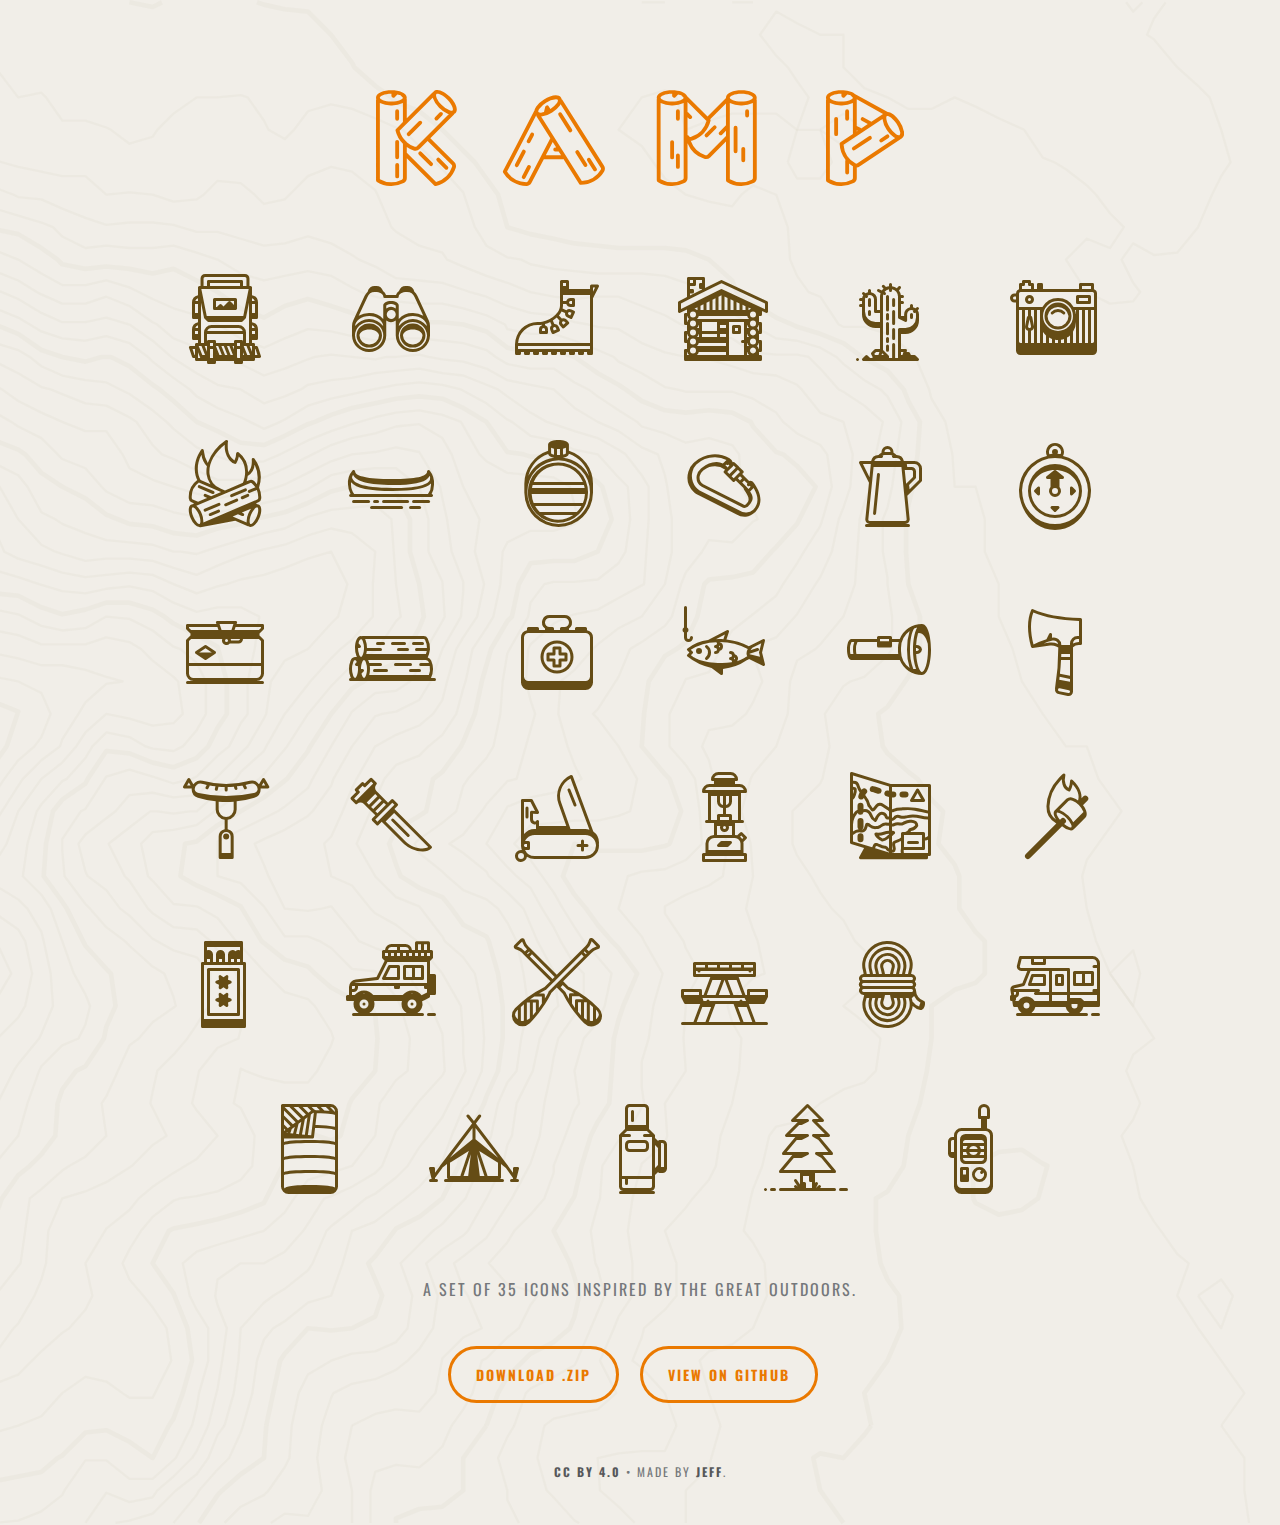
<file: index.html>
<!doctype html>
<html>
  <head>
    <meta content="IE=edge" http-equiv="X-UA-Compatible">
    <meta charset="utf-8">
    <meta content="width=device-width,initial-scale=1.0,minimum-scale=1.0,maximum-scale=1.0,user-scalable=no" name="viewport">
   <meta property="description" content="A set of 35 icons inspired by the great outdoors.">
    <meta name="robots" content="index, follow">
    
    <meta property="og:title" content="Kamp Icons">
    <meta property="og:site_name" content="Kamp Icons">
    <meta property="og:url" content="http://finiteicons.com">
    <meta property="og:image" content="http://kampicons.com/images/kamp-preview.png" />
    <meta property="og:description" content="A set of 35 icons inspired by the great outdoors.">
    <meta property="og:type" content="website">


    <link href="/images/favicon.png" rel="icon" type="image/png" />

    <!-- Use title if it's in the page YAML frontmatter -->
    <title>Kamp Icons</title>

    <link href="https://fonts.googleapis.com/css?family=Oswald:400,700" rel="stylesheet">

    <link href="/stylesheets/site.css" rel="stylesheet" />
    <script src="/javascripts/all.js"></script>
  </head>

  <body class="index">
    <img src="/images/kamp-logo.svg" class="logo" alt="Kamp logo" />

<svg class="kamp-icons-sprite" xmlns="http://www.w3.org/2000/svg">
<symbol id="backpack" viewBox="0 0 32 32"><title>kamp</title><path d="M27.97461,28.3418l-1-3A0.501,0.501,0,0,0,26.5,25H26V24.5a0.49971,0.49971,0,0,0-.5-0.5H25V23h1.5a0.49971,0.49971,0,0,0,.5-0.5v-3a2.50379,2.50379,0,0,0-2-2.4494V16h1.5a0.49971,0.49971,0,0,0,.5-0.5v-5a2.50379,2.50379,0,0,0-2-2.4494V5.5a0.47233,0.47233,0,0,0-.01373-0.06824,0.40615,0.40615,0,0,0-.07532-0.20032,0.47643,0.47643,0,0,0-.02423-0.04834C24.8819,5.17725,24.87421,5.175,24.86914,5.16937A0.49534,0.49534,0,0,0,24.5,5H24.15039V2.5a1.50164,1.50164,0,0,0-1.5-1.5H9.34961a1.50164,1.50164,0,0,0-1.5,1.5V5H7.5a0.57038,0.57038,0,0,0-.36914.16937C7.12579,5.175,7.1181,5.17725,7.11328,5.18311a0.47643,0.47643,0,0,0-.02423.04834,0.40615,0.40615,0,0,0-.07532.20032A0.47233,0.47233,0,0,0,7,5.5V8.0506A2.50379,2.50379,0,0,0,5,10.5v5a0.49971,0.49971,0,0,0,.5.5H7v1.0506A2.50379,2.50379,0,0,0,5,19.5v3a0.49971,0.49971,0,0,0,.5.5H7v1H6.5a0.46967,0.46967,0,0,0-.05914.0119,0.47264,0.47264,0,0,0-.1264.02374l-0.00391.00256a0.49217,0.49217,0,0,0-.126.0824c-0.01147.00946-.02686,0.01477-0.03729,0.02515a28.84277,28.84277,0,0,0-.10687.1579,0.51392,0.51392,0,0,0-.01276.059,0.49075,0.49075,0,0,0-.02661.13208L6,24.5V25H4.5a0.50063,0.50063,0,0,0-.47461.6582l1,3A0.501,0.501,0,0,0,5.5,29H6v0.5a0.49971,0.49971,0,0,0,.5.5H10v0.5a0.49971,0.49971,0,0,0,.5.5h2a0.49971,0.49971,0,0,0,.5-0.5V30h6v0.5a0.49971,0.49971,0,0,0,.5.5h2a0.49971,0.49971,0,0,0,.5-0.5V30h3.5a0.497,0.497,0,0,0,.18555-0.03564l0.00391-.00256a0.49217,0.49217,0,0,0,.126-0.0824c0.01147-.00946.02686-0.01477,0.03729-0.02515a28.84318,28.84318,0,0,0,.10687-0.1579,0.51392,0.51392,0,0,0,.01276-0.059,0.49075,0.49075,0,0,0,.02661-0.13208L26,29.5V29h1.5A0.50063,0.50063,0,0,0,27.97461,28.3418ZM8.16193,25l1.2,3H8.43811l-1.2-3H8.16193ZM10,25v1.90479L9.2381,25H10Zm12-4v2.5a0.49971,0.49971,0,0,0-.5-0.5h-2a0.49971,0.49971,0,0,0-.5.5V24H13V23.5a0.49971,0.49971,0,0,0-.5-0.5h-2a0.49971,0.49971,0,0,0-.5.5V21H22ZM10.08594,20A1.50151,1.50151,0,0,1,11.5,19h9a1.50151,1.50151,0,0,1,1.41406,1H10.08594ZM25,25v1.90479L24.2381,25H25Zm-1.83807,0,1.2,3H23.43811l-1.2-3h0.92383ZM19,26.18945L18.52423,25H19v1.18945ZM20,24h1v1H20V24Zm-9,0h1v1H11V24Zm2,1h0.73322l1.2,3H14.152l-1.08856-2.72168A0.48137,0.48137,0,0,0,13,25.18134V25Zm1.80939,0h0.78125l1.2,3H16.0094ZM11,26h1v3H11V26Zm2,1.8103L13.07587,28H13V27.8103ZM16.66681,25h0.78125l1.2,3H17.86682Zm3.4574,4L20,28.68945V26h1v3H20.12421ZM22,27.09521L22.36194,28H22V27.09521ZM22.08984,15H9.91016L8.11035,6h15.7793ZM6,20H7v1H6V20Zm0-9H7v3H6V11ZM21,5H11V4H21V5Zm4,6h1v3H25V11Zm0,9h1v1H25V20Zm0.90881-1H25V18.08545A1.50484,1.50484,0,0,1,25.90881,19Zm0-9H25V9.08545A1.50484,1.50484,0,0,1,25.90881,10ZM8.84961,2.5a0.50065,0.50065,0,0,1,.5-0.5H22.65039a0.50065,0.50065,0,0,1,.5.5V5H22V3.5A0.49971,0.49971,0,0,0,21.5,3h-11a0.49971,0.49971,0,0,0-.5.5V5H8.84961V2.5ZM7,9.08545V10H6.09119A1.50484,1.50484,0,0,1,7,9.08545Zm0,9V19H6.09119A1.50484,1.50484,0,0,1,7,18.08545ZM8,22.5V10.54932l1.00977,5.04883a0.49162,0.49162,0,0,0,.12415.23181c0.00616,0.0069.006,0.017,0.01257,0.02356l1,1A0.49964,0.49964,0,0,0,10.5,17h11a0.49964,0.49964,0,0,0,.35352-0.14648l1-1c0.00653-.00659.00641-0.01666,0.01257-0.02356a0.49162,0.49162,0,0,0,.12415-0.23181L24,10.54932V24H23V20.5A2.50263,2.50263,0,0,0,20.5,18h-9A2.50263,2.50263,0,0,0,9,20.5V24H8V22.5ZM5.86035,28l-0.667-2H6v2H5.86035ZM7,28.5V27.09521L7.7619,29H7V28.5ZM26,28V26h0.13965l0.667,2H26Z" /><path d="M19.5,9h-7a0.49971,0.49971,0,0,0-.5.5v3a0.49971,0.49971,0,0,0,.5.5h7a0.48635,0.48635,0,0,0,.24792-0.07507,0.46514,0.46514,0,0,0,.05029-0.03394,0.49316,0.49316,0,0,0,.163-0.19879l0.00067-.00079,0.00049-.00476A0.4973,0.4973,0,0,0,20,12.5v-3A0.49971,0.49971,0,0,0,19.5,9ZM13,10h6v1.293l-1.14648-1.14648a0.49982,0.49982,0,0,0-.707,0L15.5,11.793l-0.64648-.64648a0.49982,0.49982,0,0,0-.707,0L13.293,12H13V10Z" />
</symbol>
<symbol id="binoculars" viewBox="0 0 32 32"><title>kamp</title><path d="M28.97614,18.129c-0.0047-.04486-0.00824-0.0899-0.01459-0.1344a4.32705,4.32705,0,0,0-.36682-1.48047L24.78711,8.29,24.77917,8.2793l-0.00281-.00977a4.71,4.71,0,0,0-.99164-1.32709A2.338,2.338,0,0,0,21.208,5a2.42124,2.42124,0,0,0-2.54614,1.70819A2.38367,2.38367,0,0,0,17.654,8H14.346a2.38367,2.38367,0,0,0-1.00787-1.29181A2.42124,2.42124,0,0,0,10.792,5,2.35088,2.35088,0,0,0,8.22089,6.89813,4.36535,4.36535,0,0,0,7.2168,8.2832l-0.00061.00232L7.21289,8.29,3.40625,16.51367a4.31746,4.31746,0,0,0-.36768,1.48041c-0.00641.04492-.01007,0.09027-0.01477,0.13556C3.02008,18.20337,3,18.27435,3,18.34863V21.5A5.61322,5.61322,0,0,0,8.708,27a5.61408,5.61408,0,0,0,5.709-5.5V16.46057a2.59246,2.59246,0,0,0,3.166,0V21.5A5.71245,5.71245,0,0,0,29,21.5V18.34863C29,18.27417,28.97986,18.203,28.97614,18.129Zm-0.99323.24524A5.8218,5.8218,0,0,0,18.6,18.37476C18.691,16.50421,20.75305,15,23.292,15,25.82977,15,27.89154,16.504,27.98291,18.37427ZM21.208,6c-0.10931,0-.21155.01526-0.31812,0.02148A2.37963,2.37963,0,0,1,21.208,6Zm-10.0979.02148C11.00354,6.01526,10.90131,6,10.792,6A2.37963,2.37963,0,0,1,11.11011,6.02148ZM8.708,15c2.53894,0,4.601,1.50421,4.692,3.37476a5.8218,5.8218,0,0,0-9.38287-.00049C4.10846,16.504,6.17023,15,8.708,15Zm0,11A4.61286,4.61286,0,0,1,4,21.5,4.61286,4.61286,0,0,1,8.708,17a4.6131,4.6131,0,0,1,4.709,4.5A4.6131,4.6131,0,0,1,8.708,26Zm8.875-13.46057a2.59246,2.59246,0,0,0-3.166,0v-1.038A1.93251,1.93251,0,0,1,16,11a1.93978,1.93978,0,0,1,1.583.5v1.03943ZM16,16a1.50218,1.50218,0,1,1,1.583-1.5A1.54479,1.54479,0,0,1,16,16Zm2.583-.5v-4c0-.86914-1.08594-1.5-2.583-1.5s-2.583.63086-2.583,1.5v4.46088A6.24716,6.24716,0,0,0,8.708,14a6.70555,6.70555,0,0,0-3.46875.93445L8.12109,8.71l0.00012-.00061A2.66558,2.66558,0,0,1,10.792,7c1.42285,0,2.625.687,2.625,1.5a0.49971,0.49971,0,0,0,.5.5h4.166a0.49971,0.49971,0,0,0,.5-0.5c0-.813,1.20215-1.5,2.625-1.5a2.78561,2.78561,0,0,1,2.67554,1.72l2.87793,6.21484A6.70579,6.70579,0,0,0,23.292,14a6.24716,6.24716,0,0,0-4.709,1.96088V15.5ZM23.292,26a4.6131,4.6131,0,0,1-4.709-4.5A4.71333,4.71333,0,0,1,28,21.5,4.61286,4.61286,0,0,1,23.292,26Z" /><path d="M8.75,17.5a4.13522,4.13522,0,0,0-4.25,4,4.13522,4.13522,0,0,0,4.25,4,4.13522,4.13522,0,0,0,4.25-4A4.13522,4.13522,0,0,0,8.75,17.5Zm0,7a3.13605,3.13605,0,0,1-3.25-3c0-1.084,1.48828-2,3.25-2S12,20.416,12,21.5A3.13605,3.13605,0,0,1,8.75,24.5Z" /><path d="M23.25,17.5a4.13522,4.13522,0,0,0-4.25,4,4.13522,4.13522,0,0,0,4.25,4,4.13522,4.13522,0,0,0,4.25-4A4.13522,4.13522,0,0,0,23.25,17.5Zm0,7a3.13605,3.13605,0,0,1-3.25-3c0-1.084,1.48828-2,3.25-2s3.25,0.916,3.25,2A3.13605,3.13605,0,0,1,23.25,24.5Z" />
</symbol>
<symbol id="boot" viewBox="0 0 32 32"><title>kamp</title><path d="M29.92529,4.7373A0.50018,0.50018,0,0,0,29.5,4.5h-2A0.49971,0.49971,0,0,0,27,5V6H20V3.5A0.49971,0.49971,0,0,0,19.5,3h-2a0.49971,0.49971,0,0,0-.5.5v8c0,3.03174-4.23242,5.49707-6.99414,5.5H9.5A7.5082,7.5082,0,0,0,2,24.5v3a0.49971,0.49971,0,0,0,.5.5h1A0.49971,0.49971,0,0,0,4,27.5V27H5v0.5a0.49971,0.49971,0,0,0,.5.5h1A0.49971,0.49971,0,0,0,7,27.5V27H8v0.5a0.49971,0.49971,0,0,0,.5.5h1a0.49971,0.49971,0,0,0,.5-0.5V27h1v0.5a0.49971,0.49971,0,0,0,.5.5h1a0.49971,0.49971,0,0,0,.5-0.5V27h1v0.5a0.49971,0.49971,0,0,0,.5.5h1a0.49971,0.49971,0,0,0,.5-0.5V27h1v0.5a0.49971,0.49971,0,0,0,.5.5h1a0.49971,0.49971,0,0,0,.5-0.5V27h1v0.5a0.49971,0.49971,0,0,0,.5.5h1a0.49971,0.49971,0,0,0,.5-0.5V27h1v0.5a0.49971,0.49971,0,0,0,.5.5h1a0.49971,0.49971,0,0,0,.5-0.5V27h1v0.5a0.49971,0.49971,0,0,0,.5.5h1a0.49971,0.49971,0,0,0,.5-0.5V9.11816l1.94727-3.89453A0.49887,0.49887,0,0,0,29.92529,4.7373ZM24.5,26H3V25H27v1H24.5ZM18,4h1V5H18V4ZM15.19043,18.69092a0.50212,0.50212,0,0,1,.46191.30664L15.8457,19.4585l-0.92236.38672L14.73,19.38428A0.50017,0.50017,0,0,1,15.19043,18.69092ZM11.5,19a0.50034,0.50034,0,0,1,.5.5V20H11V19.5A0.50034,0.50034,0,0,1,11.5,19Zm-2-1h0.50635A6.46144,6.46144,0,0,0,11,17.90942V18.0921A1.49758,1.49758,0,0,0,10,19.5v1a0.49971,0.49971,0,0,0,.5.5h2a0.49971,0.49971,0,0,0,.5-0.5v-1a1.49758,1.49758,0,0,0-1-1.4079V17.68823a10.26305,10.26305,0,0,0,1.73254-.68109l0.45538,1.08514a1.45579,1.45579,0,0,0-.37982,1.67871l0.38672,0.92236a0.49937,0.49937,0,0,0,.6543.26758l1.84424-.77393a0.49958,0.49958,0,0,0,.26758-0.6543l-0.38672-.92187a1.48319,1.48319,0,0,0-1.46753-.91266L14.61182,16.5188a9.52075,9.52075,0,0,0,1.31738-.99121l0.93286,1.01678a1.491,1.491,0,0,0,.20874,1.7066l0.67627,0.73682a0.49967,0.49967,0,0,0,.70605.03076l1.47363-1.35205A0.50016,0.50016,0,0,0,19.95752,16.96l-0.67578-.73682a1.48981,1.48981,0,0,0-1.041-.48486,1.475,1.475,0,0,0-.65.12091l-0.95953-1.04578a6.16886,6.16886,0,0,0,.89618-1.33075l1.15466,0.54187a1.48091,1.48091,0,0,0,.85114,1.5033l0.90527,0.4248a0.5,0.5,0,0,0,.665-0.24023l0.84912-1.81055a0.5,0.5,0,0,0-.24023-0.665l-0.90527-.4248a1.45659,1.45659,0,0,0-1.69354.31036l-1.2536-.5882A4.29176,4.29176,0,0,0,18,11.5V11h1.0921A1.49758,1.49758,0,0,0,20.5,12h1a0.49971,0.49971,0,0,0,.5-0.5v-2A0.49971,0.49971,0,0,0,21.5,9h-1a1.49758,1.49758,0,0,0-1.4079,1H18V8h9V24H3.019A6.50864,6.50864,0,0,1,9.5,18Zm8.67529-1.26318,0.022,0.00049a0.49636,0.49636,0,0,1,.34717.16162l0.33789,0.36865-0.73682.67578-0.33789-.36816a0.50164,0.50164,0,0,1,.03076-0.707A0.49584,0.49584,0,0,1,18.17529,16.73682Zm1.54181-2.77863,0.00018-.00018,0.00018-.00073a0.4999,0.4999,0,0,1,.66486-0.24l0.45264,0.2124-0.42432.90527-0.45312-.2124A0.49984,0.49984,0,0,1,19.7171,13.95819ZM20,10.5a0.50034,0.50034,0,0,1,.5-0.5H21v1H20.5A0.50034,0.50034,0,0,1,20,10.5Zm8-3.61816V5.5h0.69092Z" />
</symbol>
<symbol id="cabin" viewBox="0 0 32 32"><title>kamp</title><path d="M30.71143,10.04688l-15-7a0.50005,0.50005,0,0,0-.43506.00586L10,5.69092V2.5A0.49971,0.49971,0,0,0,9.5,2h-5a0.49971,0.49971,0,0,0-.5.5V8.69092L1.27637,10.05273A0.5002,0.5002,0,0,0,1,10.5v3a0.50019,0.50019,0,0,0,.72363.44727L4,12.809V14H3.5a0.49971,0.49971,0,0,0-.5.5v3a0.49971,0.49971,0,0,0,.5.5H4v2H3.5a0.49971,0.49971,0,0,0-.5.5v3a0.49971,0.49971,0,0,0,.5.5H4v2H3.5a0.49971,0.49971,0,0,0-.5.5v3a0.49971,0.49971,0,0,0,.5.5h25a0.49971,0.49971,0,0,0,.5-0.5v-1a0.49971,0.49971,0,0,0-.5-0.5H28V27h0.5a0.49971,0.49971,0,0,0,.5-0.5v-3a0.49971,0.49971,0,0,0-.5-0.5H28V21h0.5a0.49971,0.49971,0,0,0,.5-0.5v-3a0.49971,0.49971,0,0,0-.5-0.5H28V15h0.5a0.49971,0.49971,0,0,0,.5-0.5V13.35181l1.28857,0.60132A0.49991,0.49991,0,0,0,31,13.5v-3A0.49946,0.49946,0,0,0,30.71143,10.04688ZM5,3H6V4H5V3ZM5,7.5H5.8335a0.49971,0.49971,0,0,0,.5-0.5V6.5a0.49971,0.49971,0,0,0-.5-0.5H5V5H6.5A0.49971,0.49971,0,0,0,7,4.5V3H9V4H8.5a0.49971,0.49971,0,0,0-.5.5v1a0.49971,0.49971,0,0,0,.5.5H9V6.19092l-4,2V7.5ZM18,28V17h5v6H22.5a0.5,0.5,0,0,0,0,1H23v4H18Zm6.6535-2.96906A0.48936,0.48936,0,0,0,24.5,25H24V24h0.071a1.991,1.991,0,0,0,.62,1C24.67877,25.01062,24.66547,25.02,24.6535,25.03094Zm0-3A0.48936,0.48936,0,0,0,24.5,22H24V21h0.071a1.991,1.991,0,0,0,.62,1C24.67877,22.01062,24.66547,22.02,24.6535,22.03094Zm0-3A0.48936,0.48936,0,0,0,24.5,19H24V18h0.071a1.991,1.991,0,0,0,.62,1C24.67877,19.01062,24.66547,19.02,24.6535,19.03094Zm0-3A0.48936,0.48936,0,0,0,24.5,16H7.5a0.48936,0.48936,0,0,0-.1535.03094C7.33453,16.02,7.32123,16.01062,7.309,16a1.991,1.991,0,0,0,.62-1H24.071a1.991,1.991,0,0,0,.62,1C24.67877,16.01062,24.66547,16.02,24.6535,16.03094ZM6,25.5a1,1,0,1,1-1,1A1.0013,1.0013,0,0,1,6,25.5ZM9,21h5v1H9V21Zm6,0h2v1H15V21Zm0-2V18h2v1H15Zm-1,1H9V17h5v3ZM7.929,18H8v1H7.5a0.48936,0.48936,0,0,0-.1535.03094C7.33453,19.02,7.32123,19.01062,7.309,19A1.991,1.991,0,0,0,7.929,18Zm0,3H8v1H7.5a0.48936,0.48936,0,0,0-.1535.03094C7.33453,22.02,7.32123,22.01062,7.309,22A1.991,1.991,0,0,0,7.929,21Zm0,3H17v1H7.5a0.48936,0.48936,0,0,0-.1535.03094C7.33453,25.02,7.32123,25.01062,7.309,25A1.991,1.991,0,0,0,7.929,24ZM24.6535,13.03094A0.48936,0.48936,0,0,0,24.5,13V12.20428l0.87726,0.40491A1.98992,1.98992,0,0,0,24.6535,13.03094ZM23.5,13h-1V11.28125l1,0.46155V13Zm-2,0h-1V10.35822l1,0.46155V13Zm-2,0h-1V9.43518l1,0.46155V13Zm-2,0h-1V8.51215l1,0.46155V13Zm-2,0h-1V8.55908l1-.5V13Zm-2,0h-1V9.55908l1-.5V13Zm-2,0h-1V10.55908l1-.5V13Zm-2,0h-1V11.55908l1-.5V13Zm-2,0a0.48936,0.48936,0,0,0-.1535.03094,1.98936,1.98936,0,0,0-.86121-0.46454L7.5,12.05908V13ZM25,14.5a0.99976,0.99976,0,0,1,1.99951-.00244v0.00488A0.99976,0.99976,0,0,1,25,14.5Zm-20,0a1,1,0,1,1,1,1A1.0013,1.0013,0,0,1,5,14.5Zm2,3a1,1,0,1,1-1-1A1.0013,1.0013,0,0,1,7,17.5Zm-2,3a1,1,0,1,1,1,1A1.0013,1.0013,0,0,1,5,20.5Zm2,3a1,1,0,1,1-1-1A1.0013,1.0013,0,0,1,7,23.5ZM7.309,28a1.991,1.991,0,0,0,.62-1H17v1H7.309ZM24,27h0.071a1.991,1.991,0,0,0,.62,1H24V27Zm2.99976-.50122L26.99951,26.5l0.00024,0.00122A1,1,0,1,1,26.99976,26.49878ZM25,23.5a1,1,0,1,1,1,1A1.0013,1.0013,0,0,1,25,23.5Zm1.99976-3.00122L26.99951,20.5l0.00024,0.00122A1,1,0,1,1,26.99976,20.49878ZM25,17.5a1,1,0,1,1,1,1A1.0013,1.0013,0,0,1,25,17.5ZM4,15H4.071a1.991,1.991,0,0,0,.62,1,1.991,1.991,0,0,0-.62,1H4V15Zm0,6H4.071a1.991,1.991,0,0,0,.62,1,1.991,1.991,0,0,0-.62,1H4V21Zm0,6H4.071a1.991,1.991,0,0,0,.62,1H4V27Zm24-1H27.929a1.991,1.991,0,0,0-.62-1,1.991,1.991,0,0,0,.62-1H28v2Zm0-6H27.929a1.991,1.991,0,0,0-.62-1,1.991,1.991,0,0,0,.62-1H28v2Zm2-7.28516-14.28857-6.668a0.5004,0.5004,0,0,0-.43506.00586L2,12.69092V10.80908L4.72345,9.44733l0.00018-.00006,5-2.5L9.724,6.947l5.78333-2.89178L30,10.81836v1.89648Z" /><path d="M22,18.5a0.49971,0.49971,0,0,0-.5-0.5h-2a0.49971,0.49971,0,0,0-.5.5v2a0.49971,0.49971,0,0,0,.5.5h2a0.49971,0.49971,0,0,0,.5-0.5v-2ZM21,20H20V19h1v1Z" />
</symbol>
<symbol id="cactus" viewBox="0 0 32 32"><title>kamp</title><path d="M5.1499,29.1499A0.5003,0.5003,0,0,0,5.5,30a0.40888,0.40888,0,0,0,.18994-0.04,0.35028,0.35028,0,0,0,.15967-0.11035,0.48213,0.48213,0,0,0,0-.69971A0.50083,0.50083,0,0,0,5.1499,29.1499Z" /><path d="M23.5,16a0.49971,0.49971,0,0,0,.5-0.5v-1a0.5,0.5,0,0,0-1,0v1A0.49971,0.49971,0,0,0,23.5,16Z" /><path d="M9,9.5v2a0.5,0.5,0,0,0,1,0v-2A0.5,0.5,0,0,0,9,9.5Z" /><path d="M9.5,13a0.49971,0.49971,0,0,0-.5.5v1a0.5,0.5,0,0,0,1,0v-1A0.49971,0.49971,0,0,0,9.5,13Z" /><path d="M25.85352,12.85352a0.49995,0.49995,0,0,0-.707-0.707l-0.27.27A2.48324,2.48324,0,0,0,24,12.0506V11.5a0.5,0.5,0,0,0-1,0v0.5498A2.45875,2.45875,0,0,0,21.0415,14.5V15H20V11h0.5a0.5,0.5,0,0,0,0-1H20V9h0.5a0.5,0.5,0,0,0,0-1H19.94739a3.61348,3.61348,0,0,0-.62732-1.48578l0.56812-.69879a0.50018,0.50018,0,1,0-.77637-0.63086l-0.481.59161A3.37252,3.37252,0,0,0,17,5.05554V4.5a0.5,0.5,0,0,0-1,0V5.05029a3.53512,3.53512,0,0,0-1.03412.27448,0.49361,0.49361,0,0,0-.11237-0.17828l-0.40625-.40625a0.49995,0.49995,0,0,0-.707.707l0.40625,0.40625c0.006,0.006.01428,0.008,0.02057,0.01367a3.34742,3.34742,0,0,0-.551.63177l-0.89246-.44623a0.50006,0.50006,0,0,0-.44727.89453L13.1828,7.40045A3.65083,3.65083,0,0,0,13,8.5V13H12V9.5a2.504,2.504,0,0,0-2-2.4494V6.5a0.5,0.5,0,0,0-1,0V7.0506a2.48324,2.48324,0,0,0-.87646.36591l-0.27-.27a0.49995,0.49995,0,0,0-.707.707l0.27,0.27A2.48324,2.48324,0,0,0,7.0506,9H6.5a0.5,0.5,0,0,0,0,1H7v1H6.5a0.5,0.5,0,0,0,0,1H7v2.5A4.50492,4.50492,0,0,0,11.5,19H13v7H11.5a0.49964,0.49964,0,0,0-.35352.14648l-1,1a0.4999,0.4999,0,0,0-.09375.57715L10.5,28.61816V29H9.707l-0.85352-.85352a0.49982,0.49982,0,0,0-.707,0l-0.99939.99939a0.49538,0.49538,0,0,0-.12128.2262,0.44891,0.44891,0,0,0-.01294.06415A0.46654,0.46654,0,0,0,7,29.5a0.497,0.497,0,0,0,.0376.18658l0.00049,0.00482L7.03876,29.6922a0.49316,0.49316,0,0,0,.163.19879,0.46514,0.46514,0,0,0,.05029.03394A0.48635,0.48635,0,0,0,7.5,30h18a0.48635,0.48635,0,0,0,.24792-0.07507,0.46514,0.46514,0,0,0,.05029-0.03394,0.49316,0.49316,0,0,0,.163-0.19879l0.00067-.00079,0.00049-.00482A0.497,0.497,0,0,0,26,29.5a0.46654,0.46654,0,0,0-.01288-0.06378,0.44891,0.44891,0,0,0-.01294-0.06415,0.49538,0.49538,0,0,0-.12128-0.2262l-0.99939-.99939A0.49964,0.49964,0,0,0,24.5,28H23.30908l-0.36182-.72363A0.5002,0.5002,0,0,0,22.5,27H21.86017l0.114-.3418A0.49952,0.49952,0,0,0,21.5,26H20V21h1.5A4.50492,4.50492,0,0,0,26,16.5v-2a2.483,2.483,0,0,0-.4165-1.37646ZM14.27637,7.94727a0.50006,0.50006,0,0,0,.44727-0.89453l-0.1991-.09955A2.2766,2.2766,0,0,1,16,6.05377V6.5a0.5,0.5,0,0,0,1,0V6.05847A2.65366,2.65366,0,0,1,19,8.5v7c0,0.00861.00446,0.01569,0.00488,0.02417a1.14671,1.14671,0,0,0,.04053.17969,0.49857,0.49857,0,0,0,.09937.14746c0.00757,0.00763.018,0.01166,0.02606,0.0188a0.49513,0.49513,0,0,0,.10944.0791l2.0415,1A0.5,0.5,0,0,0,22.0415,16.5v-2A1.46381,1.46381,0,0,1,23.5,13a1.48248,1.48248,0,0,1,.64362.15082,0.49892,0.49892,0,0,0,.70557.70557A1.48248,1.48248,0,0,1,25,14.5v1A3.50425,3.50425,0,0,1,21.5,19h-2a0.49971,0.49971,0,0,0-.5.5V29H18.0415V24.5a0.5,0.5,0,0,0-1,0V29H16V28.5a0.49964,0.49964,0,0,0-.14648-0.35352L14,26.293V8.5a2.57305,2.57305,0,0,1,.09619-0.64282ZM13.71875,27.42578L14.293,28H13.52728ZM11,9.5v4a0.49971,0.49971,0,0,0,.5.5H13v3H11.5A3.50425,3.50425,0,0,1,8,13.5v-4a1.48248,1.48248,0,0,1,.15082-0.64362,0.49893,0.49893,0,0,0,.70557-0.70557A1.48248,1.48248,0,0,1,9.5,8,1.50164,1.50164,0,0,1,11,9.5ZM11.707,27h1.09943l-0.33331,1H11.30908l-0.20068-.40137Zm9.09912,0L20.4729,28H20V27h0.80615Z" /><path d="M15.5,13.5A0.49971,0.49971,0,0,0,16,13V8.5a0.5,0.5,0,0,0-1,0V13A0.49971,0.49971,0,0,0,15.5,13.5Z" /><path d="M15.5,16.5A0.49971,0.49971,0,0,0,16,16V14.5a0.5,0.5,0,0,0-1,0V16A0.49971,0.49971,0,0,0,15.5,16.5Z" /><path d="M15.5,21.4165a0.49971,0.49971,0,0,0,.5-0.5V17.5a0.5,0.5,0,0,0-1,0v3.4165A0.49971,0.49971,0,0,0,15.5,21.4165Z" /><path d="M15.5,23.9585a0.49971,0.49971,0,0,0,.5-0.5v-1a0.5,0.5,0,1,0-1,0v1A0.49971,0.49971,0,0,0,15.5,23.9585Z" /><path d="M15.5,26.9165a0.49971,0.49971,0,0,0,.5-0.5V25a0.5,0.5,0,0,0-1,0v1.4165A0.49971,0.49971,0,0,0,15.5,26.9165Z" /><path d="M17.5415,12a0.49971,0.49971,0,0,0,.5-0.5v-2a0.5,0.5,0,0,0-1,0v2A0.49971,0.49971,0,0,0,17.5415,12Z" /><path d="M17.5415,18a0.49971,0.49971,0,0,0,.5-0.5v-4a0.5,0.5,0,0,0-1,0v4A0.49971,0.49971,0,0,0,17.5415,18Z" /><path d="M17.5415,22.9585a0.49971,0.49971,0,0,0,.5-0.5V19.5a0.5,0.5,0,0,0-1,0v2.9585A0.49971,0.49971,0,0,0,17.5415,22.9585Z" />
</symbol>
<symbol id="camera" viewBox="0 0 32 32"><title>kamp</title><path d="M29,6.0921V4.5A0.49971,0.49971,0,0,0,28.5,4h-4a0.49971,0.49971,0,0,0-.5.5V6H12V4.5A0.49971,0.49971,0,0,0,11.5,4h-1a0.49971,0.49971,0,0,0-.5.5V6H9V4.5A0.49971,0.49971,0,0,0,8.5,4H8V3.5A0.49971,0.49971,0,0,0,7.5,3h-2a0.49971,0.49971,0,0,0-.5.5V4H4.5a0.49971,0.49971,0,0,0-.5.5V6.0921A1.49758,1.49758,0,0,0,3,7.5H2.5a1.5,1.5,0,0,0,0,3H3v16A1.48344,1.48344,0,0,0,4.46289,28H28.53711A1.48344,1.48344,0,0,0,30,26.5V7.5A1.49758,1.49758,0,0,0,29,6.0921ZM25,5h3V6H25V5ZM5,5H5.5A0.49971,0.49971,0,0,0,6,4.5V4H7V4.5a0.49971,0.49971,0,0,0,.5.5H8V6H5V5ZM2.5,9.5a0.5,0.5,0,0,1,0-1H3v1H2.5ZM4,22V13H5V24H4.5A0.50034,0.50034,0,0,1,4,23.5V22Zm3-9v2.02032a0.4954,0.4954,0,0,0-.37451.38153L6.061,18.2251A1.463,1.463,0,0,0,7,19.89893V24H6V13H7Zm2,0V24H8V19.90985a1.46266,1.46266,0,0,0,.9707-1.68475L8.40625,15.40186A0.49491,0.49491,0,0,0,8,15.01477V13H9Zm2,0V24H10V13h1Zm14,0V24H24V13h1Zm2,0V24H26V13h1Zm-8,9.65V24H18V22.90967A5.936,5.936,0,0,0,19,22.65ZM17,23v1H16V22.90967A5.98827,5.98827,0,0,0,17,23Zm3,1V22.18823a6.02348,6.02348,0,0,0,1-.7287V24H20Zm-5-1.35V24H14V22.18823A5.96883,5.96883,0,0,0,15,22.65ZM22,24V20.5a0.48667,0.48667,0,0,0-.029-0.14368A5.966,5.966,0,0,0,23,17v7H22Zm-9-2.54047V24H12V20.30957A6.03907,6.03907,0,0,0,13,21.45953ZM4.46289,25c-0.01135,0-.02081-0.0061-0.032-0.007C4.45428,24.99414,4.47632,25,4.5,25H4.46289Zm24.07422,0H28.5c0.02368,0,.04572-0.00586.06909-0.007C28.55792,24.9939,28.54846,25,28.53711,25ZM23,14.5a0.49521,0.49521,0,0,0-.04486-0.203A5.9433,5.9433,0,0,0,22.65,13H23v1.5ZM22,15a5,5,0,1,1-5-5A5.00589,5.00589,0,0,1,22,15ZM7.51611,16.04883l0.47412,2.37256a0.47637,0.47637,0,0,1-.1001.40137,0.48378,0.48378,0,0,1-.84863-0.40137ZM29,21v2.5a0.50034,0.50034,0,0,1-.5.5H28V13h1v8Zm-6.81177-9a5.98629,5.98629,0,0,0-10.37646,0H4V7.5A0.50034,0.50034,0,0,1,4.5,7h24a0.50034,0.50034,0,0,1,.5.5V12H22.18823Z" /><path d="M17,10.5A4.5,4.5,0,1,0,21.5,15,4.50492,4.50492,0,0,0,17,10.5Zm0,8A3.50425,3.50425,0,0,1,13.5,15a3.54167,3.54167,0,0,1,7,0A3.50425,3.50425,0,0,1,17,18.5Z" /><path d="M7.5,8A1.5,1.5,0,1,0,9,9.5,1.50164,1.50164,0,0,0,7.5,8Zm0,2A0.5,0.5,0,1,1,8,9.5,0.50034,0.50034,0,0,1,7.5,10Z" /><path d="M27.5,8h-4a0.49971,0.49971,0,0,0-.5.5v2a0.49971,0.49971,0,0,0,.5.5h4a0.49971,0.49971,0,0,0,.5-0.5v-2A0.49971,0.49971,0,0,0,27.5,8ZM27,10H24V9h3v1Z" /><path d="M14.70508,13.64648a0.49995,0.49995,0,0,0,.707.707,2.24919,2.24919,0,0,1,3.17578,0,0.49995,0.49995,0,0,0,.707-0.707A3.24882,3.24882,0,0,0,14.70508,13.64648Z" />
</symbol>
<symbol id="campfire" viewBox="0 0 32 32"><title>kamp</title><path d="M13.7959,21.98828L9.19189,23.938a0.5,0.5,0,1,0,.38965.9209l4.604-1.94971A0.5,0.5,0,0,0,13.7959,21.98828Z" /><path d="M13.65527,24.21973l-2.7627,1.16992a0.5,0.5,0,1,0,.38965.9209l2.7627-1.16992A0.5,0.5,0,1,0,13.65527,24.21973Z" /><path d="M19.71094,20.56885l-3.68359,1.56006a0.5,0.5,0,1,0,.38965.9209l3.68359-1.56006A0.5,0.5,0,1,0,19.71094,20.56885Z" /><path d="M18.20508,20.07764a0.49819,0.49819,0,0,0,.19482-0.03955l4.604-1.9502a0.5,0.5,0,1,0-.38965-0.9209l-4.604,1.9502A0.5,0.5,0,0,0,18.20508,20.07764Z" /><path d="M23.394,19.00879l-1.8418.78027a0.5,0.5,0,1,0,.38965.9209l1.8418-.78027A0.5,0.5,0,0,0,23.394,19.00879Z" /><path d="M27.20117,22.54053a1.17661,1.17661,0,0,0-.28174-0.06,0.49147,0.49147,0,0,0-.17871-0.13483l-0.48431-.20508,0.90277-.38232a1.48517,1.48517,0,0,0,.91309-1.27539,7.14149,7.14149,0,0,0-.70544-3.57141c-0.00238-.01514-0.00531-0.03-0.00916-0.045a10.72862,10.72862,0,0,0-1.551-9.67993,0.50026,0.50026,0,0,0-.88574.376c0.00354,0.02979.31122,2.71918-1.24829,4.12823a8.11835,8.11835,0,0,0-3.14624-6.57941,0.5,0.5,0,0,0-.81445.37549,5.23634,5.23634,0,0,1-.56152,2.34375,5.36676,5.36676,0,0,1-2.17871-3.6792A13.89245,13.89245,0,0,1,16.958,1.7002a0.49976,0.49976,0,0,0-.75-0.606l-0.00049.00049A15.54083,15.54083,0,0,0,10.253,8.65283,9.725,9.725,0,0,1,8.91455,4.45215a0.5,0.5,0,0,0-.377-0.4375,0.50831,0.50831,0,0,0-.53809.21C4.71826,9.20068,6.13336,13.08624,6.75977,14.34155a7.04168,7.04168,0,0,0-2.832,6.14136,1.48517,1.48517,0,0,0,.91309,1.27539l0.90277,0.38226-0.48431.20514a0.48975,0.48975,0,0,0-.17926.13574,1.188,1.188,0,0,0-.28168.05908c-1.2085.51221-1.05615,2.6333-.28125,4.46338A6.991,6.991,0,0,0,6.001,29.27734a2.13859,2.13859,0,0,0,1.45264.72168l0.0127-.00134a0.49591,0.49591,0,0,0,.2832.09607,0.53474,0.53474,0,0,0,.0918-0.0083l11.58386-2.15027,4.19592,1.77722a0.49819,0.49819,0,0,0,.19482.03955c0.00867,0,.01569-0.00677.02429-0.0072a0.96665,0.96665,0,0,0,.70618.25427,2.13859,2.13859,0,0,0,1.45264-.72168,6.991,6.991,0,0,0,1.48389-2.27344C28.25781,25.17383,28.41016,23.05273,27.20117,22.54053Zm-3.40186,2.90332a6.51987,6.51987,0,0,0-.57324,3.01526l-4.67578-1.98053,1.76965-.74963,1.37341,0.5816a0.5,0.5,0,0,0,.38965-0.9209l-0.48114-.20374,3.07855-1.30408A7.97661,7.97661,0,0,0,23.79932,25.44385Zm-6.517.49762,0.0401-.017c-0.011.00616-.02032,0.0141-0.03064,0.021Zm9.79089-5.50836a0.48013,0.48013,0,0,1-.30371.4043l-1.9895.84265-0.00073.00012L15.80518,25.481l-0.00055.00049L8.77386,28.45923a6.51973,6.51973,0,0,0-.57318-3.01538,6.51592,6.51592,0,0,0-1.76581-2.51013l0.785-.33246,0.00079-.00018,3.78143-1.60175L24.4292,15.3125a0.47794,0.47794,0,0,1,.502.063,6.68564,6.68564,0,0,1,1.20673,1.38519l-2.21307.93756a0.5,0.5,0,1,0,.38965.9209L26.62,17.6424A6.25018,6.25018,0,0,1,27.07324,20.43311ZM25.88232,9.25488a9.79046,9.79046,0,0,1,.74622,6.47369,7.91428,7.91428,0,0,0-1.03821-1.105,1.48493,1.48493,0,0,0-1.55078-.23193l-0.82153.348a11.17453,11.17453,0,0,0,.37469-1.78162,0.47465,0.47465,0,0,0,.07379-0.02484A4.80494,4.80494,0,0,0,25.88232,9.25488ZM15.90479,2.583a17.31061,17.31061,0,0,0,.08154,1.73779C16.28955,6.085,17.2876,8.22705,19.1792,8.94727a0.50171,0.50171,0,0,0,.60254-0.2041,5.97117,5.97117,0,0,0,.834-2.20508c3.5871,3.63519,1.51465,8.386,1.35767,8.72864l-5.97314,2.52979-1.34357-.569a5.91448,5.91448,0,0,1-3.81-4.91943C10.4624,9.04053,12.33936,5.46484,15.90479,2.583ZM8.13721,5.95557A6.92155,6.92155,0,0,0,9.97046,9.77576a8.60855,8.60855,0,0,0-.11694,2.649,6.92861,6.92861,0,0,0,1.295,3.317l-3.259-1.38013A0.48571,0.48571,0,0,0,7.835,14.22559C7.81055,14.18848,5.62793,10.75928,8.13721,5.95557ZM5.23047,20.8374a0.48013,0.48013,0,0,1-.30371-0.4043,5.99783,5.99783,0,0,1,2.35889-5.24121l6.98816,2.95947,0.00208,0.001,0.00055,0.00012,0.44135,0.18689L11.35938,19.762l-1.77783-.75317a0.5,0.5,0,0,0-.38965.9209l0.88574,0.37524-0.50348.21326L7.0257,21.5976ZM5.438,26.61426c-0.72559-1.71387-.57373-3.01514-0.24951-3.15283a0.20982,0.20982,0,0,1,.083-0.01514c0.39355,0,1.33594.80029,2.0083,2.38721,0.72559,1.71387.57373,3.01514,0.24854,3.15283a1.04755,1.04755,0,0,1-.83447-0.43018A6.06205,6.06205,0,0,1,5.438,26.61426Zm21.124,0a6.06205,6.06205,0,0,1-1.25586,1.94189,1.04224,1.04224,0,0,1-.835.43018c-0.32471-.1377-0.47656-1.439.249-3.15283,0.72656-1.71582,1.76953-2.50732,2.09082-2.37207C27.13574,23.59912,27.2876,24.90039,26.562,26.61426Z" /><path d="M12.021,19a0.5,0.5,0,0,0,.19482-0.96045l-4.604-1.9502a0.5,0.5,0,0,0-.38965.9209l4.604,1.9502A0.49819,0.49819,0,0,0,12.021,19Z" />
</symbol>
<symbol id="canoe" viewBox="0 0 32 32"><title>kamp</title><path d="M28.88965,11.1582l-0.00574-.00311a0.4586,0.4586,0,0,0-.25146-0.138c-0.0141-.00317-0.02673-0.00281-0.041-0.00476a0.49087,0.49087,0,0,0-.09827-0.01135,0.49734,0.49734,0,0,0-.17615.04572l-0.00549.00067-0.0011.001a0.49406,0.49406,0,0,0-.2016.18915,0.46173,0.46173,0,0,0-.02625.041,0.48881,0.48881,0,0,0-.05817.22144c0,1.68115-3.76172,2.498-11.5,2.498-9.04871,0-11.58026-1.16229-12.259-1.95239A1.48154,1.48154,0,0,1,4.02051,11.438a0.50369,0.50369,0,0,0-.10236-0.23871L3.898,11.17413A0.47461,0.47461,0,0,0,3.49316,11.001a0.479,0.479,0,0,0-.05646.01465,0.46317,0.46317,0,0,0-.06.01556,0.492,0.492,0,0,0-.199.1134l-0.0127.00726-0.00458.00543-0.00116.00128a6.33848,6.33848,0,0,0-1.49817,4.62268,6.99881,6.99881,0,0,0,.8493,3.22156A0.49868,0.49868,0,0,0,2.52441,20h27a0.49917,0.49917,0,0,0,.00836-0.99829,6.89618,6.89618,0,0,0,.80316-3.08325A6.65937,6.65937,0,0,0,28.88965,11.1582ZM3.72852,19a5.29819,5.29819,0,0,1-1.06836-3.25293c-0.00812-.23743.00494-0.4679,0.019-0.69763C4.29968,17.03088,8.86389,18,16.52539,18c7.07153,0,11.2608-.81262,12.80756-2.48022,0.00018,0.11926.00916,0.235,0.004,0.3562A5.12866,5.12866,0,0,1,28.31934,19H3.72852ZM3.33533,12.61145C4.4704,14.97247,8.55023,16,16.52344,16c6.75488,0,10.40723-.72412,11.84082-2.34814a2.70633,2.70633,0,0,0,.46179-0.758,5.08628,5.08628,0,0,1,.21222.53571,0.48109,0.48109,0,0,0-.00995.13245,1.50405,1.50405,0,0,1-.38965,1.2417C27.75391,15.80566,24.93457,17,16.52539,17,5.73145,17,3.22363,15.063,3.02051,13.438a0.44274,0.44274,0,0,0-.02063-0.05975A4.79823,4.79823,0,0,1,3.33533,12.61145Zm13.78754,2.38409c-0.08215.00055-.16315,0.00122-0.24591,0.00159-0.0307.00024-.06134-0.00067-0.092-0.00049,0.12366-.00031.24438-0.00116,0.3667-0.00189Z" /><path d="M8.52441,21h-5a0.5,0.5,0,1,0,0,1h5A0.5,0.5,0,0,0,8.52441,21Z" /><path d="M11.52441,22a0.5,0.5,0,0,0,0-1h-1a0.5,0.5,0,1,0,0,1h1Z" /><path d="M21.52441,21h-8a0.5,0.5,0,1,0,0,1h8A0.5,0.5,0,0,0,21.52441,21Z" /><path d="M28.52441,21h-5a0.5,0.5,0,1,0,0,1h5A0.5,0.5,0,0,0,28.52441,21Z" /><path d="M19.52441,23h-10a0.5,0.5,0,1,0,0,1h10A0.5,0.5,0,0,0,19.52441,23Z" /><path d="M25.52441,23h-3a0.5,0.5,0,1,0,0,1h3A0.5,0.5,0,0,0,25.52441,23Z" />
</symbol>
<symbol id="canteen" viewBox="0 0 32 32"><title>kamp</title><path d="M19.97021,4.54926V2.50439a0.496,0.496,0,0,0-.04327-0.20062C19.71051,1.40979,18.10815,1,16.5,1s-3.21051.40979-3.42694,1.30377a0.496,0.496,0,0,0-.04327.20062V4.5849A11.63705,11.63705,0,0,0,5.10986,15.61865v2.95752a0.46766,0.46766,0,0,0,.012.05969A11.52947,11.52947,0,0,0,16.55518,30,11.52937,11.52937,0,0,0,27.988,18.63586,0.46766,0.46766,0,0,0,28,18.57617V15.61865A11.61232,11.61232,0,0,0,19.97021,4.54926ZM16.5,6.02246c-0.173,0-.33466-0.00641-0.49023-0.01556V3.99207c0.16284,0.00848.32611,0.01672,0.49023,0.01672,0.16394,0,.327-0.00824.48975-0.01672V6.00684C16.83429,6.016,16.67285,6.02246,16.5,6.02246Zm-2.47021-2.4173a4.88835,4.88835,0,0,0,.98.2724V5.87781a2.41857,2.41857,0,0,1-.98-0.35974V3.60516Zm3.96,0.27252a4.89209,4.89209,0,0,0,.98047-0.27252V5.47308a2.03371,2.03371,0,0,1-.98047.40137V3.87769ZM13.05267,5.63153a0.50089,0.50089,0,0,0,.02039.08716c0.14984,0.6189.959,1.00439,1.98511,1.18188a11.46555,11.46555,0,0,0-8.60767,6.057A10.60164,10.60164,0,0,1,13.05267,5.63153ZM16.55518,29a10.60645,10.60645,0,0,1,0-21.21045A10.60646,10.60646,0,0,1,16.55518,29ZM17.991,6.89111c1.00275-.18121,1.78857-0.56354,1.936-1.17242A0.50547,0.50547,0,0,0,19.95471,5.595a10.57434,10.57434,0,0,1,6.71191,7.37781A11.46432,11.46432,0,0,0,17.991,6.89111Z" /><path d="M16.438,8.4707a10.04368,10.04368,0,1,0,9.90527,10.043A9.986,9.986,0,0,0,16.438,8.4707ZM24.65314,22H8.25c-0.00885,0-.01624.00458-0.025,0.005a9.10138,9.10138,0,0,1-.66791-3.0116C7.56854,18.9942,7.57825,19,7.58984,19H25.319A9.09866,9.09866,0,0,1,24.65314,22ZM7.89044,16H24.986a9.08569,9.08569,0,0,1,.22223,1h-17.54A9.08569,9.08569,0,0,1,7.89044,16Zm-0.3006,2c-0.01111,0-.02039.00555-0.03131,0.00629l0.00061-.01245C7.56989,17.99451,7.579,18,7.58984,18ZM16.438,9.4707A8.91854,8.91854,0,0,1,24.64337,15H8.233A8.91782,8.91782,0,0,1,16.438,9.4707ZM11.44989,26h9.97632A8.77271,8.77271,0,0,1,11.44989,26ZM22.6286,25H10.25l-0.002.00037A9.0752,9.0752,0,0,1,8.71722,23H24.15912A9.07694,9.07694,0,0,1,22.6286,25Z" />
</symbol>
<symbol id="carabiner" viewBox="0 0 32 32"><title>kamp</title><path d="M27.11639,24.57867c2.72247-3.34589.84558-6.9104-.86542-9.35553a1.43341,1.43341,0,0,0-1.544-.54645l-1.26459-1.26459-0.001-.00146-0.00146-.001L22.38037,12.3501l0.35352-.35352a0.49982,0.49982,0,0,0,0-.707L21.32031,9.87573,21.31982,9.875l-0.00073-.00049L19.90576,8.46094a0.49964,0.49964,0,0,0-.35352-0.14648,0.49437,0.49437,0,0,0-.30493.114,2.25749,2.25749,0,0,0-1.06763-1.3606A10.00174,10.00174,0,0,0,6.7923,8.14252a0.49685,0.49685,0,0,0-.17072.11041C6.54907,8.32538,6.49023,8.403,6.42169,8.477c-0.08154.07623-.16846,0.14447-0.24786,0.22369a6.45951,6.45951,0,0,0-1.72266,2.86279,6.7863,6.7863,0,0,0,1.71094,6.67578A6.70868,6.70868,0,0,0,7.25,19.11816l13.28662,6.67822a4.78418,4.78418,0,0,0,6.021-.59619c0.103-.103.18555-0.207,0.27917-0.31055,0.054-.04919.116-0.08514,0.16809-0.13721A0.4952,0.4952,0,0,0,27.11639,24.57867ZM23.68665,22.412a0.7791,0.7791,0,0,1-.985.02551L9.41553,15.75977A2.745,2.745,0,0,1,8.23438,12.981a3.03278,3.03278,0,0,1,1.02-1.68359l0.00586-.00342c0.16754-.148.35266-0.26556,0.52942-0.39813a5.8766,5.8766,0,0,1,3.58191-1.12189,5.95192,5.95192,0,0,1,3.2323,1.04218L16.72369,10.936l-0.35358.35358a0.49982,0.49982,0,0,0,0,.707l2.82861,2.82813a0.49982,0.49982,0,0,0,.707,0l0.35352-.35352,2.56714,2.56714a1.42542,1.42542,0,0,0,.2019.5603l0.05762,0.08594c1.47559,2.20856,2.06793,3.2572.6402,4.68494C23.71106,22.38452,23.702,22.39685,23.68665,22.412ZM17.07721,9.16791L17.07727,9.168a0.5,0.5,0,0,0,.70709,0h0l0.35376,0.35352-0.6322.6322a4.7602,4.7602,0,0,0-.70331-0.71124Zm6.56635,7.2735-1.26312-1.26312,0.70715-.70691,1.06073,1.06073a0.49995,0.49995,0,0,0,.707.707L25.209,16.59277l-0.707.707Zm-1.263-2.67706-0.70715.70691-0.70709-.70709,0.707-.707Zm-1.06073-1.76776-1.41406,1.41406-0.35352.35352-0.70715-.707,2.12109-2.12146,0.70715,0.70734Zm-1.06061-1.76794L18.138,12.35022l-0.70734-.70715,0.35352-.35352L19.19873,9.875l0.35352-.35352ZM13.43164,6.77441a9.027,9.027,0,0,1,3.751.89893,0.49985,0.49985,0,0,0-.10547.08057l-1.1167,1.1167A4.09985,4.09985,0,0,0,13.791,8.33643a8.58291,8.58291,0,0,0-4.686,1.79529c-0.14874.10931-.29559,0.22174-0.436,0.34338-0.02417.02094-.04205,0.04449-0.06567,0.06567l-0.00513.00415-0.00293.00391A3.993,3.993,0,0,0,7.248,12.81494a3.74815,3.74815,0,0,0,1.66553,3.80762L22.2002,23.30029a1.748,1.748,0,0,0,1.99695-.04559,0.50036,0.50036,0,0,0,.172-0.1087l0.02106-.022,0.0014-.001,0.00574-.00653c1.98608-1.96649,1.75922-3.27655.64807-4.94611l1.16748-1.16748c1.76788,2.99164,1.70288,5.21277-.12738,7.22034a3.80005,3.80005,0,0,1-4.59967.26306L8.19922,17.80811a5.76365,5.76365,0,0,1-2.33545-6.42822A5.35464,5.35464,0,0,1,7.1319,9.18073a8.92283,8.92283,0,0,1,6.11322-2.40826C13.30713,6.77246,13.36963,6.77295,13.43164,6.77441Z" />
</symbol>
<symbol id="coffee-pot" viewBox="0 0 32 32"><title>kamp</title><path d="M24.4585,8H20.9494A2.504,2.504,0,0,0,18.5,6H18.48975A2.51276,2.51276,0,0,0,17.5,5.22516V5a2,2,0,0,0-4,0V5.22516A2.51276,2.51276,0,0,0,12.51025,6H12.5a2.504,2.504,0,0,0-2.4494,2H6.5a0.50019,0.50019,0,0,0-.44727.72363L9.27637,15.1709l0.05682-.02844L8.1123,27.35107A1.50023,1.50023,0,0,0,9.605,29H8.5a0.5,0.5,0,0,0,0,1h14a0.5,0.5,0,0,0,0-1H21.395a1.5003,1.5003,0,0,0,1.49268-1.64941L22.11206,19.595l4.74146-4.74146A0.49964,0.49964,0,0,0,27,14.5V10.5415A2.54441,2.54441,0,0,0,24.4585,8Zm-2.74768,7.58215L21.25256,11H23.5a0.50034,0.50034,0,0,1,.5.5v1.793ZM15.5,4a1.0013,1.0013,0,0,1,1,1h-2A1.0013,1.0013,0,0,1,15.5,4Zm-3,3h1a0.498,0.498,0,0,0,.36023-0.84387A1.46363,1.46363,0,0,1,14.5,6h2a1.46363,1.46363,0,0,1,.63977.15613A0.498,0.498,0,0,0,17.5,7h1a1.5031,1.5031,0,0,1,1.41455,1h-8.8291A1.5031,1.5031,0,0,1,12.5,7ZM7.30908,9H9.94745L9.50769,13.39728ZM21.76563,27.83545A0.49477,0.49477,0,0,1,21.395,28H9.605a0.50032,0.50032,0,0,1-.49756-0.5498L10.85614,9.96484h9.28772l1.74872,17.48486A0.494,0.494,0,0,1,21.76563,27.83545ZM26,14.293l-3.12811,3.12811-0.17621-1.40973,2.15784-2.15784A0.49964,0.49964,0,0,0,25,13.5v-2A1.50164,1.50164,0,0,0,23.5,10H22.07074l-0.125-1H24.4585A1.54311,1.54311,0,0,1,26,10.5415V14.293Z" /><path d="M12.53662,12.03564a0.50373,0.50373,0,0,0-.54736.44775L10.69531,25.42285a0.49993,0.49993,0,0,0,.44775.54736c0.01709,0.00146.03369,0.00244,0.05029,0.00244a0.50013,0.50013,0,0,0,.49707-0.4502L12.98438,12.583A0.49993,0.49993,0,0,0,12.53662,12.03564Z" />
</symbol>
<symbol id="compass" viewBox="0 0 32 32"><title>kamp</title><path d="M27.9881,17.76471C27.98962,17.67578,28,17.58936,28,17.5a0.49157,0.49157,0,0,0-.03381-0.16785A12.00719,12.00719,0,0,0,18.68463,6.3136a3.00011,3.00011,0,1,0-5.36926,0A12.00719,12.00719,0,0,0,4.03381,17.33215,0.49157,0.49157,0,0,0,4,17.5c0,0.08936.01038,0.17578,0.0119,0.26471C4.01038,17.84375,4,17.92059,4,18a11.92,11.92,0,0,0,.70007,4C6.3526,27.23468,10.787,31,16,31s9.6474-3.76532,11.29993-9A11.92,11.92,0,0,0,28,18C28,17.92059,27.98962,17.84375,27.9881,17.76471ZM16,5V4.999L16.5,5H16ZM14.58594,3.58594a1.99379,1.99379,0,0,1,3.28717,2.0993,9.558,9.558,0,0,0-1.05682-.14069A0.97244,0.97244,0,0,0,17,5a1,1,0,0,0-2,0,0.97405,0.97405,0,0,0,.19617.563,9.416,9.416,0,0,0-1.05652.16443A1.98822,1.98822,0,0,1,14.58594,3.58594ZM16,7A11.00676,11.00676,0,0,1,26.98816,17.76593a13.93284,13.93284,0,0,1-.62994,3.90076,10.98208,10.98208,0,0,1-20.71643,0,13.93284,13.93284,0,0,1-.62994-3.90076A11.00676,11.00676,0,0,1,16,7Z" /><path d="M16,27a9,9,0,1,0-9-9A9.01015,9.01015,0,0,0,16,27Zm0-1a8.00917,8.00917,0,0,1-8-8c0-3.85986,3.58887-7,8-7s8,3.14014,8,7A8.00917,8.00917,0,0,1,16,26Z" /><path d="M10.69141,16.53809a0.50014,0.50014,0,0,0-.54492.1084l-1,1a0.49982,0.49982,0,0,0,0,.707l1,1A0.49989,0.49989,0,0,0,10.5,19.5a0.494,0.494,0,0,0,.19141-0.03809A0.50022,0.50022,0,0,0,11,19V17A0.50022,0.50022,0,0,0,10.69141,16.53809Z" /><path d="M21.30859,16.53809A0.50022,0.50022,0,0,0,21,17v2a0.50022,0.50022,0,0,0,.30859.46191A0.494,0.494,0,0,0,21.5,19.5a0.49989,0.49989,0,0,0,.35352-0.14648l1-1a0.49982,0.49982,0,0,0,0-.707l-1-1A0.50068,0.50068,0,0,0,21.30859,16.53809Z" /><path d="M17,23H15a0.5,0.5,0,0,0-.35352.85352l1,1a0.49982,0.49982,0,0,0,.707,0l1-1A0.5,0.5,0,0,0,17,23Z" /><path d="M16.3125,11.10938a0.502,0.502,0,0,0-.625,0l-2.5,2A0.50024,0.50024,0,0,0,13.5,14h1v2.69122a2.00005,2.00005,0,1,0,3,0V14h1a0.50024,0.50024,0,0,0,.3125-0.89062ZM16,19a1,1,0,1,1,1-1A1.001,1.001,0,0,1,16,19Z" />
</symbol>
<symbol id="cooler" viewBox="0 0 32 32"><title>kamp</title><path d="M27.5,10.207l0.35291-.35291,0.00122-.00122,0.99939-.99939A0.49964,0.49964,0,0,0,29,8.5v-1A0.49971,0.49971,0,0,0,28.5,7H19.86066l0.114-.3418A0.50063,0.50063,0,0,0,19.5,6h-6a0.50063,0.50063,0,0,0-.47461.6582L13.13934,7H3.5a0.49971,0.49971,0,0,0-.5.5v1a0.49964,0.49964,0,0,0,.14648.35352L4.14587,9.85291,4.14709,9.85413,4.5,10.207V10.793l-0.35291.35291-0.00122.00122-0.99939.99939A0.49964,0.49964,0,0,0,3,12.5v11A2.50263,2.50263,0,0,0,5.5,26h-2a0.5,0.5,0,0,0,0,1h25a0.5,0.5,0,0,0,0-1h-2A2.50263,2.50263,0,0,0,29,23.5v-11a0.49964,0.49964,0,0,0-.14648-0.35352l-0.99939-.99939-0.00122-.00122L27.5,10.793V10.207ZM16.5,12a0.5,0.5,0,1,1-.5.5A0.50065,0.50065,0,0,1,16.5,12Zm1.4079,0H21a0.50065,0.50065,0,0,1-.5.5H18A1.48253,1.48253,0,0,0,17.9079,12ZM28,8V8.293L27.293,9H19.194l0.33331-1H28ZM18.80664,7l-0.667,2h-3.2793l-0.667-2h4.61328ZM4,8h9.47266L13.806,9H4.707L4,8.293V8Zm0.707,4H15.0921A1.48253,1.48253,0,0,0,15,12.5a1.49436,1.49436,0,0,0,2.60986,1H20.5A1.50164,1.50164,0,0,0,22,12h5.293L28,12.707V20H4V12.707ZM26.5,25H5.5A1.50164,1.50164,0,0,1,4,23.5V21H28v2.5A1.50164,1.50164,0,0,1,26.5,25Z" /><path d="M9.22266,18.916a0.49993,0.49993,0,0,0,.55469,0l3-2a0.5,0.5,0,0,0,0-.832l-3-2a0.49873,0.49873,0,0,0-.55469,0l-3,2a0.5,0.5,0,0,0,0,.832ZM9.5,15.10107L11.59863,16.5H7.40137Z" />
</symbol>
<symbol id="firewood" viewBox="0 0 32 32"><title>kamp</title><path d="M23,20.49023a0.5,0.5,0,0,0-.5-0.5l-5,.002a0.5,0.5,0,0,0,0,1l5-.002A0.5,0.5,0,0,0,23,20.49023Z" /><path d="M22,22.49023a0.5,0.5,0,0,0,.5.5l3-.00146a0.5,0.5,0,0,0,0-1l-3,.00146A0.5,0.5,0,0,0,22,22.49023Z" /><path d="M14.5,21.99023l-4,.00146a0.5,0.5,0,0,0,0,1l4-.00146A0.5,0.5,0,1,0,14.5,21.99023Z" /><path d="M11.5,13.99023h2a0.5,0.5,0,0,0,0-1h-2A0.5,0.5,0,0,0,11.5,13.99023Z" /><path d="M18,15.4917a0.5,0.5,0,0,0,.5.5l3-.00146a0.5,0.5,0,0,0,0-1l-3,.00146A0.5,0.5,0,0,0,18,15.4917Z" /><path d="M16.5,13.99365h0.00049l4-.00244a0.5,0.5,0,0,0-.00049-1H20.49951l-4,.00244A0.5,0.5,0,0,0,16.5,13.99365Z" /><path d="M23.5,13.99072l3-.00049a0.5,0.5,0,0,0,0-1l-3,.00049A0.5,0.5,0,0,0,23.5,13.99072Z" /><path d="M30.5,24.99023H29.31714a6.92867,6.92867,0,0,0,.10522-5.76318,2.00335,2.00335,0,0,0-1.17816-1.101,7.4706,7.4706,0,0,0,.70276-2.42139,0.49,0.49,0,0,0,.053-0.215,0.47374,0.47374,0,0,0-.01923-0.09521,7.13161,7.13161,0,0,0-.74347-3.57422,1.5042,1.5042,0,0,0-1.35742-.83008L6.49854,11a0.49665,0.49665,0,0,0-.19818.04169A1.17238,1.17238,0,0,0,5.999,11H5.998c-1.313.001-1.999,2.01318-1.998,4.001a6.98489,6.98489,0,0,0,.481,2.67139c0.05066,0.118.10413,0.21948,0.1579,0.31787H4.5a0.48145,0.48145,0,0,0-.16779.05084A1.17677,1.17677,0,0,0,3.999,17.99023H3.99854a1.74023,1.74023,0,0,0-1.52,1.32861A6.98229,6.98229,0,0,0,2,21.99121a6.98409,6.98409,0,0,0,.481,2.6709,3.64588,3.64588,0,0,0,.163.32813H2.5a0.5,0.5,0,0,0,0,1H6.85376A1.13,1.13,0,0,0,7.001,26H7.002c0.0177,0,.03241-0.009.04987-0.00977H7.455A0.46215,0.46215,0,0,0,7.50342,26l21-.00977H30.5A0.5,0.5,0,0,0,30.5,24.99023Zm-23.527,0a1.12847,1.12847,0,0,1-.57312-0.71191,4.46358,4.46358,0,0,1-.22974-0.75122l0.68335-.68335A0.5,0.5,0,0,0,6.5,21.99023H6.00043C6.00183,20.136,6.64667,19,6.999,19a1.05422,1.05422,0,0,1,.60107.72168A6.06475,6.06475,0,0,1,8,22c0.001,1.8172-.61456,2.93878-0.97223,2.99023H6.973Zm21.52747-5.376c0.05273,0.12555.09143,0.25043,0.13586,0.37555l-2.7301.00092a0.5,0.5,0,0,0,0,1l3-.001,0.006-.00122a5.76916,5.76916,0,0,1-.28192,3.028A0.48365,0.48365,0,0,0,28.5,23.99023H8.74915A7.82365,7.82365,0,0,0,9,21.999a8.35784,8.35784,0,0,0-.06732-1.007L12.5,20.99023a0.5,0.5,0,1,0,0-1l-3.75592.00183a5.13873,5.13873,0,0,0-.225-0.66443A3.63368,3.63368,0,0,0,8.356,18.99933l19.187-.00909A1.04316,1.04316,0,0,1,28.50049,19.61426Zm-1.16357-7.35938a6.24007,6.24007,0,0,1,.6554,2.73492L24.5,14.99023a0.5,0.5,0,0,0,0,1l3.41486-.00043a6.34507,6.34507,0,0,1-.28754,1.02612A0.48245,0.48245,0,0,0,27.5,16.99023H7.74915a7.11518,7.11518,0,0,0,.18628-1.00055L12.5,15.98877a0.5,0.5,0,0,0,0-1l-4.50043.00085a6.97926,6.97926,0,0,0-.48053-2.662,3.65252,3.65252,0,0,0-.163-0.32806l19.5238-.00934A0.50092,0.50092,0,0,1,27.33691,12.25488ZM5.999,12a1.05422,1.05422,0,0,1,.60107.72168A6.06475,6.06475,0,0,1,7,15c0.001,1.86035-.646,3-0.999,3a1.05422,1.05422,0,0,1-.60107-0.72168A6.06475,6.06475,0,0,1,5,15l0.00043-.01L5.5,14.99023a0.5,0.5,0,0,0,.35352-0.85352l-0.6814-.6814A1.83319,1.83319,0,0,1,5.999,12ZM3.39795,19.7124A1.03638,1.03638,0,0,1,3.999,18.99023a1.03872,1.03872,0,0,1,.59137.70258l-0.44391.44391A0.5,0.5,0,0,0,4.5,20.99023H4.9259A7.31352,7.31352,0,0,1,5,21.98975c0.001,1.86035-.646,3-0.999,3a1.05422,1.05422,0,0,1-.60107-0.72168A6.06208,6.06208,0,0,1,3,21.99023,6.05424,6.05424,0,0,1,3.39795,19.7124Z" />
</symbol>
<symbol id="first-aid" viewBox="0 0 32 32"><title>kamp</title><path d="M26,9.0506V8.5A0.49971,0.49971,0,0,0,25.5,8h-3a0.49971,0.49971,0,0,0-.5.5V9H20V8.5l-0.0022-.0108A2.49171,2.49171,0,0,0,18.5,4h-5a2.49171,2.49171,0,0,0-1.4978,4.4892L12,8.5V9H10V8.5A0.49971,0.49971,0,0,0,9.5,8h-3a0.49971,0.49971,0,0,0-.5.5V9.0506A2.50379,2.50379,0,0,0,4,11.5v15A2.50263,2.50263,0,0,0,6.5,29h19A2.50263,2.50263,0,0,0,28,26.5v-15A2.50379,2.50379,0,0,0,26,9.0506ZM13.5,5h5a1.5,1.5,0,0,1,0,3h-1a0.49971,0.49971,0,0,0-.5.5V9H15V8.5A0.49971,0.49971,0,0,0,14.5,8h-1A1.5,1.5,0,0,1,13.5,5ZM5,11.5A1.50164,1.50164,0,0,1,6.5,10h19A1.50164,1.50164,0,0,1,27,11.5v13A1.50164,1.50164,0,0,1,25.5,26H6.5A1.50164,1.50164,0,0,1,5,24.5v-13ZM25.80206,26.96942A1.502,1.502,0,0,1,25.5,27,2.453,2.453,0,0,0,25.80206,26.96942ZM6.5,27a1.502,1.502,0,0,1-.30206-0.03058A2.453,2.453,0,0,0,6.5,27Zm-0.30206.96942A2.453,2.453,0,0,0,6.5,28,1.502,1.502,0,0,1,6.19794,27.96942Zm19.60413,0A1.502,1.502,0,0,1,25.5,28,2.453,2.453,0,0,0,25.80206,27.96942Z" /><path d="M14.5,19.5V21a0.49971,0.49971,0,0,0,.5.5h2a0.49971,0.49971,0,0,0,.5-0.5V19.5H19a0.49971,0.49971,0,0,0,.5-0.5V17a0.49971,0.49971,0,0,0-.5-0.5H17.5V15a0.49971,0.49971,0,0,0-.5-0.5H15a0.49971,0.49971,0,0,0-.5.5v1.5H13a0.49971,0.49971,0,0,0-.5.5v2a0.49971,0.49971,0,0,0,.5.5h1.5Zm-1-2H15a0.49971,0.49971,0,0,0,.5-0.5V15.5h1V17a0.49971,0.49971,0,0,0,.5.5h1.5v1H17a0.49971,0.49971,0,0,0-.5.5v1.5h-1V19a0.49971,0.49971,0,0,0-.5-0.5H13.5v-1Z" /><path d="M16,23.5A5.5,5.5,0,1,0,10.5,18,5.50654,5.50654,0,0,0,16,23.5Zm0-10A4.5,4.5,0,1,1,11.5,18,4.50492,4.50492,0,0,1,16,13.5Z" />
</symbol>
<symbol id="fish" viewBox="0 0 32 32"><title>kamp</title><path d="M29.98486,12.62109a0.49972,0.49972,0,0,0-.7085-0.56836l-4.65918,2.32959a21.53866,21.53866,0,0,0-7.46747-2.25085l0.8244-2.47327a0.49971,0.49971,0,0,0-.70752-0.6001l-6.24231,3.299A14.95822,14.95822,0,0,0,4.16943,15.125a0.50029,0.50029,0,0,0-.02295.72852L4.793,16.5l-0.64648.64648a0.49933,0.49933,0,0,0,.01758.72363,18.34792,18.34792,0,0,0,8.0368,3.78027L15.2002,23.8999A0.49645,0.49645,0,0,0,15.5,24a0.49983,0.49983,0,0,0,.5-0.5V21.9715a16.6502,16.6502,0,0,0,7.90332-2.869c0.27-.16211.52686-0.31592,0.77051-0.45654l4.60254,2.30127a0.49972,0.49972,0,0,0,.7085-0.56836L29.01563,16.5ZM20,18.5a0.497,0.497,0,0,1-.15082.35632A1.50047,1.50047,0,0,0,19.60986,18.5a1.50047,1.50047,0,0,0,.23932-0.35632A0.497,0.497,0,0,1,20,18.5Zm8.01514-2.12109a0.49582,0.49582,0,0,0,0,.24219l0.33136,1.32538-3.44507-.86127a1.19133,1.19133,0,0,1-.04687-0.17651l2.80365-.93457a0.49982,0.49982,0,1,0-.31641-0.94824l-2.186.7287a4.28655,4.28655,0,0,1,.65283-0.84973l2.94287-1.47125Zm-11.89172-4.33C15.7525,12.02728,15.38531,12,15,12c-0.39264,0-.76892.02637-1.1499,0.04547-0.02185-.00525-0.04272-0.01233-0.06488-0.01666l2.84613-1.50439ZM15,14.5a0.497,0.497,0,0,1-.15082.35632A1.50047,1.50047,0,0,0,14.60986,14.5a1.50047,1.50047,0,0,0,.23932-0.35632A0.497,0.497,0,0,1,15,14.5Zm-1.29559-1.454A0.49862,0.49862,0,0,1,13.5,14a0.5,0.5,0,0,0,0,1,0.5,0.5,0,0,1,0,1,0.5,0.5,0,0,0,0,1,1.497,1.497,0,0,0,1.42975-1.07025,1.49013,1.49013,0,0,0,0-2.8595c-0.00677-.02246-0.01312-0.045-0.02087-0.067C14.93988,13.00311,14.96893,13,15,13a20.126,20.126,0,0,1,9.257,2.325,2.8047,2.8047,0,0,0-.40344,1.66919,2.20693,2.20693,0,0,0,.16455.605,0.49036,0.49036,0,0,0,.0835.19183c-0.33514.1615-.654,0.33179-0.97705,0.51416a11.139,11.139,0,0,1-2.42871,1.09064,1.4842,1.4842,0,0,0-.76605-2.32556A1.497,1.497,0,0,0,18.5,16a0.5,0.5,0,0,0,0,1,0.5,0.5,0,0,1,0,1,0.5,0.5,0,0,0,0,1,0.50034,0.50034,0,0,1,.5.5,0.48746,0.48746,0,0,1-.10022.28479A23.56407,23.56407,0,0,1,15.5,20c-6.43561,0-8.73425-1.514-10.22565-2.56732l0.57916-.57916a0.49982,0.49982,0,0,0,0-.707l-0.604-.604A17.006,17.006,0,0,1,13.70441,13.046Z" /><path d="M8,17a1,1,0,1,0-1-1A1.0013,1.0013,0,0,0,8,17Zm0.5-1H8.00049L8,15.999Z" /><path d="M10.14648,18.85352a0.49982,0.49982,0,0,0,.707,0,2.97588,2.97588,0,0,0,0-4.707,0.49995,0.49995,0,0,0-.707.707,2.01418,2.01418,0,0,1,0,3.293A0.49982,0.49982,0,0,0,10.14648,18.85352Z" /><path d="M6,11.5a0.5,0.5,0,0,0-1,0,0.5,0.5,0,0,1-1,0V9.84625a0.96614,0.96614,0,0,0,0-1.6925V1.5a0.5,0.5,0,0,0-1,0V8.15375a0.96614,0.96614,0,0,0,0,1.6925V11.5A1.5,1.5,0,0,0,6,11.5ZM3.50049,9L3.50043,8.99994,3.50482,8.999,4,9H3.50049Z" />
</symbol>
<symbol id="flashlight" viewBox="0 0 32 32"><title>kamp</title><path d="M27,7a8.00886,8.00886,0,0,0-7.411,5H17V11.5a0.49971,0.49971,0,0,0-.5-0.5h-4a0.49971,0.49971,0,0,0-.5.5V12H3.5C2.46387,12,2,13.75781,2,15.5S2.46387,19,3.5,19H19.589A8.00886,8.00886,0,0,0,27,24c1.96973,0,3-4.27588,3-8.5S28.96973,7,27,7ZM24.09546,22A16.534,16.534,0,0,1,23,15.5c0-3.01593.55157-5.78363,1.37738-6.98547a6.94552,6.94552,0,0,1,1.0144-.32068C24.47443,9.75751,24,12.63843,24,15.5A18.69649,18.69649,0,0,0,25.00189,22H24.09546ZM25,15.5c0-.17023.00482-0.33344,0.008-0.499A0.94255,0.94255,0,0,1,26,15.5a0.94255,0.94255,0,0,1-.992.499C25.00482,15.83344,25,15.67023,25,15.5ZM13,12h3v0.78564H13V12Zm-1,1v0.28564c0,0.0116.0058,0.0213,0.00659,0.03271C12.0058,13.32977,12,13.33948,12,13.35107v1a0.49971,0.49971,0,0,0,.5.5h4a0.49971,0.49971,0,0,0,.5-0.5v-1c0-.0116-0.0058-0.0213-0.00659-0.03271C16.9942,13.30695,17,13.29724,17,13.28564V13h2.26331A7.95978,7.95978,0,0,0,19,15v1a8.00884,8.00884,0,0,0,.06946,1H5.14612A7.173,7.173,0,0,1,5,15.5,4.7118,4.7118,0,0,1,5.5,13H12ZM3.5,13H4.40643A6.92715,6.92715,0,0,0,4,15.5,8.63972,8.63972,0,0,0,4.13031,17H3.14612A7.173,7.173,0,0,1,3,15.5,4.7118,4.7118,0,0,1,3.5,13ZM20,16V15a6.98793,6.98793,0,0,1,2.88-5.64642A19.44079,19.44079,0,0,0,22,15.5a19.46459,19.46459,0,0,0,.87958,6.14606A6.988,6.988,0,0,1,20,16Zm7,7c-0.72247,0-1.73291-2.29651-1.95435-6.00336A1.77051,1.77051,0,0,0,27,15.5a1.77051,1.77051,0,0,0-1.95435-1.49664,17.59655,17.59655,0,0,1,.62927-3.90131A0.61082,0.61082,0,0,1,26,10c1.39032,0,2.362,1.47119,2.92224,3.55621C28.97052,14.16553,29,14.8114,29,15.5,29,20.07813,27.81543,23,27,23Z" />
</symbol>
<symbol id="hatchet" viewBox="0 0 32 32"><title>kamp</title><path d="M24.52148,5.00049C17.53418,4.72314,12.80371,3.83838,8.70215,2.042a0.5,0.5,0,0,0-.66113.26367C6.667,5.56006,6.66016,9.5918,8.01953,14.63037a0.472,0.472,0,0,0,.02771.0531,0.48947,0.48947,0,0,0,.0556.10638,0.48063,0.48063,0,0,0,.0578.06378,0.48766,0.48766,0,0,0,.09393.07184c0.01373,0.00806.02289,0.02185,0.03741,0.02863,0.01221,0.00562.02612,0.00372,0.0387,0.0083a0.65959,0.65959,0,0,0,.203.03058c0.01318-.00085.02533,0.00409,0.03857,0.00214l5.78125-.82568a3.422,3.422,0,0,1,2.02637.32861l0.72015,0.36a81.28648,81.28648,0,0,1-1.09125,13.56232,0.48946,0.48946,0,0,0,.02209.22949,1.447,1.447,0,0,0,1.1615,1.71338l3.03809,0.60742a1.49048,1.49048,0,0,0,.293.0293A1.48138,1.48138,0,0,0,22.002,29.519l-0.00177-.01013L22.002,29.5V14.73364A2.92466,2.92466,0,0,1,23.916,14H24.502a0.49971,0.49971,0,0,0,.5-0.5v-8A0.49992,0.49992,0,0,0,24.52148,5.00049ZM8.77734,3.16162C12.792,4.83447,17.40625,5.687,24.002,5.97949V11h-0.5a2.50263,2.50263,0,0,0-2.5,2.5V14H18.10327c-0.00043-.0188.00067-0.03882,0.00024-0.05762A2.51191,2.51191,0,0,0,14.9859,11.558,0.40374,0.40374,0,0,0,15.002,11.5v-1a0.5,0.5,0,0,0-.94727-0.22363l-0.90607,1.81219A37.71246,37.71246,0,0,0,8.834,13.79248C7.74707,9.48779,7.72852,5.99854,8.77734,3.16162ZM18.09155,17H21.002v1H18.05908C18.07135,17.66541,18.084,17.33105,18.09155,17Zm-0.08514,2H21.002v5.28088l-3.35565-.67114Q17.897,21.25693,18.00641,19ZM21.002,25.30042v0.98047l-3.58228-.71649c0.04083-.31714.09143-0.63983,0.1286-0.95471Zm-6.79-12.12122-1.97736.28247c0.90045-.32922,1.88135-0.64642,2.96368-0.92993a1.504,1.504,0,0,1,1.87292,1.19379l-0.244-.122A4.42089,4.42089,0,0,0,14.21191,13.1792Zm6.61426,16.71143a0.48171,0.48171,0,0,1-.39941.09961l-3.03809-.60742a0.48188,0.48188,0,0,1-.38672-0.47168,0.48128,0.48128,0,0,1,.47754-0.481,0.50861,0.50861,0,0,1,.09766.00977l3.03809,0.60791A0.4805,0.4805,0,0,1,20.82617,29.89063ZM23.916,13a3.92088,3.92088,0,0,0-1.91406.52191V13.5a1.50164,1.50164,0,0,1,1.5-1.5h0.5v1H23.916Z" />
</symbol>
<symbol id="hotdog" viewBox="0 0 32 32"><title>kamp</title><circle cx="16.39001" cy="22.50061" r="1" /><path d="M30.71094,5.75146l-1.44336-2.5A0.49956,0.49956,0,0,0,28.40234,3.251L27.33966,5.08716a2.90227,2.90227,0,0,0-.58673-0.62866,2.83535,2.83535,0,0,0-2.47754-.50244,30.43249,30.43249,0,0,1-15.77051,0,2.84355,2.84355,0,0,0-2.47852.50244,2.90619,2.90619,0,0,0-.58716.6297L4.37793,3.25A0.49956,0.49956,0,0,0,3.5127,3.24951L2.06738,5.749A0.4994,0.4994,0,0,0,2.5,6.49951L4.92,6.49994c-0.00818.08948-.0304,0.1756-0.0304,0.26666A2.91019,2.91019,0,0,0,6.96582,9.55615a32.65938,32.65938,0,0,0,5.92383,1.2179v2.72644a3.495,3.495,0,0,0,3,3.44946v3.10114a2.50379,2.50379,0,0,0-2,2.4494v7a0.49971,0.49971,0,0,0,.5.5h4a0.49971,0.49971,0,0,0,.5-0.5v-7a2.50379,2.50379,0,0,0-2-2.4494V16.95a3.495,3.495,0,0,0,3-3.44946V10.77411a32.64467,32.64467,0,0,0,5.92383-1.218A2.90931,2.90931,0,0,0,27.88965,6.7666c0-.09082-0.02222-0.1767-0.03033-0.26593l2.419,0.00079A0.5,0.5,0,0,0,30.71094,5.75146Zm-27.34473-.252,0.5791-1L4.52246,5.5ZM6.63672,5.251A1.84688,1.84688,0,0,1,8.249,4.92285c0.55792,0.14777,1.11713.27063,1.67645,0.38788l-0.35809.71613a0.50006,0.50006,0,0,0,.89453.44727l0.375-.75a0.4893,0.4893,0,0,0,.04645-0.23206q0.96542,0.172,1.93243.28528l-0.19568.88086A0.50066,0.50066,0,0,0,13,7.25488a0.5185,0.5185,0,0,0,.1084.01172,0.50075,0.50075,0,0,0,.48828-0.3916l0.22186-.99866q1.03528,0.086,2.07111.103V7.00049a0.5,0.5,0,0,0,1,0V5.97943q1.03949-.01675,2.07819-0.10376L19.1543,6.62158a0.5,0.5,0,0,0,.48535.37891,0.48978,0.48978,0,0,0,.12109-0.01514,0.49993,0.49993,0,0,0,.36426-0.606l-0.15076-.60315Q20.9361,5.665,21.89594,5.49213a0.48891,0.48891,0,0,0,.04645.232l0.375,0.75a0.50006,0.50006,0,1,0,.89453-0.44727l-0.358-.716c0.55969-.11725,1.11914-0.24017,1.67737-0.388a1.84619,1.84619,0,0,1,1.61133.32813,1.89936,1.89936,0,0,1,.74707,1.51563,1.48572,1.48572,0,0,1-1.332,1.20459,41.54129,41.54129,0,0,1-18.33594,0,1.48572,1.48572,0,0,1-1.332-1.20459A1.90006,1.90006,0,0,1,6.63672,5.251ZM17.88965,22.50049v5.5h-3v-5.5A1.5,1.5,0,0,1,17.88965,22.50049Zm1-9a2.5,2.5,0,0,1-5,0V10.88837c0.83307,0.0672,1.6665.10577,2.5,0.10577s1.667-.03857,2.5-0.10571v2.61206ZM28.25586,5.501L28.834,4.50049,29.41211,5.501H28.25586Z" />
</symbol>
<symbol id="knife-hunting" viewBox="0 0 32 32"><title>kamp</title><path d="M29.5166,25.71143L17.14191,13.33673l1.06073-1.06085a0.49982,0.49982,0,0,0,0-.707l-1.41406-1.41406a0.51466,0.51466,0,0,0-.707,0L15.021,11.21539,11.13184,7.32666a1.49887,1.49887,0,0,1,0-2.12158,0.50082,0.50082,0,0,0,0-.707L9.71729,3.084a0.49982,0.49982,0,0,0-.707,0L7.24268,4.85156,6.88916,4.498a0.49982,0.49982,0,0,0-.707,0L4.06055,6.61914a0.49982,0.49982,0,0,0,0,.707l0.35352,0.354L2.64648,9.44775a0.49982,0.49982,0,0,0,0,.707l1.41406,1.41406a0.49982,0.49982,0,0,0,.707,0,1.50359,1.50359,0,0,1,2.12158,0l1.41309,1.41309,0.001,0.00146,0.00146,0.001,2.47382,2.47382L9.71777,16.519a0.49982,0.49982,0,0,0,0,.707l1.41406,1.41406a0.49982,0.49982,0,0,0,.707,0l1.06055-1.06061,7.4248,7.42438a9.54942,9.54942,0,0,0,6.15918,2.499,4.175,4.175,0,0,0,3.0332-1.08447A0.49982,0.49982,0,0,0,29.5166,25.71143ZM11.48535,14.751l-0.707-.707,2.82837-2.8288L14.314,11.92236ZM9.364,12.62964L12.1925,9.80115l0.70709,0.707-2.82831,2.82874ZM7.9082,11.17383l2.82819-2.82861,0.749,0.749L8.657,11.92261ZM5.47461,8.03369a0.49982,0.49982,0,0,0,0-.707l-0.35352-.354L6.53564,5.55859,6.88916,5.91211a0.49982,0.49982,0,0,0,.707,0L9.36377,4.14453l0.70752,0.707L4.41406,10.5083l-0.707-.707Zm6.01074,9.5459-0.707-.707,5.65674-5.65723,0.707,0.707Zm9.5459,6.71729-6.81079-6.8103L17.04907,14.658,28.417,26.02588C26.50391,27.24414,22.68164,25.94727,21.03125,24.29688Z" /><path d="M16.916,16.64648a0.49995,0.49995,0,0,0-.707.707l5.17578,5.17578a0.49995,0.49995,0,0,0,.707-0.707Z" />
</symbol>
<symbol id="knife-pocket" viewBox="0 0 32 32"><title>kamp</title><path d="M26,25H25V24a0.5,0.5,0,0,0-1,0v1H23a0.5,0.5,0,0,0,0,1h1v1a0.5,0.5,0,0,0,1,0V26h1A0.5,0.5,0,0,0,26,25Z" /><path d="M21.53564,12.18555a0.50005,0.50005,0,0,0,.92871-0.37109l-2-5a0.50005,0.50005,0,1,0-.92871.37109Z" /><path d="M6,16.5A0.49971,0.49971,0,0,0,6.5,16V13a0.5,0.5,0,0,0-1,0v3A0.49971,0.49971,0,0,0,6,16.5Z" /><path d="M29.96,24.959A3.38289,3.38289,0,0,0,30,24.5a4.48906,4.48906,0,0,0-1.89417-3.65491L21.25928,2.32666a0.50016,0.50016,0,0,0-.2666-0.28418,0.49466,0.49466,0,0,0-.39014-0.00586,7.61454,7.61454,0,0,0-4.09814,9.647L19.096,19H10V17.64893a0.522,0.522,0,0,0-.04541-0.38232,0.53536,0.53536,0,0,0-.91895.04785,0.47892,0.47892,0,0,1-.52393.1499A0.76331,0.76331,0,0,1,8,16.73975V14.9375l1.50439,0.062a0.51027,0.51027,0,0,0,.44238-0.231,0.49993,0.49993,0,0,0,.022-0.49854l-2.0625-3.9834a0.50044,0.50044,0,0,0-.43555-0.27L4.5083,9.96631a0.4761,0.4761,0,0,0-.35889.14355A0.49858,0.49858,0,0,0,4,10.46631V25a0.48667,0.48667,0,0,0,.02954.14648,1.43715,1.43715,0,0,0-.02954.29v0.12109a1.43385,1.43385,0,0,0,.038.318,4.45621,4.45621,0,0,0,.24744,1.15326A1.97351,1.97351,0,0,0,4,27a2,2,0,1,0,1.97742,2.22357A4.47325,4.47325,0,0,0,8.5,30h17A4.50492,4.50492,0,0,0,30,25.5a4.404,4.404,0,0,0-.04846-0.47931Zm-24.9483.65631C5.01038,25.57611,5,25.53949,5,25.5c0-.04346.01123-0.0838,0.01282-0.12683A0.43164,0.43164,0,0,1,5.43652,25H6v1H5.44238A0.43746,0.43746,0,0,1,5.01166,25.6153ZM9,21H8.99951L9,20.99988V21ZM20.50732,3.17627L26.8078,20.21661A4.43775,4.43775,0,0,0,25.5,20H20.51093l-3.06024-8.63916A6.58042,6.58042,0,0,1,20.50732,3.17627ZM5,10.9751l2.15576,0.03613,1.52881,2.95361L7.52051,13.917a0.48062,0.48062,0,0,0-.3667.13867A0.50046,0.50046,0,0,0,7,14.4165v2.32324a1.76054,1.76054,0,0,0,1.21631,1.67969A1.472,1.472,0,0,0,9,18.45117v1.549L8.99951,20H8.5A4.475,4.475,0,0,0,5,21.70648V10.9751ZM4,30a1,1,0,1,1,1-1A1.0013,1.0013,0,0,1,4,30Zm21.5-1H8.5a3.49577,3.49577,0,0,1-3.15424-2.00977C5.3783,26.99243,5.4093,27,5.44238,27H6.5A0.49971,0.49971,0,0,0,7,26.5v-2A0.49971,0.49971,0,0,0,6.5,24H5.43652c-0.02441,0-.04712.006-0.07123,0.0072,0.02338-.04944.03864-0.10333,0.06415-0.15143l0.00952-.0174a3.50585,3.50585,0,0,1,.32019-0.48828c0.01538-.01959.0318-0.03839,0.04761-0.05768A3.5203,3.5203,0,0,1,6.172,22.90619c0.03369-.03027.06989-0.0575,0.10474-0.08649a3.51263,3.51263,0,0,1,.38348-0.28394c0.05969-.03717.12372-0.06732,0.18573-0.101a3.45559,3.45559,0,0,1,.3703-0.18335c0.1-.03967.20581-0.066,0.31-0.09644,0.10175-.03015.201-0.06677,0.30615-0.08752A3.49311,3.49311,0,0,1,8.5,22h17a3.49311,3.49311,0,0,1,.6676.0675c0.10516,0.02075.20441,0.05737,0.30615,0.08752,0.10419,0.03046.21,0.05676,0.31,0.09644a3.45559,3.45559,0,0,1,.3703.18335c0.062,0.03363.126,0.06378,0.18573,0.101a3.51263,3.51263,0,0,1,.38348.28394c0.03485,0.029.071,0.05621,0.10474,0.08649a3.52029,3.52029,0,0,1,.36523.38623c0.01581,0.01929.03223,0.03809,0.04761,0.05768a3.50585,3.50585,0,0,1,.32019.48828l0.00952,0.0174a3.49726,3.49726,0,0,1,.38306,1.20673l0.00317,0.00983A3.43348,3.43348,0,0,1,29,25.5,3.50425,3.50425,0,0,1,25.5,29Z" />
</symbol>
<symbol id="lantern" viewBox="0 0 32 32"><title>kamp</title><path d="M23.85352,22.56055l-1.41406-1.41406a0.49982,0.49982,0,0,0-.707,0l-0.976.97565A2.81869,2.81869,0,0,0,20,22.00244V18h2.5a0.5,0.5,0,0,0,0-1H22V8h1.5A0.49971,0.49971,0,0,0,24,7.5,2.50294,2.50294,0,0,0,21.5,5H20V4h0.50732a0.49971,0.49971,0,0,0,.5-0.5,2.50294,2.50294,0,0,0-2.5-2.5H14.5A2.50294,2.50294,0,0,0,12,3.5a0.49971,0.49971,0,0,0,.5.5H13V5H11.5A2.50294,2.50294,0,0,0,9,7.5a0.49971,0.49971,0,0,0,.5.5H11v9H10.5a0.5,0.5,0,0,0,0,1H13v4.00244a2.86,2.86,0,0,0-2.8335,2.85547V28H9.5a0.49971,0.49971,0,0,0-.5.5v2a0.49971,0.49971,0,0,0,.5.5h14a0.49971,0.49971,0,0,0,.5-0.5v-2a0.49971,0.49971,0,0,0-.5-0.5H22.8335V24.85791a2.84256,2.84256,0,0,0-.05237-0.51758l1.07239-1.07275A0.49982,0.49982,0,0,0,23.85352,22.56055ZM14,19h1.0921A1.48253,1.48253,0,0,0,15,19.5a1.5,1.5,0,0,0,3,0,1.48253,1.48253,0,0,0-.0921-0.5H19v3H14V19ZM15,9h1v2.98877a1.16273,1.16273,0,0,1-1-1.1499V9Zm2,0h1v1.83887a1.16273,1.16273,0,0,1-1,1.1499V9Zm1,7v1H15V16h3Zm-1,3.5a0.5,0.5,0,1,1-.5-0.5A0.50034,0.50034,0,0,1,17,19.5ZM19.5,17H19V15.5a0.49971,0.49971,0,0,0-.5-0.5H17V12.9837a2.15667,2.15667,0,0,0,2-2.14484V9h2v8H19.5Zm-5-15h4.00732a1.5031,1.5031,0,0,1,1.41455,1H13.08545A1.5031,1.5031,0,0,1,14.5,2Zm-3,4h10a1.5031,1.5031,0,0,1,1.41455,1H10.08545A1.5031,1.5031,0,0,1,11.5,6ZM12,17V9h2v1.83887a2.15667,2.15667,0,0,0,2,2.14484V15H14.5a0.49971,0.49971,0,0,0-.5.5V17H12Zm1.02441,6h6.95117a1.86007,1.86007,0,0,1,1.85791,1.85791V27H11.1665V24.85791A1.86007,1.86007,0,0,1,13.02441,23ZM23,30H10V29H23v1Zm-0.61963-6.67316a2.86872,2.86872,0,0,0-.68115-0.73328l0.38672-.38654,0.707,0.707Z" /><path d="M14.5,26h3a0.49964,0.49964,0,0,0,.35352-0.14648l1-1A0.5,0.5,0,0,0,18.5,24h-3a0.49964,0.49964,0,0,0-.35352.14648l-1,1A0.5,0.5,0,0,0,14.5,26Z" />
</symbol>
<symbol id="map" viewBox="0 0 32 32"><title>kamp</title><path d="M29.5,4.97461H16.57465L3.64648,1.022A0.49966,0.49966,0,0,0,3,1.5v23a0.49972,0.49972,0,0,0,.35352.478l4.348,1.32935-1.641,3.01636A0.50029,0.50029,0,0,0,6.5,30.0625h22a0.49971,0.49971,0,0,0,.5-0.5V28.97461h0.5a0.49971,0.49971,0,0,0,.5-0.5v-23A0.49971,0.49971,0,0,0,29.5,4.97461Zm-2,16H23.15985a1.75974,1.75974,0,0,0,.2005-0.34375l0.00879-.00244a3.10581,3.10581,0,0,0,2.332-1.54346,0.51123,0.51123,0,0,0,.0459-0.2251,1.89175,1.89175,0,0,0-.65137-1.46045,2.83717,2.83717,0,0,0-2.22852-.4458,9.39261,9.39261,0,0,0-1.84863.49854c-0.13965.05127-.28516,0.11768-0.43359,0.187a1.484,1.484,0,0,1-.81641.22949,3.80863,3.80863,0,0,0-2.33691.23389c-0.12671.04077-.26239,0.08368-0.43164,0.13385V17.37384a2.13232,2.13232,0,0,0,1.19043-.69464,2.80615,2.80615,0,0,1,.3623-0.31885,1.15118,1.15118,0,0,1,.93066.05322l0.19141,0.05371a4.27409,4.27409,0,0,0,1.874.05078c0.25781-.043.5166-0.09717,0.77441-0.15137a9.206,9.206,0,0,1,1.61035-.22363,13.41527,13.41527,0,0,1,2.51953.34668A16.72722,16.72722,0,0,0,29,16.85242V22.305a1.45807,1.45807,0,0,1-1,.52844V21.47461A0.49971,0.49971,0,0,0,27.5,20.97461Zm-21-4.66113a0.99974,0.99974,0,0,0-1,1v2.03613a0.98337,0.98337,0,0,0,.37134.76007A4.06485,4.06485,0,0,0,4,20.829V18.52356a6.42277,6.42277,0,0,1,.584-2.421A4.89359,4.89359,0,0,1,5.14355,15.21l0.127-.17187a4.36152,4.36152,0,0,1,.30658-0.397A0.99843,0.99843,0,0,0,6.5,15.25928a0.98713,0.98713,0,0,0,.97009-0.85168c0.043-.00427.07849-0.01062,0.12463-0.014a2.03514,2.03514,0,0,1,1.29785.23584,2.30051,2.30051,0,0,1,.6084.96631,3.48884,3.48884,0,0,0,1.70117,2.01172c0.46289,0.21387.61621-.07666,1.11816-1.05469,0.06641-.12842.11914-0.23242,0.13574-0.26221a2.9028,2.9028,0,0,1,.79688-0.92285A0.65271,0.65271,0,0,1,13.957,15.313a1.48887,1.48887,0,0,1,.459.354,0.9914,0.9914,0,0,1,.10059.23145,1.50492,1.50492,0,0,0,.39941.66992,1.22848,1.22848,0,0,0,.88672.27734h0.00391a1.12822,1.12822,0,0,1,.18262.0083L16,16.85742v1.07477a1.0278,1.0278,0,0,0-.10156-0.03864,1.36751,1.36751,0,0,0-.416-0.01318,1.02345,1.02345,0,0,1-.11523.00586,1.066,1.066,0,0,1-.18555-0.03467,2.37382,2.37382,0,0,0-.31152-0.05566,2.64044,2.64044,0,0,0-1.73437.67041,4.39153,4.39153,0,0,1-.43848.28564,2.1444,2.1444,0,0,1-1.0791.28809,2.4476,2.4476,0,0,1-1.63477-.47363l-0.11426-.11719a2.59612,2.59612,0,0,0-.292-0.27686,1.34544,1.34544,0,0,0-.8457-0.291A0.67724,0.67724,0,0,0,8.249,18.084a0.72258,0.72258,0,0,0-.1709.311l-0.10547.36816c-0.28735,1.04041-.49023,1.44928-0.97223,1.433A0.98553,0.98553,0,0,0,7.5,19.34961V17.31348A0.99974,0.99974,0,0,0,6.5,16.31348ZM6.49512,10.15625a1.00507,1.00507,0,0,0,.26367.03564,0.99364,0.99364,0,0,0,.85968-0.51221A7.06856,7.06856,0,0,1,8.7998,12.21582a0.50752,0.50752,0,0,0,.125.25342,4.39576,4.39576,0,0,1,.43066.55664,6.15838,6.15838,0,0,0,.79.9668,0.52235,0.52235,0,0,0,.38281.14648L10.8125,14.123a0.49851,0.49851,0,0,0,.34863-0.17041l0.124-.14258c0.35059-.40137.749-0.85645,1.08008-1.31152a0.972,0.972,0,0,1,1.29395.00293c0.50977,0.31787,1.00879.66162,1.50879,1.00488l0.2832,0.19385c0.11523,0.0791.22266,0.15674,0.3252,0.23047,0.079,0.05688.14941,0.10236,0.22363,0.15417v1.7674a1.76,1.76,0,0,1-.416-0.0285,0.65587,0.65587,0,0,1-.124-0.25732,1.82193,1.82193,0,0,0-.23242-0.4834,2.43472,2.43472,0,0,0-.82227-0.66406,1.65894,1.65894,0,0,0-1.69531.10889,3.761,3.761,0,0,0-1.10059,1.231c-0.01953.03125-.09082,0.166-0.17871,0.3374-0.05762.11328-.126,0.24609-0.18945,0.36914a3.20829,3.20829,0,0,1-.82715-1.27686,3.03433,3.03433,0,0,0-.959-1.38525,2.9869,2.9869,0,0,0-1.93457-.40674L7.5,13.39886V12.22266a1,1,0,0,0-2,0v1.43079a0.72813,0.72813,0,0,0-.11914.00525,1.8018,1.8018,0,0,0-.92187.79443l-0.10254.13867A5.98384,5.98384,0,0,0,4,15.09937V10.24274a2.73729,2.73729,0,0,0,.90918-1.44147L4.9873,8.5542a3.74979,3.74979,0,0,0,.24121-1.90869,0.7161,0.7161,0,0,0-.55176-0.58594C4.45178,5.99506,4.227,5.93756,4,5.88715V4.88855a1.43907,1.43907,0,0,1,.63574.07239,0.673,0.673,0,0,1,.40527.34912c0.06543,0.14941.123,0.314,0.18652,0.49463A8.80283,8.80283,0,0,0,6.20978,7.855,5.58436,5.58436,0,0,0,5.793,8.92871,0.99941,0.99941,0,0,0,6.49512,10.15625ZM29,15.85181a15.98313,15.98313,0,0,1-2.34961-.342,14.323,14.323,0,0,0-2.707-.3667,8.3201,8.3201,0,0,0-1.82617.24512c-0.24414.05127-.48828,0.103-0.7334,0.14355a3.28768,3.28768,0,0,1-1.44922-.03027l-0.17578-.04932a2.011,2.011,0,0,0-1.76465.0791,3.79306,3.79306,0,0,0-.502.43115,2.19822,2.19822,0,0,1-.459.37939c-0.01135-.00964-0.02185-0.01654-0.0332-0.02557v-1.8891a2.11859,2.11859,0,0,0,.72168-0.21765,6.583,6.583,0,0,1,2.43066-.39258c0.292-.01221.57715-0.02441,0.84961-0.04639a13.866,13.866,0,0,1,3.58887.126c1.50665,0.26813,2.81244.582,4.40918,0.971v0.98431Zm-6.16016,3.88306a0.50076,0.50076,0,0,0-.35059.353,1.13142,1.13142,0,0,1-.89453.80176l-0.19751.085H20.5a0.49971,0.49971,0,0,0-.5.5v1.36823a3.33337,3.33337,0,0,1-1.2207.624,6.10054,6.10054,0,0,0-1.21777.54346l-0.28418.20654a0.49705,0.49705,0,0,0-.19336.29346,3.58968,3.58968,0,0,0,.082,1.54785,1.6994,1.6994,0,0,1,.06543.77832,0.41557,0.41557,0,0,1-.18109.08191A0.45639,0.45639,0,0,0,17.04,26.86426,0.46833,0.46833,0,0,0,17,26.802V22.35675q0.1745-.134.35254-0.28888a4.53257,4.53257,0,0,1,.459-0.3667,0.50259,0.50259,0,0,0,.21484-0.51758l-0.03516-.17236a0.50107,0.50107,0,0,0-.374-0.38623A1.94024,1.94024,0,0,0,17,20.5918v-1.3197c0.0871-.01935.17194-0.04254,0.25293-0.06653,0.16016-.0459.32227-0.09863,0.4873-0.15186a2.98092,2.98092,0,0,1,1.7373-.229,2.15254,2.15254,0,0,0,1.52832-.27832c0.12207-.05713.24121-0.11279,0.35547-0.15479a8.44714,8.44714,0,0,1,1.65234-.44873,1.89816,1.89816,0,0,1,1.44043.22314,0.85653,0.85653,0,0,1,.28516.60352,2.35841,2.35841,0,0,1-1.625.89209ZM4,6.92261c0.09052,0.02313.17517,0.03448,0.26855,0.06079a3.2519,3.2519,0,0,1-.2334,1.26416L4,8.35925V6.92261ZM16,21.83789a6.15618,6.15618,0,0,0-.91992.73486,2.48185,2.48185,0,0,1-1.25684.57568,6.59542,6.59542,0,0,1-1.248-.88965,8.70949,8.70949,0,0,0,1.85449-.3623A7.42276,7.42276,0,0,1,16,21.58643v0.25146Zm0,5.74353v0.21735l-4.29736-1.31384-0.35181-.10754,0.29175-.7016a2.2681,2.2681,0,0,1,1.03223.3418,3.8686,3.8686,0,0,0,2.06152.54541,0.724,0.724,0,0,1,.332.39648,0.4816,0.4816,0,0,0,.10547.13721L15.458,27.35547a0.53779,0.53779,0,0,0,.09082.06592A1.43787,1.43787,0,0,0,16,27.58142Zm1,0.39319V27.94043a1.49305,1.49305,0,0,0,1.00684-.47217,1.83441,1.83441,0,0,0,.13867-1.6123,3.54932,3.54932,0,0,1-.1123-0.9541l0.082-.06006a5.2814,5.2814,0,0,1,1-.43262A7.367,7.367,0,0,0,20,24.03534V26.4165a3.85774,3.85774,0,0,0-.0484,1.55811H17Zm4-4.49091V21.97461h6v4H21V23.4837ZM29,13.839c-1.50494-.36621-2.77417-0.66718-4.2334-0.92688a14.98273,14.98273,0,0,0-3.84668-.13867c-0.25879.02148-.53125,0.03271-0.80957,0.04395a7.41234,7.41234,0,0,0-2.81445.48682A1.57933,1.57933,0,0,1,17,13.41547V9.47461h0.44531a1,1,0,0,0,0-2H17v-1.5H29V13.839ZM16,5.84473V7.276l-0.251-.07678a1.00012,1.00012,0,0,0-.584,1.91309L16,9.36755v3.4967l-0.26562-.18213c-0.51172-.35156-1.02441-0.70312-1.5459-1.0293a1.92279,1.92279,0,0,0-2.63184.25684c-0.27734.38086-.61816,0.77686-0.93066,1.13525a5.44438,5.44438,0,0,1-.44629-0.58545A5.8611,5.8611,0,0,0,9.75391,11.895,8.42806,8.42806,0,0,0,8.06683,8.62939a2.16485,2.16485,0,0,1,.35211-0.4751A0.99978,0.99978,0,0,0,7.03613,6.71C6.96021,6.78259,6.89441,6.8678,6.824,6.94727a8.3265,8.3265,0,0,1-.65405-1.47559C6.09766,5.26709,6.03223,5.08154,5.959,4.9126a1.65726,1.65726,0,0,0-.96777-0.88574A2.41473,2.41473,0,0,0,4,3.88794V2.17578ZM4,22.02094c0.08313-.05371.165-0.104,0.25-0.1601a2.91045,2.91045,0,0,1,2.34473-.71094c1.64746,0.34912,2.08594-1.19531,2.3418-2.12012L8.958,18.957l0.00488,0.00439a1.62126,1.62126,0,0,1,.17871.17383c0.04883,0.05225.09863,0.10449,0.15137,0.1543A3.31779,3.31779,0,0,0,11.5957,20.04a3.14322,3.14322,0,0,0,1.57031-.4043,5.52509,5.52509,0,0,0,.54492-0.35156,1.90129,1.90129,0,0,1,1.07031-.49219,1.25463,1.25463,0,0,1,.1748.03418,2.1532,2.1532,0,0,0,.35938.05908,1.8228,1.8228,0,0,0,.25-0.0083,0.71568,0.71568,0,0,1,.13184-0.00391A1.274,1.274,0,0,1,16,19.05182v1.53546a8.186,8.186,0,0,0-1.834.34436,5.07529,5.07529,0,0,1-2.42285.26855,0.50028,0.50028,0,0,0-.59863.5708c0.15918,0.95557,1.36523,1.79932,2.34961,2.33936a0.4996,0.4996,0,0,0,.24023.06152,0.513,0.513,0,0,0,.07715-0.00586,3.63616,3.63616,0,0,0,1.97949-.89062c0.06409-.06342.13971-0.12128,0.209-0.18225v3.40344L15.91016,26.415a1.52865,1.52865,0,0,0-1.03516-.85156,0.50822,0.50822,0,0,0-.21191-0.002,2.915,2.915,0,0,1-1.55957-.44775c-0.77148-.36572-1.73242-0.82324-2.30566.01758a0.46153,0.46153,0,0,0-.04883.09033l-0.35864.86206L4,24.12988V22.02094Zm24.5,5.95367H20.95673l-0.0036-.03467a6.913,6.913,0,0,1-.05768-0.96533H27.5a0.49971,0.49971,0,0,0,.5-0.5V23.864c0.054-.01276.11426-0.02991,0.166-0.04175A4.42233,4.42233,0,0,0,29,23.56781v4.4068H28.5Z" /><path d="M23.5,10.97461h4.041a0.5,0.5,0,0,0,.43262-0.75l-2.02051-3.5a0.51914,0.51914,0,0,0-.86523,0l-2.02051,3.5A0.5,0.5,0,0,0,23.5,10.97461Zm2.02051-3,1.1543,2H24.36621Z" /><path d="M25.5,23.97461h-3a0.5,0.5,0,0,0,0,1h3A0.5,0.5,0,0,0,25.5,23.97461Z" /><path d="M20.5,9.47461h1a1,1,0,0,0,0-2h-1A1,1,0,0,0,20.5,9.47461Z" /><path d="M10.4209,7.69336a4.17032,4.17032,0,0,1,.78711.2085l1.03613,0.31689a0.97705,0.97705,0,0,0,.292.04443,1.00013,1.00013,0,0,0,.292-1.95654L11.876,6.019a5.65734,5.65734,0,0,0-1.13867-.30029A0.9999,0.9999,0,1,0,10.4209,7.69336Z" /><path d="M6.5,21.417a0.99974,0.99974,0,0,0-1,1v1a1,1,0,0,0,2,0v-1A0.99974,0.99974,0,0,0,6.5,21.417Z" />
</symbol>
<symbol id="marshmallow" viewBox="0 0 32 32"><title>kamp</title><path d="M26.79883,10.61523a0.99989,0.99989,0,0,0-1.41406-1.41406L24.844,9.74194c0.11493-1.364-.29248-3.54041-2.96509-6.10278a0.50027,0.50027,0,0,0-.84619.3501,5.83483,5.83483,0,0,1-.56348,2.32422,2.30723,2.30723,0,0,1-.979-1.3623,4.9254,4.9254,0,0,1-.04883-2.75342,0.477,0.477,0,0,0-.20312-0.57715,0.54814,0.54814,0,0,0-.65674.0708c-0.51318.47754-1.04395,0.97168-1.53809,1.51758a14.30993,14.30993,0,0,0-3.8916,9.209,6.32979,6.32979,0,0,0,3.28625,5.72986L6.293,28.293A0.99989,0.99989,0,1,0,7.707,29.707L18.34808,19.066a5.326,5.326,0,0,0,2.95612,1.433,1.22613,1.22613,0,0,0,.90186-0.34131,1.0725,1.0725,0,0,0,.15-0.23346,0.48927,0.48927,0,0,0,.20007-0.11664l3.54541-3.54492c0.87469-.87469.53247-2.59-0.7561-4.20728,0.012-.01093.02771-0.01453,0.03931-0.02612Zm-12.647,1.80859a13.31042,13.31042,0,0,1,3.63379-8.54395c0.15576-.17236.31445-0.33838,0.479-0.50342a7.07061,7.07061,0,0,0,.26855,1.86377,3.34528,3.34528,0,0,0,1.95068,2.21533,0.49925,0.49925,0,0,0,.64941-0.22412,7.88147,7.88147,0,0,0,.77881-2.12109C24.308,7.7948,23.93176,9.78888,23.684,10.48163A6.04894,6.04894,0,0,0,22.11035,9.644a2.201,2.201,0,0,0-2.33057.29688l-3.89551,3.89551a0.49471,0.49471,0,0,0-.11139.17328c-0.46509.68323-.11658,1.80231,0.63763,2.92542A5.24953,5.24953,0,0,1,14.15186,12.42383ZM21.499,19.45068a1.22823,1.22823,0,0,1-1.01562-.17236,6.6704,6.6704,0,0,1-1.425-.92267l0.3161-.3161a0.99989,0.99989,0,0,0-1.41406-1.41406l-0.31128.31128a6.61526,6.61526,0,0,1-.8855-1.37769,1.22609,1.22609,0,0,1-.17236-1.01562,0.28085,0.28085,0,0,1,.19531-0.05273,5.39947,5.39947,0,0,1,2.96875,1.79639,7.70871,7.70871,0,0,1,1.57129,2.14844A1.225,1.225,0,0,1,21.499,19.45068Zm0.89874-.97058a0.49876,0.49876,0,0,0,.06018.01172l-0.04193.042C22.41071,18.51617,22.40344,18.49786,22.39777,18.4801Zm3.07611-4.135a0.4771,0.4771,0,0,0-.07739.05139l-3.25,3.25a0.48031,0.48031,0,0,0-.06183.09314,9.12068,9.12068,0,0,0-1.62225-2.15955,7.77152,7.77152,0,0,0-2.95355-1.95416l2.978-2.978a1.32061,1.32061,0,0,1,1.30957-.0542,5.861,5.861,0,0,1,2.15808,1.41113c0.007,0.00739.009,0.01721,0.01624,0.02441,0.01013,0.01013.0238,0.01318,0.03424,0.02277a5.89038,5.89038,0,0,1,1.44379,2.194C25.46027,14.281,25.46381,14.311,25.47388,14.34509Z" />
</symbol>
<symbol id="matches" viewBox="0 0 32 32"><title>kamp</title><path d="M22.5,9H22V2.5A0.49971,0.49971,0,0,0,21.5,2H9.5a0.49971,0.49971,0,0,0-.5.5V9H8.5a0.49971,0.49971,0,0,0-.5.5v21a0.49971,0.49971,0,0,0,.5.5h14a0.49971,0.49971,0,0,0,.5-0.5V9.5A0.49971,0.49971,0,0,0,22.5,9ZM18,9V8h1V9H18ZM16,9V6.5a1.5,1.5,0,0,0-3,0V9H12V6.5A1.50164,1.50164,0,0,0,10.5,5a1.48253,1.48253,0,0,0-.5.0921V4H21V5.0921a1.45315,1.45315,0,0,0-1.5.298A1.49347,1.49347,0,0,0,17,6.5V9H16ZM14,8h1V9H14V8Zm6,0h1V9H20V8ZM10,8h1V9H10V8ZM9.5,10H22V28H9V10H9.5Z" /><path d="M10.5,27h10a0.49971,0.49971,0,0,0,.5-0.5v-15a0.49971,0.49971,0,0,0-.5-0.5h-10a0.49971,0.49971,0,0,0-.5.5v15A0.49971,0.49971,0,0,0,10.5,27ZM11,12h9V26H11V12Z" /><path d="M17.92285,15.2666L17.00293,14.877l0.10742-.9502a0.50016,0.50016,0,0,0-.78516-0.46436L15.5,14.04395l-0.8252-.58154a0.50016,0.50016,0,0,0-.78516.46436l0.10742,0.9502-0.91992.38965a0.50026,0.50026,0,0,0,0,.9209l0.91992,0.39014-0.10742.9502a0.5013,0.5013,0,0,0,.24219.48584,0.495,0.495,0,0,0,.543-0.02148L15.5,17.41064l0.8252,0.58154a0.50016,0.50016,0,0,0,.78516-0.46436l-0.10742-.9502,0.91992-.39014A0.50026,0.50026,0,0,0,17.92285,15.2666Z" /><path d="M17.92285,21.18359l-0.91992-.39014,0.10742-.94971a0.50016,0.50016,0,0,0-.78516-0.46436L15.5,19.96045l-0.8252-.58105a0.50016,0.50016,0,0,0-.78516.46436l0.10742,0.94971-0.91992.39014a0.50026,0.50026,0,0,0,0,.9209l0.91992,0.38965-0.10742.9502a0.50016,0.50016,0,0,0,.78516.46436L15.5,23.32715l0.8252,0.58154a0.50016,0.50016,0,0,0,.78516-0.46436l-0.10742-.9502,0.91992-.38965A0.50026,0.50026,0,0,0,17.92285,21.18359Z" />
</symbol>
<symbol id="offroad" viewBox="0 0 32 32"><title>kamp</title><path d="M13.5,15h5a0.49971,0.49971,0,0,0,.5-0.5v-4a0.49971,0.49971,0,0,0-.5-0.5h-3a0.5002,0.5002,0,0,0-.44727.27637l-2,4A0.50019,0.50019,0,0,0,13.5,15Zm2.30908-4H18v3H14.30908Z" /><path d="M20.5,15h6a0.49971,0.49971,0,0,0,.5-0.5v-4a0.49971,0.49971,0,0,0-.5-0.5h-6a0.49971,0.49971,0,0,0-.5.5v4A0.49971,0.49971,0,0,0,20.5,15ZM26,11v3H24V11h2Zm-5,0h2v3H21V11Z" /><path d="M30.5,13H29V8.707l0.85291-.85291A0.50607,0.50607,0,0,0,30,7.5v-2A0.49971,0.49971,0,0,0,29.5,5H29V2.5625a0.49971,0.49971,0,0,0-.5-0.5h-4a0.49971,0.49971,0,0,0-.5.5V5H22.98315A2.162,2.162,0,0,0,20.8335,3h-4.667a2.162,2.162,0,0,0-2.14966,2H13.5a0.49971,0.49971,0,0,0-.5.5v2a0.50607,0.50607,0,0,0,.14709.35413l0.74481,0.74481L11.17432,14.0332l-6.93652.77051A2.51251,2.51251,0,0,0,2,17.30371V19.9585H1.5a0.49971,0.49971,0,0,0-.5.5V21.5a0.49971,0.49971,0,0,0,.5.5H3.57184l0.08362,0.0249A3.452,3.452,0,0,0,3.5,23a3.48925,3.48925,0,0,0,1.726,3H3.5a0.5,0.5,0,0,0,0,1h23a0.5,0.5,0,0,0,0-1H24.774a3.40484,3.40484,0,0,0,1.60071-3.87823l0.52136-.26074,0.081-.02411-0.00427-.01422,1.75085-.87543A0.5002,0.5002,0,0,0,29,20.5V20h1.5a0.49971,0.49971,0,0,0,.5-0.5v-6A0.49971,0.49971,0,0,0,30.5,13ZM7,21.5A1.5,1.5,0,1,1,5.5,23,1.50164,1.50164,0,0,1,7,21.5Zm0-2a3.46365,3.46365,0,0,0-.546.05524,2.72541,2.72541,0,0,1,1.09155-.00006A3.46624,3.46624,0,0,0,7,19.5Zm16,2A1.5,1.5,0,1,1,21.5,23,1.50164,1.50164,0,0,1,23,21.5Zm0-2a3.46365,3.46365,0,0,0-.546.05524,2.72541,2.72541,0,0,1,1.09155-.00006A3.46624,3.46624,0,0,0,23,19.5Zm3.18488,0.59851A3.96587,3.96587,0,0,0,19.897,20H10.10266A3.95915,3.95915,0,0,0,3.897,20H3V19H3.5A1.50164,1.50164,0,0,0,5,17.5V17H17v0.5a0.49971,0.49971,0,0,0,.5.5h1a0.49971,0.49971,0,0,0,.5-0.5V17h8v0.5a0.49971,0.49971,0,0,0,.5.5H28v1.19092ZM3.0567,17H4v0.5a0.50034,0.50034,0,0,1-.5.5H3V17.30371A1.45981,1.45981,0,0,1,3.0567,17ZM24.5,6H25V7H24V6h0.5ZM29,6V7H28V6h1ZM26.5,6H27V7H26V6h0.5ZM23,6V7H22V6h1ZM21,7H20V6h1V7ZM19,6V7H18V6h1ZM17,7H16V6h1V7ZM28,5H27V3.0625h1V5ZM25,3.0625h1V5H25V3.0625ZM21.98828,5H19V4.03125C19,4.02014,18.99445,4.01093,18.99371,4H20.8335A1.16845,1.16845,0,0,1,21.98828,5ZM16.1665,4h1.83978C18.00555,4.01093,18,4.02014,18,4.03125V5H15.01172A1.16845,1.16845,0,0,1,16.1665,4ZM14,6h1V7H14V6ZM4.34814,15.79785l7.207-.80078a0.50053,0.50053,0,0,0,.39209-0.27344L14.80957,9H28v7H3.76215A1.49307,1.49307,0,0,1,4.34814,15.79785ZM8.774,26A3.48925,3.48925,0,0,0,10.5,23a3.45066,3.45066,0,0,0-.15533-0.97461L10.42981,22h9.142l0.08362,0.0249A3.452,3.452,0,0,0,19.5,23a3.48925,3.48925,0,0,0,1.726,3H8.774Z" /><circle cx="7" cy="23" r="0.5" /><circle cx="23" cy="23" r="0.5" /><path d="M30.5,26h-2a0.5,0.5,0,0,0,0,1h2A0.5,0.5,0,0,0,30.5,26Z" />
</symbol>
<symbol id="paddles" viewBox="0 0 32 32"><title>kamp</title><path d="M30.97339,26.66583c0.00562-.032.017-0.06219,0.02173-0.09454l-0.03137-.00464a3.461,3.461,0,0,0-.98914-2.10376,37.41622,37.41622,0,0,0-9.73828-7.01953l-0.292-.145-0.01172-.00586-1.88434-1.88531,8.91461-8.915,0.60449-.60449a4.37163,4.37163,0,0,1,1.7002-1.05078l0.47461-.1582a0.8656,0.8656,0,0,0,.33789-1.43311l-1.99219-1.9917a0.86552,0.86552,0,0,0-1.43359.33887l-0.15723.47314A4.38051,4.38051,0,0,1,25.44629,3.7666l-0.60449.60449-8.91553,8.91553L7.07422,4.43457l-0.001-.00146-0.60449-.605A4.3636,4.3636,0,0,1,5.418,2.12842l-0.1582-.47461a0.86674,0.86674,0,0,0-1.43359-.33838V1.31592L1.833,3.30859a0.86609,0.86609,0,0,0,.33984,1.43213l0.47363,0.1582A4.38807,4.38807,0,0,1,4.34766,5.94971l0.60449,0.605L13.80493,15.408l-1.95142,1.95142-0.13184.06592a37.39183,37.39183,0,0,0-9.73828,7.019A3.50015,3.50015,0,0,0,6.93359,29.394c0.4317-.43164.82977-0.89148,1.23877-1.34222,0.03-.024.05829-0.03992,0.08838-0.06451l-0.01355-.0166Q9.11072,27.01324,9.90234,26H9.958V25.929q0.96835-1.241,1.82922-2.5589a0.4903,0.4903,0,0,0,.13837-0.20917,37.47874,37.47874,0,0,0,2.02655-3.50513l0.14551-.2915,0.00684-.01318,1.82239-1.82251,2.01355,2.0144,0.06543,0.13135a37.41122,37.41122,0,0,0,7.01953,9.73828A3.5,3.5,0,0,0,31,26.938C31,26.84558,30.98047,26.757,30.97339,26.66583ZM24.88959,21.438H22.5a0.49971,0.49971,0,0,0-.5.5v2.389c-0.35223-.48566-0.67206-0.99384-1-1.49658V20.438h2.39313C23.89587,20.76593,24.404,21.08575,24.88959,21.438Zm2.04791,7.16888V23.04346c0.36438,0.3064.70978,0.63574,1.0625,0.95667v4.60059A2.48707,2.48707,0,0,1,26.9375,28.60687ZM25,27.69226V22.438h0.9375v5.81409A7.055,7.055,0,0,1,25,27.69226ZM23,22.438h1v4.3905c-0.34644-.39862-0.67163-0.81317-1-1.22589V22.438Zm6.96643,4.15582a2.47494,2.47494,0,0,1-.66663,1.23334A3.89166,3.89166,0,0,1,29,28.09747V24.923c0.08685,0.08514.18152,0.16089,0.26758,0.24695A2.47118,2.47118,0,0,1,29.96643,26.59381ZM25.603,6.438l-0.707-.707,0.29932-.29932,0.707,0.707Zm0.55029-1.96436a5.38188,5.38188,0,0,0,1.293-2.09229l0.08887-.2666,1.68359,1.68457-0.26758.08887a5.37539,5.37539,0,0,0-2.09082,1.29248l-0.251.251-0.707-.707ZM2.96289,3.95068L2.69531,3.86084,4.37988,2.17676,4.46875,2.44482a5.3632,5.3632,0,0,0,1.293,2.09082l0.251,0.251-0.707.707-0.251-.25146A5.38384,5.38384,0,0,0,2.96289,3.95068ZM6.71973,5.49414L6.947,5.72144l-0.707.707L6.0127,6.20117ZM6.947,7.1355l0.707-.707,7.56519,7.56519-0.70728.70728ZM8.958,22.5v3.08508c-0.32837.41272-.6535,0.82721-1,1.22583V22.5h1Zm-5,6.093V24H3.93823c0.33948-.30933.66943-0.63007,1.01978-0.9259v5.54608A2.45518,2.45518,0,0,1,3.958,28.593Zm3-.87909a6.82508,6.82508,0,0,1-1,.58307V22.5h1v5.21393Zm-4-2.80945v3.16565c-0.09521-.07916-0.1853-0.16071-0.26758-0.243a2.47689,2.47689,0,0,1-.69049-1.33759,2.47482,2.47482,0,0,1,.69049-1.3382C2.77649,25.06531,2.87115,24.98962,2.958,24.90448ZM9.458,21.5H6.96625c0.48132-.35175.9826-0.67444,1.48083-1.0022L8.458,20.5h2.5v2.31244c-0.32794.50281-.64777,1.01111-1,1.49677V22A0.49971,0.49971,0,0,0,9.458,21.5Zm3.81738-2.73437a0.46718,0.46718,0,0,0-.13086.27l-0.08691.17334c-0.34058.681-.71881,1.33893-1.09961,1.99493V20a0.49971,0.49971,0,0,0-.5-0.5H10.02783c0.70209-.41187,1.41016-0.8147,2.14111-1.18018l0.2041-.10205a0.50057,0.50057,0,0,0,.12988-0.09375l2.267-2.267a0.34857,0.34857,0,0,0,.19116-0.19116L24.189,6.438l0.707,0.707Zm5.52344,0.2583a0.48409,0.48409,0,0,0-.09375-0.13037L17.2066,17.39447l0.70734-.70734,1.43274,1.43347a0.4801,0.4801,0,0,0,.26172.12744L19.79,18.33838c0.681,0.34052,1.33881.71881,1.99481,1.09961H20.5a0.49971,0.49971,0,0,0-.5.5V21.222c-0.3808-.65594-0.75909-1.31366-1.09961-1.99451Z" />
</symbol>
<symbol id="picnic-table" viewBox="0 0 32 32"><title>kamp</title><path d="M29.5,23a0.48711,0.48711,0,0,0,.2359-0.067,0.46341,0.46341,0,0,0,.05194-0.035,0.48773,0.48773,0,0,0,.1366-0.14929c0.00592-.01.01758-0.01453,0.02283-0.025l1-2L30.95,20.71057A0.492,0.492,0,0,0,31,20.5v-2a0.49971,0.49971,0,0,0-.5-0.5h-6a0.49971,0.49971,0,0,0-.5.5V20H23.47168l-2.25-6H26.5a0.49971,0.49971,0,0,0,.5-0.5v-2a0.4684,0.4684,0,0,0-.0144-0.07153A0.4684,0.4684,0,0,0,27,11.35693V9.5A0.49971,0.49971,0,0,0,26.5,9h-4c-0.0155,0-.02844.00739-0.04358,0.00879H6.5a0.49971,0.49971,0,0,0-.5.5v1.85742a0.47212,0.47212,0,0,0,.01349.06689A0.47212,0.47212,0,0,0,6,11.5v2a0.49971,0.49971,0,0,0,.5.5h5.27832l-2.25,6H9V18.5A0.49971,0.49971,0,0,0,8.5,18h-6a0.49971,0.49971,0,0,0-.5.5v2a0.492,0.492,0,0,0,.05.21057l0.00275,0.01306,1,2c0.00525,0.0105.01691,0.015,0.02283,0.025a0.48772,0.48772,0,0,0,.1366.14929,0.46341,0.46341,0,0,0,.05194.035A0.48711,0.48711,0,0,0,3.5,23H8.40332l-2.25,6H2.5a0.5,0.5,0,0,0,0,1h28a0.5,0.5,0,0,0,0-1H26.84668l-2.25-6H29.5ZM9.875,21H23.19092l0.5,1H22.5a0.5,0.5,0,0,0-1,0h-10a0.5,0.5,0,0,0-1,0H9.49237l-0.3125-1H9.875Zm6.65332-6,1.875,5H14.59668l1.875-5h0.05664Zm-3.05664,8h6.05664l2.25,6H11.22168ZM25,19h5v1H25V19Zm-5.52832,1-1.875-5h2.93164l1.875,5H19.47168ZM26,10.85693H23V10h3v0.85693Zm-4,.00928H19V10.00879h3v0.85742Zm-4,0H15V10.00879h3v0.85742Zm-4,0H11V10.00879h3v0.85742Zm-7-.85742h3v0.85742H7V10.00879ZM7,12H7.5a0.5,0.5,0,0,0,1,0h16a0.5,0.5,0,0,0,1,0H26v1H7V12Zm5.47168,3h2.93164l-1.875,5H10.59668ZM3,19H8v1H3V19ZM7.22168,29l1.875-5h2.93164l-1.875,5H7.22168Zm15.625,0-1.875-5h2.93164l1.875,5H22.84668Z" />
</symbol>
<symbol id="rope" viewBox="0 0 32 32"><title>kamp</title><path d="M27.98871,22.53839a0.49349,0.49349,0,0,0-.35-0.51886A3.74817,3.74817,0,0,1,25,18.50488l-0.00031-.00171L25,18.5a1.48855,1.48855,0,0,0-.39014-1,1.47667,1.47667,0,0,0,0-2A1.49347,1.49347,0,0,0,23.5,13H23.36206c0.08051-.41656.16522-0.81189,0.261-1.1709a6.78845,6.78845,0,0,0,.11377-3.43555,8.50223,8.50223,0,0,0-16.6001.5791A6.59034,6.59034,0,0,0,7.28613,11.688c0.10577,0.44263.183,0.87671,0.26459,1.312H7.5a1.49347,1.49347,0,0,0-1.10986,2.5,1.47667,1.47667,0,0,0,0,2A1.49347,1.49347,0,0,0,7.5,20H7.72308a11.63108,11.63108,0,0,1-.28461,1.20508,6.655,6.655,0,0,0,.05859,4.16553,8.5029,8.5029,0,0,0,16.23975-.76416,5.53655,5.53655,0,0,0,.1449-0.96283,5.39954,5.39954,0,0,0,2.51868,1.34613A0.50117,0.50117,0,0,0,26.50049,25c0.01306,0,.02472-0.00549.0376-0.00653a0.62545,0.62545,0,0,0,.16211.029,0.69642,0.69642,0,0,0,.29053-0.06543,2.156,2.156,0,0,0,.84814-1.15771A2.4592,2.4592,0,0,0,27.98871,22.53839Zm-7.3642-1.23175a5.33528,5.33528,0,0,1-2.98389,6.26123A5.59474,5.59474,0,0,1,12,26.74268a5.24685,5.24685,0,0,1-1.65332-5.32617c0.035-.13226.06567-0.27814,0.09857-0.4165h0.9693c-0.0282.11169-.05316,0.23108-0.083,0.33936A4.38582,4.38582,0,0,0,17.47949,26.542a4.50816,4.50816,0,0,0,2.16406-5.293c-0.02136-.07916-0.03931-0.16779-0.05981-0.249H20.5531C20.57727,21.10089,20.59894,21.20807,20.62451,21.30664Zm-1.9458.20361a3.5117,3.5117,0,0,1-1.63965,4.13428,3.55146,3.55146,0,0,1-4.0166-.67236,3.44831,3.44831,0,0,1-.72705-3.3667V21.605c0.05389-.19519.10291-0.39948,0.15161-0.605h0.964c-0.06757.2674-.13312,0.53583-0.21179,0.79639a2.43484,2.43484,0,1,0,4.60156-.00049c-0.07867-.26031-0.14417-0.52869-0.21173-0.7959h0.96387C18.59381,21.17249,18.63428,21.34595,18.67871,21.51025Zm-1.30695-1.48444L17.36664,20H17.5A0.48392,0.48392,0,0,0,17.37177,20.02582Zm-0.528,2.05963a1.49,1.49,0,0,1-.28369,1.4751,1.53374,1.53374,0,0,1-2.12061,0,1.4904,1.4904,0,0,1-.2832-1.47461A19.46278,19.46278,0,0,0,14.66113,20h1.67773A19.42533,19.42533,0,0,0,16.84375,22.08545Zm-3.21552-2.05963A0.48343,0.48343,0,0,0,13.5,20h0.13336ZM7,16.5A0.50034,0.50034,0,0,1,7.5,16h16a0.5,0.5,0,0,1,0,1H7.5A0.50034,0.50034,0,0,1,7,16.5Zm1.25879-5.04395a5.61861,5.61861,0,0,1-.1377-2.30469,7.50209,7.50209,0,0,1,14.647-.51074,5.816,5.816,0,0,1-.11084,2.93066c-0.11768.43945-.22217,0.91016-0.31738,1.42871h-0.9834c0.07275-.37939.1499-0.72363,0.23584-1.05518a6.34019,6.34019,0,0,0-3.562-7.43359,6.61059,6.61059,0,0,0-6.667.97461,6.18388,6.18388,0,0,0-1.9834,6.35449C9.47559,12.19971,9.562,12.58252,9.64258,13h-1.062C8.48779,12.48975,8.38281,11.97559,8.25879,11.45605ZM19.36328,13c0.08569-.44275.17633-0.86371,0.28027-1.24854A4.50888,4.50888,0,0,0,17.48,6.458a4.56516,4.56516,0,0,0-5.16553.86377,4.445,4.445,0,0,0-.98291,4.33936c0.11371,0.41174.21191,0.863,0.3042,1.33887H10.655c-0.094-.50873-0.19391-0.98468-0.30835-1.4165A5.24685,5.24685,0,0,1,12,6.25732a5.593,5.593,0,0,1,5.64063-.8252,5.33528,5.33528,0,0,1,2.98389,6.26123C20.5199,12.09607,20.43,12.53015,20.34369,13H19.36328Zm-5.207-2.08545a1.49,1.49,0,0,1,.28369-1.4751,1.53374,1.53374,0,0,1,2.12061,0,1.4904,1.4904,0,0,1,.2832,1.47461A19.46278,19.46278,0,0,0,16.33887,13H14.66113A19.42533,19.42533,0,0,0,14.15625,10.91455Zm3.11182-2.18213a2.5604,2.5604,0,0,0-3.53564,0,2.46342,2.46342,0,0,0-.5332,2.47168c0.17407,0.57611.31232,1.175,0.43414,1.7959H12.65967c-0.10742-.58105-0.22705-1.10937-0.36426-1.60547a3.44831,3.44831,0,0,1,.72705-3.3667,3.55064,3.55064,0,0,1,4.0166-.67236,3.5117,3.5117,0,0,1,1.63965,4.13428v0.00049C18.55225,11.957,18.44092,12.4541,18.34033,13H17.36664c0.12183-.62091.26007-1.21991,0.43414-1.79639A2.46373,2.46373,0,0,0,17.26807,8.73242ZM7.5,14h16a0.5,0.5,0,0,1,0,1H7.5A0.5,0.5,0,0,1,7.5,14ZM7,18.5A0.50034,0.50034,0,0,1,7.5,18h16a0.5,0.5,0,0,1,0,1H7.5A0.50034,0.50034,0,0,1,7,18.5Zm15.76807,5.85938a7.50292,7.50292,0,0,1-14.32959.67334,5.6523,5.6523,0,0,1-.04395-3.53564C8.44305,21.3382,8.48529,21.1684,8.52832,21H9.41608c-0.01282.05042-.023,0.11017-0.03619,0.15967a6.18388,6.18388,0,0,0,1.9834,6.35449,6.60692,6.60692,0,0,0,6.667.97461,6.34054,6.34054,0,0,0,3.562-7.43408C21.58783,21.03754,21.58447,21.01721,21.58008,21H22.5a0.46391,0.46391,0,0,0,.05011-0.01013c0.03516,0.14777.0694,0.298,0.10712,0.43884A5.816,5.816,0,0,1,22.76807,24.35938ZM23.90674,22.209a0.48049,0.48049,0,0,0-.08423-0.07812,8.78979,8.78979,0,0,0-.19946-0.96c-0.01575-.059-0.029-0.12592-0.04425-0.18622a0.48817,0.48817,0,0,0,.27472-0.13116l0.50916-.50916a4.78577,4.78577,0,0,0,2.14453,2.26941,3.512,3.512,0,0,0-.2821.58691,3.44185,3.44185,0,0,0-.17273.648A5.27393,5.27393,0,0,1,23.90674,22.209Z" />
</symbol>
<symbol id="rv" viewBox="0 0 32 32"><title>kamp</title><path d="M7.5,17h5a0.49971,0.49971,0,0,0,.5-0.5v-3a0.49971,0.49971,0,0,0-.5-0.5h-4a0.501,0.501,0,0,0-.47461.3418l-1,3A0.50063,0.50063,0,0,0,7.5,17Zm1.36035-3H12v2H8.19336Z" /><path d="M28.5,12h-6a0.49971,0.49971,0,0,0-.5.5v4a0.49971,0.49971,0,0,0,.5.5h6a0.49971,0.49971,0,0,0,.5-0.5v-4A0.49971,0.49971,0,0,0,28.5,12ZM23,16V13h2v3H23Zm5,0H26V13h2v3Z" /><path d="M30.5,26h-2a0.5,0.5,0,0,0,0,1h2A0.5,0.5,0,0,0,30.5,26Z" /><path d="M28.50293,7H4.5a0.50036,0.50036,0,0,0-.48535.37891L3.32422,10.14209A1.49469,1.49469,0,0,0,4.77441,12H6.7619l-1.631,4.07715-2.84863.71191A1.51535,1.51535,0,0,0,1.16016,18.5l0.24615,1.47736A0.49275,0.49275,0,0,0,1,20.4585V21.5a0.49971,0.49971,0,0,0,.5.5H1.74329l0.26355,1.582A0.50011,0.50011,0,0,0,2.5,24h1V23.97906l0.04968,0.01257A2.99734,2.99734,0,0,0,4.84772,26H3.5a0.5,0.5,0,0,0,0,1h23a0.5,0.5,0,0,0,0-1H24.15228a2.99754,2.99754,0,0,0,1.29718-2H30.5a0.49971,0.49971,0,0,0,.5-0.5V9.49658A2.49971,2.49971,0,0,0,28.50293,7ZM12,8V9H9V8h3ZM2.52441,17.75928l3.09668-.77441a0.4969,0.4969,0,0,0,.34277-0.29932L7.83807,12H14v7H10.707l0.14648-.14648A0.5,0.5,0,0,0,10.5,18H2.2121A0.50351,0.50351,0,0,1,2.52441,17.75928ZM15,12h5v7H15V12Zm8.5,11.5a1,1,0,0,1-2,0V23h2v0.5ZM2.60278,19.97919A0.47818,0.47818,0,0,0,2.5,19.9585H2.417L2.2572,19H3v0.5A0.49355,0.49355,0,0,1,2.60278,19.97919ZM2.745,21.92688A0.49307,0.49307,0,0,0,3,21.5V20.9079A1.49758,1.49758,0,0,0,4,19.5V19H9.293l-0.14648.14648A0.5,0.5,0,0,0,9.5,20H14v2H9.19958a3.57809,3.57809,0,0,0-1.46106-1.22485c-0.03076-.014-0.05908-0.03174-0.09039-0.0448a3.12911,3.12911,0,0,0-.36945-0.11493c-0.06543-.01776-0.12744-0.04309-0.19452-0.0564a2.92075,2.92075,0,0,0-1.1684,0c-0.06622.01312-.12738,0.03815-0.192,0.0556a3.11266,3.11266,0,0,0-.37268.116c-0.02979.01239-.05676,0.0293-0.08612,0.04266A3.57719,3.57719,0,0,0,3.80011,22H2.7572ZM6.5,22.5a1,1,0,1,1-1,1A1.001,1.001,0,0,1,6.5,22.5Zm13.5-1V22H15V20h5v1.5ZM8.15228,26a2.99754,2.99754,0,0,0,1.29718-2H19.55054a2.99754,2.99754,0,0,0,1.29718,2H8.15228ZM26,22H25.707l-0.85352-.85352A0.49964,0.49964,0,0,0,24.5,21H21V20h9v2H26Zm4-10v6H29a0.49971,0.49971,0,0,0-.5.5V19H21V11.5a0.49971,0.49971,0,0,0-.5-0.5H4.77441a0.49484,0.49484,0,0,1-.47949-0.61523L4.89063,8H8V9.5a0.49971,0.49971,0,0,0,.5.5h4A0.49971,0.49971,0,0,0,13,9.5V8H28.50293A1.49872,1.49872,0,0,1,30,9.49658V10H29a0.5,0.5,0,0,0,0,1h1v1Z" /><path d="M18.5,13h-2a0.49971,0.49971,0,0,0-.5.5v3a0.49971,0.49971,0,0,0,.5.5h2a0.49971,0.49971,0,0,0,.5-0.5v-3A0.49971,0.49971,0,0,0,18.5,13ZM18,16H17V14h1v2Z" />
</symbol>
<symbol id="sleeping-bag" viewBox="0 0 32 32"><title>kamp</title><path d="M23.5,1H7.5a0.49971,0.49971,0,0,0-.5.5v27A2.50294,2.50294,0,0,0,9.5,31h14A2.50294,2.50294,0,0,0,26,28.5V3.5A2.50294,2.50294,0,0,0,23.5,1ZM9.793,2l3.808,3.808-0.907.679L8.207,2H9.793Zm3,0,2.52362,2.52362-0.90692.679L11.207,2H12.793Zm3,0,1.23932,1.23932L16.239,3.83319a0.48383,0.48383,0,0,0-.06732.05042l-0.04633.03467L14.207,2H15.793Zm3.0752,0,1.08337,1.08337c-0.41827-.01361-0.86432-0.025-1.34216-0.034l-0.543-.19L17.207,2h1.66113Zm3.07178,0,1.28284,1.28284q-0.75146-.08029-1.795-0.13727L20.28223,2h1.65771ZM17.77075,3.936a0.48736,0.48736,0,0,0,.17291.053L17.061,11.45361l-1.10632-.1106,1.00763-6.80176ZM8.82813,10.63037l0.35742-.26758-0.09784.29352Zm6.99713-5.238-0.86676,5.851-0.97717-.09772L14.9549,6.044Zm-2.84308,5.65338-0.95441-.09546L12.86285,7.61,13.767,6.93323Zm-1.96014-.196-0.91461-.09143L10.5896,9.31177l1.00507-.75238Zm0.86328-3.75739-0.907.679L8,4.793V3.207Zm-1.7157,1.2843-0.90692.679L8,7.793V6.207ZM8.454,9.661L8,10.00085V9.207ZM8,19.66986c1.62891-.89636,15.37109-0.89636,17,0V23.64c-1.11249-.3443-3.466-0.64-8.5-0.64s-7.38751.29572-8.5,0.64V19.66986ZM16.5,18c-5.034,0-7.38751.29572-8.5,0.64V14.66986c1.62891-.89636,15.37109-0.89636,17,0V18.64C23.88751,18.29572,21.534,18,16.5,18Zm0-5c-5.034,0-7.38751.29572-8.5,0.64V12.5h9.50049a0.49362,0.49362,0,0,0,.1861-0.0376,0.48674,0.48674,0,0,0,.05811-0.03534,0.31411,0.31411,0,0,0,.14417-0.12567,0.482,0.482,0,0,0,.05933-0.08807,0.48914,0.48914,0,0,0,.02478-0.07916,0.47619,0.47619,0,0,0,.02362-0.07556L18.35712,9.009C22.78033,9.0976,24.56921,9.42932,25,9.64691V13.64C23.88751,13.29572,21.534,13,16.5,13Zm1.97491-4.98773,0.46771-3.95636C23.581,4.16022,24.72687,4.50836,25,4.64911V8.59033A29.65227,29.65227,0,0,0,18.47491,8.01227ZM25,3.5V3.593c-0.02441-.00714-0.04865-0.01428-0.07428-0.0213L23.354,2H23.5A1.50164,1.50164,0,0,1,25,3.5ZM8,24.66986c1.62891-.89636,15.37109-0.89636,17,0V28.5a1.48639,1.48639,0,0,1-.04419.34583C24.19543,28.42621,22.16632,28,16.75,28c-6.88062,0-8.291.687-8.58185,1.17548A1.48082,1.48082,0,0,1,8,28.5V24.66986Z" />
</symbol>
<symbol id="tent" viewBox="0 0 32 32"><title>kamp</title><path d="M30.5,26H30.12225l0.86212-3.37646A0.49974,0.49974,0,0,0,30.5,22h-1a0.49971,0.49971,0,0,0-.5.5v1.44006l-1.59326-2.23059-0.00458-.00427-0.00372-.00745L16.62622,7.498,18.2749,5.2998a0.4998,0.4998,0,1,0-.7998-0.59961L15.98755,6.68365,14.39063,4.6875a0.50024,0.50024,0,0,0-.78125.625L15.366,7.5083,4.60156,21.69775a0.49374,0.49374,0,0,0-.06995.13977L3,23.95532V22.5A0.49971,0.49971,0,0,0,2.5,22h-1a0.49974,0.49974,0,0,0-.48437.62354L1.87775,26H1.5a0.5,0.5,0,0,0,0,1h2a0.5,0.5,0,0,0,0-1H3V25.662l2.43652-3.369,0.00293-.00641L7,21.0097V25.5a0.49971,0.49971,0,0,0,.5.5h-1a0.5,0.5,0,0,0,0,1h19a0.5,0.5,0,0,0,0-1h-1a0.49971,0.49971,0,0,0,.5-0.5V21.0097l1.63239,1.33563L29,25.66V26H28.5a0.5,0.5,0,0,0,0,1h2A0.5,0.5,0,0,0,30.5,26ZM12.5285,25c0.16571-.47931.69263-2.04315,2.42261-7.25183L14.058,25H12.5285ZM24.0174,18.91357L16.5,12.763V8.98627l7.52026,9.91315ZM15.5,12.763L7.9826,18.91357l-0.00287-.01416L15.5,8.98627V12.763ZM8,20.49109A0.48417,0.48417,0,0,0,8.09937,20.486a0.49326,0.49326,0,0,0,.09015-0.03381,0.4714,0.4714,0,0,0,.07562-0.02838L14.251,16.68292c-1.19678,3.60321-2.60937,7.84784-2.7124,8.12421A0.4942,0.4942,0,0,0,11.50116,25H8V20.49109ZM17.942,25l-0.897-7.28339L19.47314,25H17.942Zm2.55157,0a0.49054,0.49054,0,0,0-.01947-0.1582l-2.7182-8.15454,5.97894,3.73657a0.49667,0.49667,0,0,0,.26465.07617L24,20.49988V25H20.49359Z" />
</symbol>
<symbol id="thermos" viewBox="0 0 32 32"><title>kamp</title><path d="M23.5,13h-1a0.4964,0.4964,0,0,0-.46527.3277L21,12.293V11.5a0.503,0.503,0,0,0-.14709-0.35413L19,9.293V2.5A1.50164,1.50164,0,0,0,17.5,1h-5A1.50164,1.50164,0,0,0,11,2.5V9.293L9.14709,11.14587A0.503,0.503,0,0,0,9,11.5v17A1.50164,1.50164,0,0,0,10.5,30h-1a0.5,0.5,0,0,0,0,1h11a0.5,0.5,0,0,0,0-1h-1A1.50164,1.50164,0,0,0,21,28.5V24.707l1.03473-1.03473A0.4964,0.4964,0,0,0,22.5,24h1A1.50164,1.50164,0,0,0,25,22.5v-8A1.50164,1.50164,0,0,0,23.5,13ZM23,14h0.5a0.50065,0.50065,0,0,1,.5.5V22H23V14ZM10,25V12h2.5a0.5,0.5,0,0,0,0-1H10.707l1-1H18.293l1,1H17.5a0.5,0.5,0,0,0,0,1H20V25H10ZM21,14.707l1,1V21.293l-1,1V14.707ZM12,2.5A0.50065,0.50065,0,0,1,12.5,2h5a0.50065,0.50065,0,0,1,.5.5V8H12V2.5ZM19.5,29h-9a0.50065,0.50065,0,0,1-.5-0.5V26h1v1.5a0.5,0.5,0,0,0,1,0V26h8v2.5A0.50065,0.50065,0,0,1,19.5,29Z" /><path d="M17.5,13h-5A1.50164,1.50164,0,0,0,11,14.5v1A1.50164,1.50164,0,0,0,12.5,17h5A1.50164,1.50164,0,0,0,19,15.5v-1A1.50164,1.50164,0,0,0,17.5,13ZM18,15.5a0.50065,0.50065,0,0,1-.5.5h-5a0.50065,0.50065,0,0,1-.5-0.5v-1a0.50065,0.50065,0,0,1,.5-0.5h5a0.50065,0.50065,0,0,1,.5.5v1Z" /><path d="M13.5,3a0.49971,0.49971,0,0,0-.5.5v3a0.5,0.5,0,0,0,1,0v-3A0.49971,0.49971,0,0,0,13.5,3Z" />
</symbol>
<symbol id="tree" viewBox="0 0 32 32"><title>kamp</title><path d="M25.5,29H20.707l0.14648-.14648a0.49995,0.49995,0,0,0-.707-0.707l-0.82129.82129,0.62207-1.24414a0.50006,0.50006,0,0,0-.89453-0.44727L19,27.38184V24h6.5a0.50039,0.50039,0,0,0,.38428-0.82031L21.56738,18H24.5a0.50039,0.50039,0,0,0,.38428-0.82031L20.56738,12H23.5a0.5,0.5,0,0,0,.35352-0.85352L19.707,7H21.5a0.5,0.5,0,0,0,.35352-0.85352l-5-5a0.49982,0.49982,0,0,0-.707,0l-5,5A0.5,0.5,0,0,0,11.5,7h1.71692l-0.11414.19019-3.9563,3.9563A0.5,0.5,0,0,0,9.5,12h2.93262L8.11572,17.17969A0.50039,0.50039,0,0,0,8.5,18h2.93262L7.11572,23.17969A0.50039,0.50039,0,0,0,7.5,24H14v3.84863l-1.084-1.626a0.5,0.5,0,0,0-.832.55469l1.19922,1.79883-0.42969-.42969a0.49995,0.49995,0,0,0-.707.707L12.293,29H7.5a0.5,0.5,0,0,0,0,1h18A0.5,0.5,0,0,0,25.5,29ZM11.9187,18.97882A0.47418,0.47418,0,0,0,12,19h2.5a0.50034,0.50034,0,0,0,.22363-0.05273l2-1a0.49029,0.49029,0,0,0,.10205-0.07477c0.00946-.00824.0213-0.01312,0.03015-0.02209a0.49706,0.49706,0,0,0,.1-0.14832c0.00623-.014.00751-0.02979,0.01245-0.04449a0.48971,0.48971,0,0,0,.02716-0.13477C16.99579,17.51483,17,17.50812,17,17.5c0-.01538-0.00739-0.02832-0.00873-0.04333a0.17841,0.17841,0,0,0-.02338-0.11609,0.47783,0.47783,0,0,0-.02832-0.06671,0.48536,0.48536,0,0,0-.06146-0.09119,0.47555,0.47555,0,0,0-.0462-0.051,0.49,0.49,0,0,0-.09747-0.06567A0.40457,0.40457,0,0,0,16.5,17H9.56738l3.35-4.01959A0.47776,0.47776,0,0,0,13,13h1.5a0.50034,0.50034,0,0,0,.22363-0.05273l2-1a0.49029,0.49029,0,0,0,.10205-0.07477c0.00946-.00824.0213-0.01312,0.03015-0.02209a0.49706,0.49706,0,0,0,.1-0.14832c0.00623-.014.00751-0.02979,0.01245-0.04449a0.48971,0.48971,0,0,0,.02716-0.13477C16.99579,11.51483,17,11.50812,17,11.5c0-.01538-0.00739-0.02832-0.00873-0.04333a0.17841,0.17841,0,0,0-.02338-0.11609,0.47783,0.47783,0,0,0-.02832-0.06671,0.48536,0.48536,0,0,0-.06146-0.09119,0.47555,0.47555,0,0,0-.0462-0.051,0.49,0.49,0,0,0-.09747-0.06567A0.40457,0.40457,0,0,0,16.5,11H10.707l3-3H14.5a0.50034,0.50034,0,0,0,.22363-0.05273l2-1a0.4903,0.4903,0,0,0,.10205-0.07477c0.00946-.00824.0213-0.01312,0.03015-0.02209a0.49706,0.49706,0,0,0,.1-0.14832c0.00623-.014.00751-0.02979,0.01245-0.04449a0.48971,0.48971,0,0,0,.02716-0.13477C16.99579,6.51483,17,6.50812,17,6.5c0-.01538-0.00739-0.02832-0.00873-0.04333a0.48364,0.48364,0,0,0-.00446-0.07141,69.81406,69.81406,0,0,0-.04724-0.11139,0.48536,0.48536,0,0,0-.06146-0.09119,0.47555,0.47555,0,0,0-.0462-0.051A0.49,0.49,0,0,0,16.73444,6.066,0.40457,0.40457,0,0,0,16.5,6H12.707L16.5,2.207,20.293,6H18.5a0.5,0.5,0,0,0-.35352.85352L22.293,11H18.5a0.49991,0.49991,0,0,0-.248.93408l1.75,1a0.46813,0.46813,0,0,0,.054.01434L23.43262,17H19.5a0.49991,0.49991,0,0,0-.248.93408l1.75,1a0.46813,0.46813,0,0,0,.054.01434L24.43262,23H8.56738ZM16,29V27.5a0.49971,0.49971,0,0,0-.5-0.5H15V25h2v1.5a0.49971,0.49971,0,0,0,.5.5H18v2H16Z" /><path d="M5.5,29h-1a0.5,0.5,0,0,0,0,1h1A0.5,0.5,0,0,0,5.5,29Z" /><path d="M2.1499,29.1499a0.48321,0.48321,0,0,0,0,.69971,0.48213,0.48213,0,0,0,.69971,0,0.48213,0.48213,0,0,0,0-.69971A0.50079,0.50079,0,0,0,2.1499,29.1499Z" /><path d="M29.5,29h-2a0.5,0.5,0,0,0,0,1h2A0.5,0.5,0,0,0,29.5,29Z" />
</symbol>
<symbol id="walkie-talkie" viewBox="0 0 32 32"><title>kamp</title><path d="M21,9.0506V6h0.5A0.49971,0.49971,0,0,0,22,5.5V3a2,2,0,0,0-4,0V5.5a0.49971,0.49971,0,0,0,.5.5H19V9H12.5A2.50263,2.50263,0,0,0,10,11.5V12H9.5A1.50164,1.50164,0,0,0,8,13.5v4A1.50164,1.50164,0,0,0,9.5,19H10v9.5A2.50263,2.50263,0,0,0,12.5,31h8A2.50263,2.50263,0,0,0,23,28.5v-17A2.50379,2.50379,0,0,0,21,9.0506ZM19,3a1,1,0,0,1,2,0V5H19V3Zm-8,8.5A1.50164,1.50164,0,0,1,12.5,10h8A1.50164,1.50164,0,0,1,22,11.5v16A1.50164,1.50164,0,0,1,20.5,29h-8A1.50164,1.50164,0,0,1,11,27.5v-16ZM9.5,13H10v4H9V13.5A0.50065,0.50065,0,0,1,9.5,13Zm2.69794,16.96942A2.453,2.453,0,0,0,12.5,30,1.502,1.502,0,0,1,12.19794,29.96942Zm8.60413,0A1.502,1.502,0,0,1,20.5,30,2.453,2.453,0,0,0,20.80206,29.96942Z" /><path d="M13.833,21h5.334A1.83516,1.83516,0,0,0,21,19.1665v-6.333A1.83516,1.83516,0,0,0,19.167,11H13.833A1.83516,1.83516,0,0,0,12,12.8335v6.333A1.83516,1.83516,0,0,0,13.833,21Zm0-8h5.334a0.83449,0.83449,0,0,1,.833.8335V14H13V13.8335A0.83449,0.83449,0,0,1,13.833,13Zm5.11646,3a2.47751,2.47751,0,0,0-.4621-1H20v1H18.94946ZM17.9079,16H15.0921A1.49109,1.49109,0,0,1,17.9079,16Zm-3.85736,0H13V15h1.51263A2.47751,2.47751,0,0,0,14.05054,16Zm0,1a2.47751,2.47751,0,0,0,.4621,1H13V17h1.05054Zm1.04156,0h2.8158A1.49109,1.49109,0,0,1,15.0921,17Zm3.85736,0H20v1H18.48737A2.47751,2.47751,0,0,0,18.94946,17ZM19.167,20H13.833A0.83449,0.83449,0,0,1,13,19.1665V19h7v0.1665A0.83449,0.83449,0,0,1,19.167,20Z" /><path d="M16.73242,22.73242a2.5,2.5,0,1,0,3.53516,0A2.48107,2.48107,0,0,0,16.73242,22.73242Zm2.82813,2.82813a1.5353,1.5353,0,0,1-2.12109,0,1.48767,1.48767,0,0,1,1.696-2.40308l-0.282.282a0.49995,0.49995,0,1,0,.707.707l0.28931-.28931A1.48205,1.48205,0,0,1,19.56055,25.56055Z" /><path d="M12.5,27h2a0.49971,0.49971,0,0,0,.5-0.5v-4a0.49971,0.49971,0,0,0-.5-0.5h-2a0.49971,0.49971,0,0,0-.5.5v4A0.49971,0.49971,0,0,0,12.5,27ZM14,23v1.5H13V23h1Z" />
</symbol></svg>

<ul class="glyphs">
    <li data-balloon="backpack" data-balloon-pos="up">
      <svg class="icon">
        <use xlink:href="#backpack"></use>
      </svg>
    </li>
    <li data-balloon="binoculars" data-balloon-pos="up">
      <svg class="icon">
        <use xlink:href="#binoculars"></use>
      </svg>
    </li>
    <li data-balloon="boot" data-balloon-pos="up">
      <svg class="icon">
        <use xlink:href="#boot"></use>
      </svg>
    </li>
    <li data-balloon="cabin" data-balloon-pos="up">
      <svg class="icon">
        <use xlink:href="#cabin"></use>
      </svg>
    </li>
    <li data-balloon="cactus" data-balloon-pos="up">
      <svg class="icon">
        <use xlink:href="#cactus"></use>
      </svg>
    </li>
    <li data-balloon="camera" data-balloon-pos="up">
      <svg class="icon">
        <use xlink:href="#camera"></use>
      </svg>
    </li>
    <li data-balloon="campfire" data-balloon-pos="up">
      <svg class="icon">
        <use xlink:href="#campfire"></use>
      </svg>
    </li>
    <li data-balloon="canoe" data-balloon-pos="up">
      <svg class="icon">
        <use xlink:href="#canoe"></use>
      </svg>
    </li>
    <li data-balloon="canteen" data-balloon-pos="up">
      <svg class="icon">
        <use xlink:href="#canteen"></use>
      </svg>
    </li>
    <li data-balloon="carabiner" data-balloon-pos="up">
      <svg class="icon">
        <use xlink:href="#carabiner"></use>
      </svg>
    </li>
    <li data-balloon="coffee-pot" data-balloon-pos="up">
      <svg class="icon">
        <use xlink:href="#coffee-pot"></use>
      </svg>
    </li>
    <li data-balloon="compass" data-balloon-pos="up">
      <svg class="icon">
        <use xlink:href="#compass"></use>
      </svg>
    </li>
    <li data-balloon="cooler" data-balloon-pos="up">
      <svg class="icon">
        <use xlink:href="#cooler"></use>
      </svg>
    </li>
    <li data-balloon="firewood" data-balloon-pos="up">
      <svg class="icon">
        <use xlink:href="#firewood"></use>
      </svg>
    </li>
    <li data-balloon="first-aid" data-balloon-pos="up">
      <svg class="icon">
        <use xlink:href="#first-aid"></use>
      </svg>
    </li>
    <li data-balloon="fish" data-balloon-pos="up">
      <svg class="icon">
        <use xlink:href="#fish"></use>
      </svg>
    </li>
    <li data-balloon="flashlight" data-balloon-pos="up">
      <svg class="icon">
        <use xlink:href="#flashlight"></use>
      </svg>
    </li>
    <li data-balloon="hatchet" data-balloon-pos="up">
      <svg class="icon">
        <use xlink:href="#hatchet"></use>
      </svg>
    </li>
    <li data-balloon="hotdog" data-balloon-pos="up">
      <svg class="icon">
        <use xlink:href="#hotdog"></use>
      </svg>
    </li>
    <li data-balloon="knife-hunting" data-balloon-pos="up">
      <svg class="icon">
        <use xlink:href="#knife-hunting"></use>
      </svg>
    </li>
    <li data-balloon="knife-pocket" data-balloon-pos="up">
      <svg class="icon">
        <use xlink:href="#knife-pocket"></use>
      </svg>
    </li>
    <li data-balloon="lantern" data-balloon-pos="up">
      <svg class="icon">
        <use xlink:href="#lantern"></use>
      </svg>
    </li>
    <li data-balloon="map" data-balloon-pos="up">
      <svg class="icon">
        <use xlink:href="#map"></use>
      </svg>
    </li>
    <li data-balloon="marshmallow" data-balloon-pos="up">
      <svg class="icon">
        <use xlink:href="#marshmallow"></use>
      </svg>
    </li>
    <li data-balloon="matches" data-balloon-pos="up">
      <svg class="icon">
        <use xlink:href="#matches"></use>
      </svg>
    </li>
    <li data-balloon="offroad" data-balloon-pos="up">
      <svg class="icon">
        <use xlink:href="#offroad"></use>
      </svg>
    </li>
    <li data-balloon="paddles" data-balloon-pos="up">
      <svg class="icon">
        <use xlink:href="#paddles"></use>
      </svg>
    </li>
    <li data-balloon="picnic-table" data-balloon-pos="up">
      <svg class="icon">
        <use xlink:href="#picnic-table"></use>
      </svg>
    </li>
    <li data-balloon="rope" data-balloon-pos="up">
      <svg class="icon">
        <use xlink:href="#rope"></use>
      </svg>
    </li>
    <li data-balloon="rv" data-balloon-pos="up">
      <svg class="icon">
        <use xlink:href="#rv"></use>
      </svg>
    </li>
    <li data-balloon="sleeping-bag" data-balloon-pos="up">
      <svg class="icon">
        <use xlink:href="#sleeping-bag"></use>
      </svg>
    </li>
    <li data-balloon="tent" data-balloon-pos="up">
      <svg class="icon">
        <use xlink:href="#tent"></use>
      </svg>
    </li>
    <li data-balloon="thermos" data-balloon-pos="up">
      <svg class="icon">
        <use xlink:href="#thermos"></use>
      </svg>
    </li>
    <li data-balloon="tree" data-balloon-pos="up">
      <svg class="icon">
        <use xlink:href="#tree"></use>
      </svg>
    </li>
    <li data-balloon="walkie-talkie" data-balloon-pos="up">
      <svg class="icon">
        <use xlink:href="#walkie-talkie"></use>
      </svg>
    </li>
</ul>

<section class="content">

  <p>A set of 35 icons inspired by the great outdoors.</p>

  <a class="button" href="https://github.com/jeffmerrick/kamp-icons/archive/master.zip" target="_blank">
    Download .zip
  </a>

  <a class="button" href="https://github.com/jeffmerrick/kamp-icons" target="_blank">
    View on github
  </a>

</section>

<footer>
  <a href="https://creativecommons.org/licenses/by/4.0/" target="_blank">CC BY 4.0</a> &bull; Made by <a href="http://jeffmerrick.net" target="_blank">Jeff</a>.
</footer>
  </body>
</html>
</file>
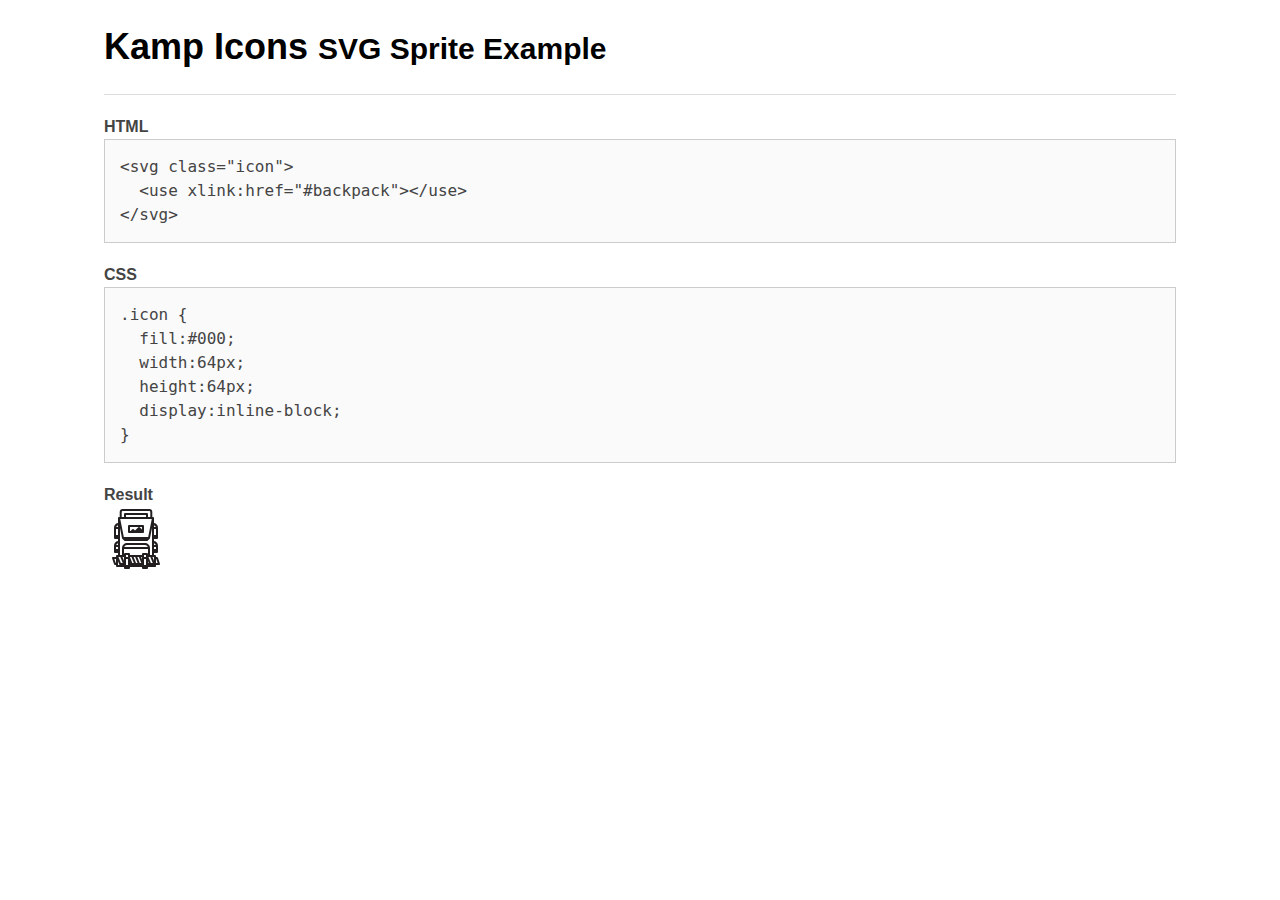
<file: svg-sprite/example.html>
<!DOCTYPE html>
<html>
  <head>
    <title>Finite Icons SVG Example</title>

    <style>
      /* Page Styles */

      * {
        -moz-box-sizing: border-box;
        -webkit-box-sizing: border-box;
        box-sizing: border-box;
        margin: 0;
        padding: 0;
      }

      body {
        background: #fff;
        color: #444;
        font: 16px/1.5 "Helvetica Neue", Helvetica, Arial, sans-serif;
      }

      a,
      a:visited {
        color: #888;
        text-decoration: underline;
      }
      a:hover,
      a:focus { color: #000; }

      header {
        border-bottom: 1px solid #ddd;
        margin-bottom: 20px;
        overflow: hidden;
        padding: 20px 0;
      }

      header h1 {
        color: #000;
        float: left;
        font-size: 36px;
      }

      header a {
        float: right;
        font-size: 14px;
      }

      .container {
        margin: 0 auto;
        max-width: 1200px;
        min-width: 960px;
        padding: 0 40px;
        width: 90%;
      }

      pre {
        background:#fafafa;
        border:1px solid #ccc;
        padding:15px;
        margin-bottom:20px;
      }

      /* Hide the sprite */
      .kamp-icons-sprite {
        display:none;
      }

      /* You'll need to apply a fill and whatever sizing you want */
      .icon {
        fill:#000;
        width:64px;
        height:64px;
        display:inline-block;
      }

    </style>
  </head>

  <!-- Include sprite code near the top of the page -->
<svg class="kamp-icons-sprite" xmlns="http://www.w3.org/2000/svg">
<symbol id="backpack" viewBox="0 0 32 32"><title>kamp</title><path d="M27.97461,28.3418l-1-3A0.501,0.501,0,0,0,26.5,25H26V24.5a0.49971,0.49971,0,0,0-.5-0.5H25V23h1.5a0.49971,0.49971,0,0,0,.5-0.5v-3a2.50379,2.50379,0,0,0-2-2.4494V16h1.5a0.49971,0.49971,0,0,0,.5-0.5v-5a2.50379,2.50379,0,0,0-2-2.4494V5.5a0.47233,0.47233,0,0,0-.01373-0.06824,0.40615,0.40615,0,0,0-.07532-0.20032,0.47643,0.47643,0,0,0-.02423-0.04834C24.8819,5.17725,24.87421,5.175,24.86914,5.16937A0.49534,0.49534,0,0,0,24.5,5H24.15039V2.5a1.50164,1.50164,0,0,0-1.5-1.5H9.34961a1.50164,1.50164,0,0,0-1.5,1.5V5H7.5a0.57038,0.57038,0,0,0-.36914.16937C7.12579,5.175,7.1181,5.17725,7.11328,5.18311a0.47643,0.47643,0,0,0-.02423.04834,0.40615,0.40615,0,0,0-.07532.20032A0.47233,0.47233,0,0,0,7,5.5V8.0506A2.50379,2.50379,0,0,0,5,10.5v5a0.49971,0.49971,0,0,0,.5.5H7v1.0506A2.50379,2.50379,0,0,0,5,19.5v3a0.49971,0.49971,0,0,0,.5.5H7v1H6.5a0.46967,0.46967,0,0,0-.05914.0119,0.47264,0.47264,0,0,0-.1264.02374l-0.00391.00256a0.49217,0.49217,0,0,0-.126.0824c-0.01147.00946-.02686,0.01477-0.03729,0.02515a28.84277,28.84277,0,0,0-.10687.1579,0.51392,0.51392,0,0,0-.01276.059,0.49075,0.49075,0,0,0-.02661.13208L6,24.5V25H4.5a0.50063,0.50063,0,0,0-.47461.6582l1,3A0.501,0.501,0,0,0,5.5,29H6v0.5a0.49971,0.49971,0,0,0,.5.5H10v0.5a0.49971,0.49971,0,0,0,.5.5h2a0.49971,0.49971,0,0,0,.5-0.5V30h6v0.5a0.49971,0.49971,0,0,0,.5.5h2a0.49971,0.49971,0,0,0,.5-0.5V30h3.5a0.497,0.497,0,0,0,.18555-0.03564l0.00391-.00256a0.49217,0.49217,0,0,0,.126-0.0824c0.01147-.00946.02686-0.01477,0.03729-0.02515a28.84318,28.84318,0,0,0,.10687-0.1579,0.51392,0.51392,0,0,0,.01276-0.059,0.49075,0.49075,0,0,0,.02661-0.13208L26,29.5V29h1.5A0.50063,0.50063,0,0,0,27.97461,28.3418ZM8.16193,25l1.2,3H8.43811l-1.2-3H8.16193ZM10,25v1.90479L9.2381,25H10Zm12-4v2.5a0.49971,0.49971,0,0,0-.5-0.5h-2a0.49971,0.49971,0,0,0-.5.5V24H13V23.5a0.49971,0.49971,0,0,0-.5-0.5h-2a0.49971,0.49971,0,0,0-.5.5V21H22ZM10.08594,20A1.50151,1.50151,0,0,1,11.5,19h9a1.50151,1.50151,0,0,1,1.41406,1H10.08594ZM25,25v1.90479L24.2381,25H25Zm-1.83807,0,1.2,3H23.43811l-1.2-3h0.92383ZM19,26.18945L18.52423,25H19v1.18945ZM20,24h1v1H20V24Zm-9,0h1v1H11V24Zm2,1h0.73322l1.2,3H14.152l-1.08856-2.72168A0.48137,0.48137,0,0,0,13,25.18134V25Zm1.80939,0h0.78125l1.2,3H16.0094ZM11,26h1v3H11V26Zm2,1.8103L13.07587,28H13V27.8103ZM16.66681,25h0.78125l1.2,3H17.86682Zm3.4574,4L20,28.68945V26h1v3H20.12421ZM22,27.09521L22.36194,28H22V27.09521ZM22.08984,15H9.91016L8.11035,6h15.7793ZM6,20H7v1H6V20Zm0-9H7v3H6V11ZM21,5H11V4H21V5Zm4,6h1v3H25V11Zm0,9h1v1H25V20Zm0.90881-1H25V18.08545A1.50484,1.50484,0,0,1,25.90881,19Zm0-9H25V9.08545A1.50484,1.50484,0,0,1,25.90881,10ZM8.84961,2.5a0.50065,0.50065,0,0,1,.5-0.5H22.65039a0.50065,0.50065,0,0,1,.5.5V5H22V3.5A0.49971,0.49971,0,0,0,21.5,3h-11a0.49971,0.49971,0,0,0-.5.5V5H8.84961V2.5ZM7,9.08545V10H6.09119A1.50484,1.50484,0,0,1,7,9.08545Zm0,9V19H6.09119A1.50484,1.50484,0,0,1,7,18.08545ZM8,22.5V10.54932l1.00977,5.04883a0.49162,0.49162,0,0,0,.12415.23181c0.00616,0.0069.006,0.017,0.01257,0.02356l1,1A0.49964,0.49964,0,0,0,10.5,17h11a0.49964,0.49964,0,0,0,.35352-0.14648l1-1c0.00653-.00659.00641-0.01666,0.01257-0.02356a0.49162,0.49162,0,0,0,.12415-0.23181L24,10.54932V24H23V20.5A2.50263,2.50263,0,0,0,20.5,18h-9A2.50263,2.50263,0,0,0,9,20.5V24H8V22.5ZM5.86035,28l-0.667-2H6v2H5.86035ZM7,28.5V27.09521L7.7619,29H7V28.5ZM26,28V26h0.13965l0.667,2H26Z" fill="#231f20"/><path d="M19.5,9h-7a0.49971,0.49971,0,0,0-.5.5v3a0.49971,0.49971,0,0,0,.5.5h7a0.48635,0.48635,0,0,0,.24792-0.07507,0.46514,0.46514,0,0,0,.05029-0.03394,0.49316,0.49316,0,0,0,.163-0.19879l0.00067-.00079,0.00049-.00476A0.4973,0.4973,0,0,0,20,12.5v-3A0.49971,0.49971,0,0,0,19.5,9ZM13,10h6v1.293l-1.14648-1.14648a0.49982,0.49982,0,0,0-.707,0L15.5,11.793l-0.64648-.64648a0.49982,0.49982,0,0,0-.707,0L13.293,12H13V10Z" fill="#231f20"/>
</symbol>
<symbol id="binoculars" viewBox="0 0 32 32"><title>kamp</title><path d="M28.97614,18.129c-0.0047-.04486-0.00824-0.0899-0.01459-0.1344a4.32705,4.32705,0,0,0-.36682-1.48047L24.78711,8.29,24.77917,8.2793l-0.00281-.00977a4.71,4.71,0,0,0-.99164-1.32709A2.338,2.338,0,0,0,21.208,5a2.42124,2.42124,0,0,0-2.54614,1.70819A2.38367,2.38367,0,0,0,17.654,8H14.346a2.38367,2.38367,0,0,0-1.00787-1.29181A2.42124,2.42124,0,0,0,10.792,5,2.35088,2.35088,0,0,0,8.22089,6.89813,4.36535,4.36535,0,0,0,7.2168,8.2832l-0.00061.00232L7.21289,8.29,3.40625,16.51367a4.31746,4.31746,0,0,0-.36768,1.48041c-0.00641.04492-.01007,0.09027-0.01477,0.13556C3.02008,18.20337,3,18.27435,3,18.34863V21.5A5.61322,5.61322,0,0,0,8.708,27a5.61408,5.61408,0,0,0,5.709-5.5V16.46057a2.59246,2.59246,0,0,0,3.166,0V21.5A5.71245,5.71245,0,0,0,29,21.5V18.34863C29,18.27417,28.97986,18.203,28.97614,18.129Zm-0.99323.24524A5.8218,5.8218,0,0,0,18.6,18.37476C18.691,16.50421,20.75305,15,23.292,15,25.82977,15,27.89154,16.504,27.98291,18.37427ZM21.208,6c-0.10931,0-.21155.01526-0.31812,0.02148A2.37963,2.37963,0,0,1,21.208,6Zm-10.0979.02148C11.00354,6.01526,10.90131,6,10.792,6A2.37963,2.37963,0,0,1,11.11011,6.02148ZM8.708,15c2.53894,0,4.601,1.50421,4.692,3.37476a5.8218,5.8218,0,0,0-9.38287-.00049C4.10846,16.504,6.17023,15,8.708,15Zm0,11A4.61286,4.61286,0,0,1,4,21.5,4.61286,4.61286,0,0,1,8.708,17a4.6131,4.6131,0,0,1,4.709,4.5A4.6131,4.6131,0,0,1,8.708,26Zm8.875-13.46057a2.59246,2.59246,0,0,0-3.166,0v-1.038A1.93251,1.93251,0,0,1,16,11a1.93978,1.93978,0,0,1,1.583.5v1.03943ZM16,16a1.50218,1.50218,0,1,1,1.583-1.5A1.54479,1.54479,0,0,1,16,16Zm2.583-.5v-4c0-.86914-1.08594-1.5-2.583-1.5s-2.583.63086-2.583,1.5v4.46088A6.24716,6.24716,0,0,0,8.708,14a6.70555,6.70555,0,0,0-3.46875.93445L8.12109,8.71l0.00012-.00061A2.66558,2.66558,0,0,1,10.792,7c1.42285,0,2.625.687,2.625,1.5a0.49971,0.49971,0,0,0,.5.5h4.166a0.49971,0.49971,0,0,0,.5-0.5c0-.813,1.20215-1.5,2.625-1.5a2.78561,2.78561,0,0,1,2.67554,1.72l2.87793,6.21484A6.70579,6.70579,0,0,0,23.292,14a6.24716,6.24716,0,0,0-4.709,1.96088V15.5ZM23.292,26a4.6131,4.6131,0,0,1-4.709-4.5A4.71333,4.71333,0,0,1,28,21.5,4.61286,4.61286,0,0,1,23.292,26Z" fill="#231f20"/><path d="M8.75,17.5a4.13522,4.13522,0,0,0-4.25,4,4.13522,4.13522,0,0,0,4.25,4,4.13522,4.13522,0,0,0,4.25-4A4.13522,4.13522,0,0,0,8.75,17.5Zm0,7a3.13605,3.13605,0,0,1-3.25-3c0-1.084,1.48828-2,3.25-2S12,20.416,12,21.5A3.13605,3.13605,0,0,1,8.75,24.5Z" fill="#231f20"/><path d="M23.25,17.5a4.13522,4.13522,0,0,0-4.25,4,4.13522,4.13522,0,0,0,4.25,4,4.13522,4.13522,0,0,0,4.25-4A4.13522,4.13522,0,0,0,23.25,17.5Zm0,7a3.13605,3.13605,0,0,1-3.25-3c0-1.084,1.48828-2,3.25-2s3.25,0.916,3.25,2A3.13605,3.13605,0,0,1,23.25,24.5Z" fill="#231f20"/>
</symbol>
<symbol id="boot" viewBox="0 0 32 32"><title>kamp</title><path d="M29.92529,4.7373A0.50018,0.50018,0,0,0,29.5,4.5h-2A0.49971,0.49971,0,0,0,27,5V6H20V3.5A0.49971,0.49971,0,0,0,19.5,3h-2a0.49971,0.49971,0,0,0-.5.5v8c0,3.03174-4.23242,5.49707-6.99414,5.5H9.5A7.5082,7.5082,0,0,0,2,24.5v3a0.49971,0.49971,0,0,0,.5.5h1A0.49971,0.49971,0,0,0,4,27.5V27H5v0.5a0.49971,0.49971,0,0,0,.5.5h1A0.49971,0.49971,0,0,0,7,27.5V27H8v0.5a0.49971,0.49971,0,0,0,.5.5h1a0.49971,0.49971,0,0,0,.5-0.5V27h1v0.5a0.49971,0.49971,0,0,0,.5.5h1a0.49971,0.49971,0,0,0,.5-0.5V27h1v0.5a0.49971,0.49971,0,0,0,.5.5h1a0.49971,0.49971,0,0,0,.5-0.5V27h1v0.5a0.49971,0.49971,0,0,0,.5.5h1a0.49971,0.49971,0,0,0,.5-0.5V27h1v0.5a0.49971,0.49971,0,0,0,.5.5h1a0.49971,0.49971,0,0,0,.5-0.5V27h1v0.5a0.49971,0.49971,0,0,0,.5.5h1a0.49971,0.49971,0,0,0,.5-0.5V27h1v0.5a0.49971,0.49971,0,0,0,.5.5h1a0.49971,0.49971,0,0,0,.5-0.5V9.11816l1.94727-3.89453A0.49887,0.49887,0,0,0,29.92529,4.7373ZM24.5,26H3V25H27v1H24.5ZM18,4h1V5H18V4ZM15.19043,18.69092a0.50212,0.50212,0,0,1,.46191.30664L15.8457,19.4585l-0.92236.38672L14.73,19.38428A0.50017,0.50017,0,0,1,15.19043,18.69092ZM11.5,19a0.50034,0.50034,0,0,1,.5.5V20H11V19.5A0.50034,0.50034,0,0,1,11.5,19Zm-2-1h0.50635A6.46144,6.46144,0,0,0,11,17.90942V18.0921A1.49758,1.49758,0,0,0,10,19.5v1a0.49971,0.49971,0,0,0,.5.5h2a0.49971,0.49971,0,0,0,.5-0.5v-1a1.49758,1.49758,0,0,0-1-1.4079V17.68823a10.26305,10.26305,0,0,0,1.73254-.68109l0.45538,1.08514a1.45579,1.45579,0,0,0-.37982,1.67871l0.38672,0.92236a0.49937,0.49937,0,0,0,.6543.26758l1.84424-.77393a0.49958,0.49958,0,0,0,.26758-0.6543l-0.38672-.92187a1.48319,1.48319,0,0,0-1.46753-.91266L14.61182,16.5188a9.52075,9.52075,0,0,0,1.31738-.99121l0.93286,1.01678a1.491,1.491,0,0,0,.20874,1.7066l0.67627,0.73682a0.49967,0.49967,0,0,0,.70605.03076l1.47363-1.35205A0.50016,0.50016,0,0,0,19.95752,16.96l-0.67578-.73682a1.48981,1.48981,0,0,0-1.041-.48486,1.475,1.475,0,0,0-.65.12091l-0.95953-1.04578a6.16886,6.16886,0,0,0,.89618-1.33075l1.15466,0.54187a1.48091,1.48091,0,0,0,.85114,1.5033l0.90527,0.4248a0.5,0.5,0,0,0,.665-0.24023l0.84912-1.81055a0.5,0.5,0,0,0-.24023-0.665l-0.90527-.4248a1.45659,1.45659,0,0,0-1.69354.31036l-1.2536-.5882A4.29176,4.29176,0,0,0,18,11.5V11h1.0921A1.49758,1.49758,0,0,0,20.5,12h1a0.49971,0.49971,0,0,0,.5-0.5v-2A0.49971,0.49971,0,0,0,21.5,9h-1a1.49758,1.49758,0,0,0-1.4079,1H18V8h9V24H3.019A6.50864,6.50864,0,0,1,9.5,18Zm8.67529-1.26318,0.022,0.00049a0.49636,0.49636,0,0,1,.34717.16162l0.33789,0.36865-0.73682.67578-0.33789-.36816a0.50164,0.50164,0,0,1,.03076-0.707A0.49584,0.49584,0,0,1,18.17529,16.73682Zm1.54181-2.77863,0.00018-.00018,0.00018-.00073a0.4999,0.4999,0,0,1,.66486-0.24l0.45264,0.2124-0.42432.90527-0.45312-.2124A0.49984,0.49984,0,0,1,19.7171,13.95819ZM20,10.5a0.50034,0.50034,0,0,1,.5-0.5H21v1H20.5A0.50034,0.50034,0,0,1,20,10.5Zm8-3.61816V5.5h0.69092Z" fill="#231f20"/>
</symbol>
<symbol id="cabin" viewBox="0 0 32 32"><title>kamp</title><path d="M30.71143,10.04688l-15-7a0.50005,0.50005,0,0,0-.43506.00586L10,5.69092V2.5A0.49971,0.49971,0,0,0,9.5,2h-5a0.49971,0.49971,0,0,0-.5.5V8.69092L1.27637,10.05273A0.5002,0.5002,0,0,0,1,10.5v3a0.50019,0.50019,0,0,0,.72363.44727L4,12.809V14H3.5a0.49971,0.49971,0,0,0-.5.5v3a0.49971,0.49971,0,0,0,.5.5H4v2H3.5a0.49971,0.49971,0,0,0-.5.5v3a0.49971,0.49971,0,0,0,.5.5H4v2H3.5a0.49971,0.49971,0,0,0-.5.5v3a0.49971,0.49971,0,0,0,.5.5h25a0.49971,0.49971,0,0,0,.5-0.5v-1a0.49971,0.49971,0,0,0-.5-0.5H28V27h0.5a0.49971,0.49971,0,0,0,.5-0.5v-3a0.49971,0.49971,0,0,0-.5-0.5H28V21h0.5a0.49971,0.49971,0,0,0,.5-0.5v-3a0.49971,0.49971,0,0,0-.5-0.5H28V15h0.5a0.49971,0.49971,0,0,0,.5-0.5V13.35181l1.28857,0.60132A0.49991,0.49991,0,0,0,31,13.5v-3A0.49946,0.49946,0,0,0,30.71143,10.04688ZM5,3H6V4H5V3ZM5,7.5H5.8335a0.49971,0.49971,0,0,0,.5-0.5V6.5a0.49971,0.49971,0,0,0-.5-0.5H5V5H6.5A0.49971,0.49971,0,0,0,7,4.5V3H9V4H8.5a0.49971,0.49971,0,0,0-.5.5v1a0.49971,0.49971,0,0,0,.5.5H9V6.19092l-4,2V7.5ZM18,28V17h5v6H22.5a0.5,0.5,0,0,0,0,1H23v4H18Zm6.6535-2.96906A0.48936,0.48936,0,0,0,24.5,25H24V24h0.071a1.991,1.991,0,0,0,.62,1C24.67877,25.01062,24.66547,25.02,24.6535,25.03094Zm0-3A0.48936,0.48936,0,0,0,24.5,22H24V21h0.071a1.991,1.991,0,0,0,.62,1C24.67877,22.01062,24.66547,22.02,24.6535,22.03094Zm0-3A0.48936,0.48936,0,0,0,24.5,19H24V18h0.071a1.991,1.991,0,0,0,.62,1C24.67877,19.01062,24.66547,19.02,24.6535,19.03094Zm0-3A0.48936,0.48936,0,0,0,24.5,16H7.5a0.48936,0.48936,0,0,0-.1535.03094C7.33453,16.02,7.32123,16.01062,7.309,16a1.991,1.991,0,0,0,.62-1H24.071a1.991,1.991,0,0,0,.62,1C24.67877,16.01062,24.66547,16.02,24.6535,16.03094ZM6,25.5a1,1,0,1,1-1,1A1.0013,1.0013,0,0,1,6,25.5ZM9,21h5v1H9V21Zm6,0h2v1H15V21Zm0-2V18h2v1H15Zm-1,1H9V17h5v3ZM7.929,18H8v1H7.5a0.48936,0.48936,0,0,0-.1535.03094C7.33453,19.02,7.32123,19.01062,7.309,19A1.991,1.991,0,0,0,7.929,18Zm0,3H8v1H7.5a0.48936,0.48936,0,0,0-.1535.03094C7.33453,22.02,7.32123,22.01062,7.309,22A1.991,1.991,0,0,0,7.929,21Zm0,3H17v1H7.5a0.48936,0.48936,0,0,0-.1535.03094C7.33453,25.02,7.32123,25.01062,7.309,25A1.991,1.991,0,0,0,7.929,24ZM24.6535,13.03094A0.48936,0.48936,0,0,0,24.5,13V12.20428l0.87726,0.40491A1.98992,1.98992,0,0,0,24.6535,13.03094ZM23.5,13h-1V11.28125l1,0.46155V13Zm-2,0h-1V10.35822l1,0.46155V13Zm-2,0h-1V9.43518l1,0.46155V13Zm-2,0h-1V8.51215l1,0.46155V13Zm-2,0h-1V8.55908l1-.5V13Zm-2,0h-1V9.55908l1-.5V13Zm-2,0h-1V10.55908l1-.5V13Zm-2,0h-1V11.55908l1-.5V13Zm-2,0a0.48936,0.48936,0,0,0-.1535.03094,1.98936,1.98936,0,0,0-.86121-0.46454L7.5,12.05908V13ZM25,14.5a0.99976,0.99976,0,0,1,1.99951-.00244v0.00488A0.99976,0.99976,0,0,1,25,14.5Zm-20,0a1,1,0,1,1,1,1A1.0013,1.0013,0,0,1,5,14.5Zm2,3a1,1,0,1,1-1-1A1.0013,1.0013,0,0,1,7,17.5Zm-2,3a1,1,0,1,1,1,1A1.0013,1.0013,0,0,1,5,20.5Zm2,3a1,1,0,1,1-1-1A1.0013,1.0013,0,0,1,7,23.5ZM7.309,28a1.991,1.991,0,0,0,.62-1H17v1H7.309ZM24,27h0.071a1.991,1.991,0,0,0,.62,1H24V27Zm2.99976-.50122L26.99951,26.5l0.00024,0.00122A1,1,0,1,1,26.99976,26.49878ZM25,23.5a1,1,0,1,1,1,1A1.0013,1.0013,0,0,1,25,23.5Zm1.99976-3.00122L26.99951,20.5l0.00024,0.00122A1,1,0,1,1,26.99976,20.49878ZM25,17.5a1,1,0,1,1,1,1A1.0013,1.0013,0,0,1,25,17.5ZM4,15H4.071a1.991,1.991,0,0,0,.62,1,1.991,1.991,0,0,0-.62,1H4V15Zm0,6H4.071a1.991,1.991,0,0,0,.62,1,1.991,1.991,0,0,0-.62,1H4V21Zm0,6H4.071a1.991,1.991,0,0,0,.62,1H4V27Zm24-1H27.929a1.991,1.991,0,0,0-.62-1,1.991,1.991,0,0,0,.62-1H28v2Zm0-6H27.929a1.991,1.991,0,0,0-.62-1,1.991,1.991,0,0,0,.62-1H28v2Zm2-7.28516-14.28857-6.668a0.5004,0.5004,0,0,0-.43506.00586L2,12.69092V10.80908L4.72345,9.44733l0.00018-.00006,5-2.5L9.724,6.947l5.78333-2.89178L30,10.81836v1.89648Z" fill="#231f20"/><path d="M22,18.5a0.49971,0.49971,0,0,0-.5-0.5h-2a0.49971,0.49971,0,0,0-.5.5v2a0.49971,0.49971,0,0,0,.5.5h2a0.49971,0.49971,0,0,0,.5-0.5v-2ZM21,20H20V19h1v1Z" fill="#231f20"/>
</symbol>
<symbol id="cactus" viewBox="0 0 32 32"><title>kamp</title><path d="M5.1499,29.1499A0.5003,0.5003,0,0,0,5.5,30a0.40888,0.40888,0,0,0,.18994-0.04,0.35028,0.35028,0,0,0,.15967-0.11035,0.48213,0.48213,0,0,0,0-.69971A0.50083,0.50083,0,0,0,5.1499,29.1499Z" fill="#231f20"/><path d="M23.5,16a0.49971,0.49971,0,0,0,.5-0.5v-1a0.5,0.5,0,0,0-1,0v1A0.49971,0.49971,0,0,0,23.5,16Z" fill="#231f20"/><path d="M9,9.5v2a0.5,0.5,0,0,0,1,0v-2A0.5,0.5,0,0,0,9,9.5Z" fill="#231f20"/><path d="M9.5,13a0.49971,0.49971,0,0,0-.5.5v1a0.5,0.5,0,0,0,1,0v-1A0.49971,0.49971,0,0,0,9.5,13Z" fill="#231f20"/><path d="M25.85352,12.85352a0.49995,0.49995,0,0,0-.707-0.707l-0.27.27A2.48324,2.48324,0,0,0,24,12.0506V11.5a0.5,0.5,0,0,0-1,0v0.5498A2.45875,2.45875,0,0,0,21.0415,14.5V15H20V11h0.5a0.5,0.5,0,0,0,0-1H20V9h0.5a0.5,0.5,0,0,0,0-1H19.94739a3.61348,3.61348,0,0,0-.62732-1.48578l0.56812-.69879a0.50018,0.50018,0,1,0-.77637-0.63086l-0.481.59161A3.37252,3.37252,0,0,0,17,5.05554V4.5a0.5,0.5,0,0,0-1,0V5.05029a3.53512,3.53512,0,0,0-1.03412.27448,0.49361,0.49361,0,0,0-.11237-0.17828l-0.40625-.40625a0.49995,0.49995,0,0,0-.707.707l0.40625,0.40625c0.006,0.006.01428,0.008,0.02057,0.01367a3.34742,3.34742,0,0,0-.551.63177l-0.89246-.44623a0.50006,0.50006,0,0,0-.44727.89453L13.1828,7.40045A3.65083,3.65083,0,0,0,13,8.5V13H12V9.5a2.504,2.504,0,0,0-2-2.4494V6.5a0.5,0.5,0,0,0-1,0V7.0506a2.48324,2.48324,0,0,0-.87646.36591l-0.27-.27a0.49995,0.49995,0,0,0-.707.707l0.27,0.27A2.48324,2.48324,0,0,0,7.0506,9H6.5a0.5,0.5,0,0,0,0,1H7v1H6.5a0.5,0.5,0,0,0,0,1H7v2.5A4.50492,4.50492,0,0,0,11.5,19H13v7H11.5a0.49964,0.49964,0,0,0-.35352.14648l-1,1a0.4999,0.4999,0,0,0-.09375.57715L10.5,28.61816V29H9.707l-0.85352-.85352a0.49982,0.49982,0,0,0-.707,0l-0.99939.99939a0.49538,0.49538,0,0,0-.12128.2262,0.44891,0.44891,0,0,0-.01294.06415A0.46654,0.46654,0,0,0,7,29.5a0.497,0.497,0,0,0,.0376.18658l0.00049,0.00482L7.03876,29.6922a0.49316,0.49316,0,0,0,.163.19879,0.46514,0.46514,0,0,0,.05029.03394A0.48635,0.48635,0,0,0,7.5,30h18a0.48635,0.48635,0,0,0,.24792-0.07507,0.46514,0.46514,0,0,0,.05029-0.03394,0.49316,0.49316,0,0,0,.163-0.19879l0.00067-.00079,0.00049-.00482A0.497,0.497,0,0,0,26,29.5a0.46654,0.46654,0,0,0-.01288-0.06378,0.44891,0.44891,0,0,0-.01294-0.06415,0.49538,0.49538,0,0,0-.12128-0.2262l-0.99939-.99939A0.49964,0.49964,0,0,0,24.5,28H23.30908l-0.36182-.72363A0.5002,0.5002,0,0,0,22.5,27H21.86017l0.114-.3418A0.49952,0.49952,0,0,0,21.5,26H20V21h1.5A4.50492,4.50492,0,0,0,26,16.5v-2a2.483,2.483,0,0,0-.4165-1.37646ZM14.27637,7.94727a0.50006,0.50006,0,0,0,.44727-0.89453l-0.1991-.09955A2.2766,2.2766,0,0,1,16,6.05377V6.5a0.5,0.5,0,0,0,1,0V6.05847A2.65366,2.65366,0,0,1,19,8.5v7c0,0.00861.00446,0.01569,0.00488,0.02417a1.14671,1.14671,0,0,0,.04053.17969,0.49857,0.49857,0,0,0,.09937.14746c0.00757,0.00763.018,0.01166,0.02606,0.0188a0.49513,0.49513,0,0,0,.10944.0791l2.0415,1A0.5,0.5,0,0,0,22.0415,16.5v-2A1.46381,1.46381,0,0,1,23.5,13a1.48248,1.48248,0,0,1,.64362.15082,0.49892,0.49892,0,0,0,.70557.70557A1.48248,1.48248,0,0,1,25,14.5v1A3.50425,3.50425,0,0,1,21.5,19h-2a0.49971,0.49971,0,0,0-.5.5V29H18.0415V24.5a0.5,0.5,0,0,0-1,0V29H16V28.5a0.49964,0.49964,0,0,0-.14648-0.35352L14,26.293V8.5a2.57305,2.57305,0,0,1,.09619-0.64282ZM13.71875,27.42578L14.293,28H13.52728ZM11,9.5v4a0.49971,0.49971,0,0,0,.5.5H13v3H11.5A3.50425,3.50425,0,0,1,8,13.5v-4a1.48248,1.48248,0,0,1,.15082-0.64362,0.49893,0.49893,0,0,0,.70557-0.70557A1.48248,1.48248,0,0,1,9.5,8,1.50164,1.50164,0,0,1,11,9.5ZM11.707,27h1.09943l-0.33331,1H11.30908l-0.20068-.40137Zm9.09912,0L20.4729,28H20V27h0.80615Z" fill="#231f20"/><path d="M15.5,13.5A0.49971,0.49971,0,0,0,16,13V8.5a0.5,0.5,0,0,0-1,0V13A0.49971,0.49971,0,0,0,15.5,13.5Z" fill="#231f20"/><path d="M15.5,16.5A0.49971,0.49971,0,0,0,16,16V14.5a0.5,0.5,0,0,0-1,0V16A0.49971,0.49971,0,0,0,15.5,16.5Z" fill="#231f20"/><path d="M15.5,21.4165a0.49971,0.49971,0,0,0,.5-0.5V17.5a0.5,0.5,0,0,0-1,0v3.4165A0.49971,0.49971,0,0,0,15.5,21.4165Z" fill="#231f20"/><path d="M15.5,23.9585a0.49971,0.49971,0,0,0,.5-0.5v-1a0.5,0.5,0,1,0-1,0v1A0.49971,0.49971,0,0,0,15.5,23.9585Z" fill="#231f20"/><path d="M15.5,26.9165a0.49971,0.49971,0,0,0,.5-0.5V25a0.5,0.5,0,0,0-1,0v1.4165A0.49971,0.49971,0,0,0,15.5,26.9165Z" fill="#231f20"/><path d="M17.5415,12a0.49971,0.49971,0,0,0,.5-0.5v-2a0.5,0.5,0,0,0-1,0v2A0.49971,0.49971,0,0,0,17.5415,12Z" fill="#231f20"/><path d="M17.5415,18a0.49971,0.49971,0,0,0,.5-0.5v-4a0.5,0.5,0,0,0-1,0v4A0.49971,0.49971,0,0,0,17.5415,18Z" fill="#231f20"/><path d="M17.5415,22.9585a0.49971,0.49971,0,0,0,.5-0.5V19.5a0.5,0.5,0,0,0-1,0v2.9585A0.49971,0.49971,0,0,0,17.5415,22.9585Z" fill="#231f20"/>
</symbol>
<symbol id="camera" viewBox="0 0 32 32"><title>kamp</title><path d="M29,6.0921V4.5A0.49971,0.49971,0,0,0,28.5,4h-4a0.49971,0.49971,0,0,0-.5.5V6H12V4.5A0.49971,0.49971,0,0,0,11.5,4h-1a0.49971,0.49971,0,0,0-.5.5V6H9V4.5A0.49971,0.49971,0,0,0,8.5,4H8V3.5A0.49971,0.49971,0,0,0,7.5,3h-2a0.49971,0.49971,0,0,0-.5.5V4H4.5a0.49971,0.49971,0,0,0-.5.5V6.0921A1.49758,1.49758,0,0,0,3,7.5H2.5a1.5,1.5,0,0,0,0,3H3v16A1.48344,1.48344,0,0,0,4.46289,28H28.53711A1.48344,1.48344,0,0,0,30,26.5V7.5A1.49758,1.49758,0,0,0,29,6.0921ZM25,5h3V6H25V5ZM5,5H5.5A0.49971,0.49971,0,0,0,6,4.5V4H7V4.5a0.49971,0.49971,0,0,0,.5.5H8V6H5V5ZM2.5,9.5a0.5,0.5,0,0,1,0-1H3v1H2.5ZM4,22V13H5V24H4.5A0.50034,0.50034,0,0,1,4,23.5V22Zm3-9v2.02032a0.4954,0.4954,0,0,0-.37451.38153L6.061,18.2251A1.463,1.463,0,0,0,7,19.89893V24H6V13H7Zm2,0V24H8V19.90985a1.46266,1.46266,0,0,0,.9707-1.68475L8.40625,15.40186A0.49491,0.49491,0,0,0,8,15.01477V13H9Zm2,0V24H10V13h1Zm14,0V24H24V13h1Zm2,0V24H26V13h1Zm-8,9.65V24H18V22.90967A5.936,5.936,0,0,0,19,22.65ZM17,23v1H16V22.90967A5.98827,5.98827,0,0,0,17,23Zm3,1V22.18823a6.02348,6.02348,0,0,0,1-.7287V24H20Zm-5-1.35V24H14V22.18823A5.96883,5.96883,0,0,0,15,22.65ZM22,24V20.5a0.48667,0.48667,0,0,0-.029-0.14368A5.966,5.966,0,0,0,23,17v7H22Zm-9-2.54047V24H12V20.30957A6.03907,6.03907,0,0,0,13,21.45953ZM4.46289,25c-0.01135,0-.02081-0.0061-0.032-0.007C4.45428,24.99414,4.47632,25,4.5,25H4.46289Zm24.07422,0H28.5c0.02368,0,.04572-0.00586.06909-0.007C28.55792,24.9939,28.54846,25,28.53711,25ZM23,14.5a0.49521,0.49521,0,0,0-.04486-0.203A5.9433,5.9433,0,0,0,22.65,13H23v1.5ZM22,15a5,5,0,1,1-5-5A5.00589,5.00589,0,0,1,22,15ZM7.51611,16.04883l0.47412,2.37256a0.47637,0.47637,0,0,1-.1001.40137,0.48378,0.48378,0,0,1-.84863-0.40137ZM29,21v2.5a0.50034,0.50034,0,0,1-.5.5H28V13h1v8Zm-6.81177-9a5.98629,5.98629,0,0,0-10.37646,0H4V7.5A0.50034,0.50034,0,0,1,4.5,7h24a0.50034,0.50034,0,0,1,.5.5V12H22.18823Z" fill="#231f20"/><path d="M17,10.5A4.5,4.5,0,1,0,21.5,15,4.50492,4.50492,0,0,0,17,10.5Zm0,8A3.50425,3.50425,0,0,1,13.5,15a3.54167,3.54167,0,0,1,7,0A3.50425,3.50425,0,0,1,17,18.5Z" fill="#231f20"/><path d="M7.5,8A1.5,1.5,0,1,0,9,9.5,1.50164,1.50164,0,0,0,7.5,8Zm0,2A0.5,0.5,0,1,1,8,9.5,0.50034,0.50034,0,0,1,7.5,10Z" fill="#231f20"/><path d="M27.5,8h-4a0.49971,0.49971,0,0,0-.5.5v2a0.49971,0.49971,0,0,0,.5.5h4a0.49971,0.49971,0,0,0,.5-0.5v-2A0.49971,0.49971,0,0,0,27.5,8ZM27,10H24V9h3v1Z" fill="#231f20"/><path d="M14.70508,13.64648a0.49995,0.49995,0,0,0,.707.707,2.24919,2.24919,0,0,1,3.17578,0,0.49995,0.49995,0,0,0,.707-0.707A3.24882,3.24882,0,0,0,14.70508,13.64648Z" fill="#231f20"/>
</symbol>
<symbol id="campfire" viewBox="0 0 32 32"><title>kamp</title><path d="M13.7959,21.98828L9.19189,23.938a0.5,0.5,0,1,0,.38965.9209l4.604-1.94971A0.5,0.5,0,0,0,13.7959,21.98828Z" fill="#231f20"/><path d="M13.65527,24.21973l-2.7627,1.16992a0.5,0.5,0,1,0,.38965.9209l2.7627-1.16992A0.5,0.5,0,1,0,13.65527,24.21973Z" fill="#231f20"/><path d="M19.71094,20.56885l-3.68359,1.56006a0.5,0.5,0,1,0,.38965.9209l3.68359-1.56006A0.5,0.5,0,1,0,19.71094,20.56885Z" fill="#231f20"/><path d="M18.20508,20.07764a0.49819,0.49819,0,0,0,.19482-0.03955l4.604-1.9502a0.5,0.5,0,1,0-.38965-0.9209l-4.604,1.9502A0.5,0.5,0,0,0,18.20508,20.07764Z" fill="#231f20"/><path d="M23.394,19.00879l-1.8418.78027a0.5,0.5,0,1,0,.38965.9209l1.8418-.78027A0.5,0.5,0,0,0,23.394,19.00879Z" fill="#231f20"/><path d="M27.20117,22.54053a1.17661,1.17661,0,0,0-.28174-0.06,0.49147,0.49147,0,0,0-.17871-0.13483l-0.48431-.20508,0.90277-.38232a1.48517,1.48517,0,0,0,.91309-1.27539,7.14149,7.14149,0,0,0-.70544-3.57141c-0.00238-.01514-0.00531-0.03-0.00916-0.045a10.72862,10.72862,0,0,0-1.551-9.67993,0.50026,0.50026,0,0,0-.88574.376c0.00354,0.02979.31122,2.71918-1.24829,4.12823a8.11835,8.11835,0,0,0-3.14624-6.57941,0.5,0.5,0,0,0-.81445.37549,5.23634,5.23634,0,0,1-.56152,2.34375,5.36676,5.36676,0,0,1-2.17871-3.6792A13.89245,13.89245,0,0,1,16.958,1.7002a0.49976,0.49976,0,0,0-.75-0.606l-0.00049.00049A15.54083,15.54083,0,0,0,10.253,8.65283,9.725,9.725,0,0,1,8.91455,4.45215a0.5,0.5,0,0,0-.377-0.4375,0.50831,0.50831,0,0,0-.53809.21C4.71826,9.20068,6.13336,13.08624,6.75977,14.34155a7.04168,7.04168,0,0,0-2.832,6.14136,1.48517,1.48517,0,0,0,.91309,1.27539l0.90277,0.38226-0.48431.20514a0.48975,0.48975,0,0,0-.17926.13574,1.188,1.188,0,0,0-.28168.05908c-1.2085.51221-1.05615,2.6333-.28125,4.46338A6.991,6.991,0,0,0,6.001,29.27734a2.13859,2.13859,0,0,0,1.45264.72168l0.0127-.00134a0.49591,0.49591,0,0,0,.2832.09607,0.53474,0.53474,0,0,0,.0918-0.0083l11.58386-2.15027,4.19592,1.77722a0.49819,0.49819,0,0,0,.19482.03955c0.00867,0,.01569-0.00677.02429-0.0072a0.96665,0.96665,0,0,0,.70618.25427,2.13859,2.13859,0,0,0,1.45264-.72168,6.991,6.991,0,0,0,1.48389-2.27344C28.25781,25.17383,28.41016,23.05273,27.20117,22.54053Zm-3.40186,2.90332a6.51987,6.51987,0,0,0-.57324,3.01526l-4.67578-1.98053,1.76965-.74963,1.37341,0.5816a0.5,0.5,0,0,0,.38965-0.9209l-0.48114-.20374,3.07855-1.30408A7.97661,7.97661,0,0,0,23.79932,25.44385Zm-6.517.49762,0.0401-.017c-0.011.00616-.02032,0.0141-0.03064,0.021Zm9.79089-5.50836a0.48013,0.48013,0,0,1-.30371.4043l-1.9895.84265-0.00073.00012L15.80518,25.481l-0.00055.00049L8.77386,28.45923a6.51973,6.51973,0,0,0-.57318-3.01538,6.51592,6.51592,0,0,0-1.76581-2.51013l0.785-.33246,0.00079-.00018,3.78143-1.60175L24.4292,15.3125a0.47794,0.47794,0,0,1,.502.063,6.68564,6.68564,0,0,1,1.20673,1.38519l-2.21307.93756a0.5,0.5,0,1,0,.38965.9209L26.62,17.6424A6.25018,6.25018,0,0,1,27.07324,20.43311ZM25.88232,9.25488a9.79046,9.79046,0,0,1,.74622,6.47369,7.91428,7.91428,0,0,0-1.03821-1.105,1.48493,1.48493,0,0,0-1.55078-.23193l-0.82153.348a11.17453,11.17453,0,0,0,.37469-1.78162,0.47465,0.47465,0,0,0,.07379-0.02484A4.80494,4.80494,0,0,0,25.88232,9.25488ZM15.90479,2.583a17.31061,17.31061,0,0,0,.08154,1.73779C16.28955,6.085,17.2876,8.22705,19.1792,8.94727a0.50171,0.50171,0,0,0,.60254-0.2041,5.97117,5.97117,0,0,0,.834-2.20508c3.5871,3.63519,1.51465,8.386,1.35767,8.72864l-5.97314,2.52979-1.34357-.569a5.91448,5.91448,0,0,1-3.81-4.91943C10.4624,9.04053,12.33936,5.46484,15.90479,2.583ZM8.13721,5.95557A6.92155,6.92155,0,0,0,9.97046,9.77576a8.60855,8.60855,0,0,0-.11694,2.649,6.92861,6.92861,0,0,0,1.295,3.317l-3.259-1.38013A0.48571,0.48571,0,0,0,7.835,14.22559C7.81055,14.18848,5.62793,10.75928,8.13721,5.95557ZM5.23047,20.8374a0.48013,0.48013,0,0,1-.30371-0.4043,5.99783,5.99783,0,0,1,2.35889-5.24121l6.98816,2.95947,0.00208,0.001,0.00055,0.00012,0.44135,0.18689L11.35938,19.762l-1.77783-.75317a0.5,0.5,0,0,0-.38965.9209l0.88574,0.37524-0.50348.21326L7.0257,21.5976ZM5.438,26.61426c-0.72559-1.71387-.57373-3.01514-0.24951-3.15283a0.20982,0.20982,0,0,1,.083-0.01514c0.39355,0,1.33594.80029,2.0083,2.38721,0.72559,1.71387.57373,3.01514,0.24854,3.15283a1.04755,1.04755,0,0,1-.83447-0.43018A6.06205,6.06205,0,0,1,5.438,26.61426Zm21.124,0a6.06205,6.06205,0,0,1-1.25586,1.94189,1.04224,1.04224,0,0,1-.835.43018c-0.32471-.1377-0.47656-1.439.249-3.15283,0.72656-1.71582,1.76953-2.50732,2.09082-2.37207C27.13574,23.59912,27.2876,24.90039,26.562,26.61426Z" fill="#231f20"/><path d="M12.021,19a0.5,0.5,0,0,0,.19482-0.96045l-4.604-1.9502a0.5,0.5,0,0,0-.38965.9209l4.604,1.9502A0.49819,0.49819,0,0,0,12.021,19Z" fill="#231f20"/>
</symbol>
<symbol id="canoe" viewBox="0 0 32 32"><title>kamp</title><path d="M28.88965,11.1582l-0.00574-.00311a0.4586,0.4586,0,0,0-.25146-0.138c-0.0141-.00317-0.02673-0.00281-0.041-0.00476a0.49087,0.49087,0,0,0-.09827-0.01135,0.49734,0.49734,0,0,0-.17615.04572l-0.00549.00067-0.0011.001a0.49406,0.49406,0,0,0-.2016.18915,0.46173,0.46173,0,0,0-.02625.041,0.48881,0.48881,0,0,0-.05817.22144c0,1.68115-3.76172,2.498-11.5,2.498-9.04871,0-11.58026-1.16229-12.259-1.95239A1.48154,1.48154,0,0,1,4.02051,11.438a0.50369,0.50369,0,0,0-.10236-0.23871L3.898,11.17413A0.47461,0.47461,0,0,0,3.49316,11.001a0.479,0.479,0,0,0-.05646.01465,0.46317,0.46317,0,0,0-.06.01556,0.492,0.492,0,0,0-.199.1134l-0.0127.00726-0.00458.00543-0.00116.00128a6.33848,6.33848,0,0,0-1.49817,4.62268,6.99881,6.99881,0,0,0,.8493,3.22156A0.49868,0.49868,0,0,0,2.52441,20h27a0.49917,0.49917,0,0,0,.00836-0.99829,6.89618,6.89618,0,0,0,.80316-3.08325A6.65937,6.65937,0,0,0,28.88965,11.1582ZM3.72852,19a5.29819,5.29819,0,0,1-1.06836-3.25293c-0.00812-.23743.00494-0.4679,0.019-0.69763C4.29968,17.03088,8.86389,18,16.52539,18c7.07153,0,11.2608-.81262,12.80756-2.48022,0.00018,0.11926.00916,0.235,0.004,0.3562A5.12866,5.12866,0,0,1,28.31934,19H3.72852ZM3.33533,12.61145C4.4704,14.97247,8.55023,16,16.52344,16c6.75488,0,10.40723-.72412,11.84082-2.34814a2.70633,2.70633,0,0,0,.46179-0.758,5.08628,5.08628,0,0,1,.21222.53571,0.48109,0.48109,0,0,0-.00995.13245,1.50405,1.50405,0,0,1-.38965,1.2417C27.75391,15.80566,24.93457,17,16.52539,17,5.73145,17,3.22363,15.063,3.02051,13.438a0.44274,0.44274,0,0,0-.02063-0.05975A4.79823,4.79823,0,0,1,3.33533,12.61145Zm13.78754,2.38409c-0.08215.00055-.16315,0.00122-0.24591,0.00159-0.0307.00024-.06134-0.00067-0.092-0.00049,0.12366-.00031.24438-0.00116,0.3667-0.00189Z" fill="#231f20"/><path d="M8.52441,21h-5a0.5,0.5,0,1,0,0,1h5A0.5,0.5,0,0,0,8.52441,21Z" fill="#231f20"/><path d="M11.52441,22a0.5,0.5,0,0,0,0-1h-1a0.5,0.5,0,1,0,0,1h1Z" fill="#231f20"/><path d="M21.52441,21h-8a0.5,0.5,0,1,0,0,1h8A0.5,0.5,0,0,0,21.52441,21Z" fill="#231f20"/><path d="M28.52441,21h-5a0.5,0.5,0,1,0,0,1h5A0.5,0.5,0,0,0,28.52441,21Z" fill="#231f20"/><path d="M19.52441,23h-10a0.5,0.5,0,1,0,0,1h10A0.5,0.5,0,0,0,19.52441,23Z" fill="#231f20"/><path d="M25.52441,23h-3a0.5,0.5,0,1,0,0,1h3A0.5,0.5,0,0,0,25.52441,23Z" fill="#231f20"/>
</symbol>
<symbol id="canteen" viewBox="0 0 32 32"><title>kamp</title><path d="M19.97021,4.54926V2.50439a0.496,0.496,0,0,0-.04327-0.20062C19.71051,1.40979,18.10815,1,16.5,1s-3.21051.40979-3.42694,1.30377a0.496,0.496,0,0,0-.04327.20062V4.5849A11.63705,11.63705,0,0,0,5.10986,15.61865v2.95752a0.46766,0.46766,0,0,0,.012.05969A11.52947,11.52947,0,0,0,16.55518,30,11.52937,11.52937,0,0,0,27.988,18.63586,0.46766,0.46766,0,0,0,28,18.57617V15.61865A11.61232,11.61232,0,0,0,19.97021,4.54926ZM16.5,6.02246c-0.173,0-.33466-0.00641-0.49023-0.01556V3.99207c0.16284,0.00848.32611,0.01672,0.49023,0.01672,0.16394,0,.327-0.00824.48975-0.01672V6.00684C16.83429,6.016,16.67285,6.02246,16.5,6.02246Zm-2.47021-2.4173a4.88835,4.88835,0,0,0,.98.2724V5.87781a2.41857,2.41857,0,0,1-.98-0.35974V3.60516Zm3.96,0.27252a4.89209,4.89209,0,0,0,.98047-0.27252V5.47308a2.03371,2.03371,0,0,1-.98047.40137V3.87769ZM13.05267,5.63153a0.50089,0.50089,0,0,0,.02039.08716c0.14984,0.6189.959,1.00439,1.98511,1.18188a11.46555,11.46555,0,0,0-8.60767,6.057A10.60164,10.60164,0,0,1,13.05267,5.63153ZM16.55518,29a10.60645,10.60645,0,0,1,0-21.21045A10.60646,10.60646,0,0,1,16.55518,29ZM17.991,6.89111c1.00275-.18121,1.78857-0.56354,1.936-1.17242A0.50547,0.50547,0,0,0,19.95471,5.595a10.57434,10.57434,0,0,1,6.71191,7.37781A11.46432,11.46432,0,0,0,17.991,6.89111Z" fill="#231f20"/><path d="M16.438,8.4707a10.04368,10.04368,0,1,0,9.90527,10.043A9.986,9.986,0,0,0,16.438,8.4707ZM24.65314,22H8.25c-0.00885,0-.01624.00458-0.025,0.005a9.10138,9.10138,0,0,1-.66791-3.0116C7.56854,18.9942,7.57825,19,7.58984,19H25.319A9.09866,9.09866,0,0,1,24.65314,22ZM7.89044,16H24.986a9.08569,9.08569,0,0,1,.22223,1h-17.54A9.08569,9.08569,0,0,1,7.89044,16Zm-0.3006,2c-0.01111,0-.02039.00555-0.03131,0.00629l0.00061-.01245C7.56989,17.99451,7.579,18,7.58984,18ZM16.438,9.4707A8.91854,8.91854,0,0,1,24.64337,15H8.233A8.91782,8.91782,0,0,1,16.438,9.4707ZM11.44989,26h9.97632A8.77271,8.77271,0,0,1,11.44989,26ZM22.6286,25H10.25l-0.002.00037A9.0752,9.0752,0,0,1,8.71722,23H24.15912A9.07694,9.07694,0,0,1,22.6286,25Z" fill="#231f20"/>
</symbol>
<symbol id="carabiner" viewBox="0 0 32 32"><title>kamp</title><path d="M27.11639,24.57867c2.72247-3.34589.84558-6.9104-.86542-9.35553a1.43341,1.43341,0,0,0-1.544-.54645l-1.26459-1.26459-0.001-.00146-0.00146-.001L22.38037,12.3501l0.35352-.35352a0.49982,0.49982,0,0,0,0-.707L21.32031,9.87573,21.31982,9.875l-0.00073-.00049L19.90576,8.46094a0.49964,0.49964,0,0,0-.35352-0.14648,0.49437,0.49437,0,0,0-.30493.114,2.25749,2.25749,0,0,0-1.06763-1.3606A10.00174,10.00174,0,0,0,6.7923,8.14252a0.49685,0.49685,0,0,0-.17072.11041C6.54907,8.32538,6.49023,8.403,6.42169,8.477c-0.08154.07623-.16846,0.14447-0.24786,0.22369a6.45951,6.45951,0,0,0-1.72266,2.86279,6.7863,6.7863,0,0,0,1.71094,6.67578A6.70868,6.70868,0,0,0,7.25,19.11816l13.28662,6.67822a4.78418,4.78418,0,0,0,6.021-.59619c0.103-.103.18555-0.207,0.27917-0.31055,0.054-.04919.116-0.08514,0.16809-0.13721A0.4952,0.4952,0,0,0,27.11639,24.57867ZM23.68665,22.412a0.7791,0.7791,0,0,1-.985.02551L9.41553,15.75977A2.745,2.745,0,0,1,8.23438,12.981a3.03278,3.03278,0,0,1,1.02-1.68359l0.00586-.00342c0.16754-.148.35266-0.26556,0.52942-0.39813a5.8766,5.8766,0,0,1,3.58191-1.12189,5.95192,5.95192,0,0,1,3.2323,1.04218L16.72369,10.936l-0.35358.35358a0.49982,0.49982,0,0,0,0,.707l2.82861,2.82813a0.49982,0.49982,0,0,0,.707,0l0.35352-.35352,2.56714,2.56714a1.42542,1.42542,0,0,0,.2019.5603l0.05762,0.08594c1.47559,2.20856,2.06793,3.2572.6402,4.68494C23.71106,22.38452,23.702,22.39685,23.68665,22.412ZM17.07721,9.16791L17.07727,9.168a0.5,0.5,0,0,0,.70709,0h0l0.35376,0.35352-0.6322.6322a4.7602,4.7602,0,0,0-.70331-0.71124Zm6.56635,7.2735-1.26312-1.26312,0.70715-.70691,1.06073,1.06073a0.49995,0.49995,0,0,0,.707.707L25.209,16.59277l-0.707.707Zm-1.263-2.67706-0.70715.70691-0.70709-.70709,0.707-.707Zm-1.06073-1.76776-1.41406,1.41406-0.35352.35352-0.70715-.707,2.12109-2.12146,0.70715,0.70734Zm-1.06061-1.76794L18.138,12.35022l-0.70734-.70715,0.35352-.35352L19.19873,9.875l0.35352-.35352ZM13.43164,6.77441a9.027,9.027,0,0,1,3.751.89893,0.49985,0.49985,0,0,0-.10547.08057l-1.1167,1.1167A4.09985,4.09985,0,0,0,13.791,8.33643a8.58291,8.58291,0,0,0-4.686,1.79529c-0.14874.10931-.29559,0.22174-0.436,0.34338-0.02417.02094-.04205,0.04449-0.06567,0.06567l-0.00513.00415-0.00293.00391A3.993,3.993,0,0,0,7.248,12.81494a3.74815,3.74815,0,0,0,1.66553,3.80762L22.2002,23.30029a1.748,1.748,0,0,0,1.99695-.04559,0.50036,0.50036,0,0,0,.172-0.1087l0.02106-.022,0.0014-.001,0.00574-.00653c1.98608-1.96649,1.75922-3.27655.64807-4.94611l1.16748-1.16748c1.76788,2.99164,1.70288,5.21277-.12738,7.22034a3.80005,3.80005,0,0,1-4.59967.26306L8.19922,17.80811a5.76365,5.76365,0,0,1-2.33545-6.42822A5.35464,5.35464,0,0,1,7.1319,9.18073a8.92283,8.92283,0,0,1,6.11322-2.40826C13.30713,6.77246,13.36963,6.77295,13.43164,6.77441Z" fill="#231f20"/>
</symbol>
<symbol id="coffee-pot" viewBox="0 0 32 32"><title>kamp</title><path d="M24.4585,8H20.9494A2.504,2.504,0,0,0,18.5,6H18.48975A2.51276,2.51276,0,0,0,17.5,5.22516V5a2,2,0,0,0-4,0V5.22516A2.51276,2.51276,0,0,0,12.51025,6H12.5a2.504,2.504,0,0,0-2.4494,2H6.5a0.50019,0.50019,0,0,0-.44727.72363L9.27637,15.1709l0.05682-.02844L8.1123,27.35107A1.50023,1.50023,0,0,0,9.605,29H8.5a0.5,0.5,0,0,0,0,1h14a0.5,0.5,0,0,0,0-1H21.395a1.5003,1.5003,0,0,0,1.49268-1.64941L22.11206,19.595l4.74146-4.74146A0.49964,0.49964,0,0,0,27,14.5V10.5415A2.54441,2.54441,0,0,0,24.4585,8Zm-2.74768,7.58215L21.25256,11H23.5a0.50034,0.50034,0,0,1,.5.5v1.793ZM15.5,4a1.0013,1.0013,0,0,1,1,1h-2A1.0013,1.0013,0,0,1,15.5,4Zm-3,3h1a0.498,0.498,0,0,0,.36023-0.84387A1.46363,1.46363,0,0,1,14.5,6h2a1.46363,1.46363,0,0,1,.63977.15613A0.498,0.498,0,0,0,17.5,7h1a1.5031,1.5031,0,0,1,1.41455,1h-8.8291A1.5031,1.5031,0,0,1,12.5,7ZM7.30908,9H9.94745L9.50769,13.39728ZM21.76563,27.83545A0.49477,0.49477,0,0,1,21.395,28H9.605a0.50032,0.50032,0,0,1-.49756-0.5498L10.85614,9.96484h9.28772l1.74872,17.48486A0.494,0.494,0,0,1,21.76563,27.83545ZM26,14.293l-3.12811,3.12811-0.17621-1.40973,2.15784-2.15784A0.49964,0.49964,0,0,0,25,13.5v-2A1.50164,1.50164,0,0,0,23.5,10H22.07074l-0.125-1H24.4585A1.54311,1.54311,0,0,1,26,10.5415V14.293Z" fill="#231f20"/><path d="M12.53662,12.03564a0.50373,0.50373,0,0,0-.54736.44775L10.69531,25.42285a0.49993,0.49993,0,0,0,.44775.54736c0.01709,0.00146.03369,0.00244,0.05029,0.00244a0.50013,0.50013,0,0,0,.49707-0.4502L12.98438,12.583A0.49993,0.49993,0,0,0,12.53662,12.03564Z" fill="#231f20"/>
</symbol>
<symbol id="compass" viewBox="0 0 32 32"><title>kamp</title><path d="M27.9881,17.76471C27.98962,17.67578,28,17.58936,28,17.5a0.49157,0.49157,0,0,0-.03381-0.16785A12.00719,12.00719,0,0,0,18.68463,6.3136a3.00011,3.00011,0,1,0-5.36926,0A12.00719,12.00719,0,0,0,4.03381,17.33215,0.49157,0.49157,0,0,0,4,17.5c0,0.08936.01038,0.17578,0.0119,0.26471C4.01038,17.84375,4,17.92059,4,18a11.92,11.92,0,0,0,.70007,4C6.3526,27.23468,10.787,31,16,31s9.6474-3.76532,11.29993-9A11.92,11.92,0,0,0,28,18C28,17.92059,27.98962,17.84375,27.9881,17.76471ZM16,5V4.999L16.5,5H16ZM14.58594,3.58594a1.99379,1.99379,0,0,1,3.28717,2.0993,9.558,9.558,0,0,0-1.05682-.14069A0.97244,0.97244,0,0,0,17,5a1,1,0,0,0-2,0,0.97405,0.97405,0,0,0,.19617.563,9.416,9.416,0,0,0-1.05652.16443A1.98822,1.98822,0,0,1,14.58594,3.58594ZM16,7A11.00676,11.00676,0,0,1,26.98816,17.76593a13.93284,13.93284,0,0,1-.62994,3.90076,10.98208,10.98208,0,0,1-20.71643,0,13.93284,13.93284,0,0,1-.62994-3.90076A11.00676,11.00676,0,0,1,16,7Z" fill="#231f20"/><path d="M16,27a9,9,0,1,0-9-9A9.01015,9.01015,0,0,0,16,27Zm0-1a8.00917,8.00917,0,0,1-8-8c0-3.85986,3.58887-7,8-7s8,3.14014,8,7A8.00917,8.00917,0,0,1,16,26Z" fill="#231f20"/><path d="M10.69141,16.53809a0.50014,0.50014,0,0,0-.54492.1084l-1,1a0.49982,0.49982,0,0,0,0,.707l1,1A0.49989,0.49989,0,0,0,10.5,19.5a0.494,0.494,0,0,0,.19141-0.03809A0.50022,0.50022,0,0,0,11,19V17A0.50022,0.50022,0,0,0,10.69141,16.53809Z" fill="#231f20"/><path d="M21.30859,16.53809A0.50022,0.50022,0,0,0,21,17v2a0.50022,0.50022,0,0,0,.30859.46191A0.494,0.494,0,0,0,21.5,19.5a0.49989,0.49989,0,0,0,.35352-0.14648l1-1a0.49982,0.49982,0,0,0,0-.707l-1-1A0.50068,0.50068,0,0,0,21.30859,16.53809Z" fill="#231f20"/><path d="M17,23H15a0.5,0.5,0,0,0-.35352.85352l1,1a0.49982,0.49982,0,0,0,.707,0l1-1A0.5,0.5,0,0,0,17,23Z" fill="#231f20"/><path d="M16.3125,11.10938a0.502,0.502,0,0,0-.625,0l-2.5,2A0.50024,0.50024,0,0,0,13.5,14h1v2.69122a2.00005,2.00005,0,1,0,3,0V14h1a0.50024,0.50024,0,0,0,.3125-0.89062ZM16,19a1,1,0,1,1,1-1A1.001,1.001,0,0,1,16,19Z" fill="#231f20"/>
</symbol>
<symbol id="cooler" viewBox="0 0 32 32"><title>kamp</title><path d="M27.5,10.207l0.35291-.35291,0.00122-.00122,0.99939-.99939A0.49964,0.49964,0,0,0,29,8.5v-1A0.49971,0.49971,0,0,0,28.5,7H19.86066l0.114-.3418A0.50063,0.50063,0,0,0,19.5,6h-6a0.50063,0.50063,0,0,0-.47461.6582L13.13934,7H3.5a0.49971,0.49971,0,0,0-.5.5v1a0.49964,0.49964,0,0,0,.14648.35352L4.14587,9.85291,4.14709,9.85413,4.5,10.207V10.793l-0.35291.35291-0.00122.00122-0.99939.99939A0.49964,0.49964,0,0,0,3,12.5v11A2.50263,2.50263,0,0,0,5.5,26h-2a0.5,0.5,0,0,0,0,1h25a0.5,0.5,0,0,0,0-1h-2A2.50263,2.50263,0,0,0,29,23.5v-11a0.49964,0.49964,0,0,0-.14648-0.35352l-0.99939-.99939-0.00122-.00122L27.5,10.793V10.207ZM16.5,12a0.5,0.5,0,1,1-.5.5A0.50065,0.50065,0,0,1,16.5,12Zm1.4079,0H21a0.50065,0.50065,0,0,1-.5.5H18A1.48253,1.48253,0,0,0,17.9079,12ZM28,8V8.293L27.293,9H19.194l0.33331-1H28ZM18.80664,7l-0.667,2h-3.2793l-0.667-2h4.61328ZM4,8h9.47266L13.806,9H4.707L4,8.293V8Zm0.707,4H15.0921A1.48253,1.48253,0,0,0,15,12.5a1.49436,1.49436,0,0,0,2.60986,1H20.5A1.50164,1.50164,0,0,0,22,12h5.293L28,12.707V20H4V12.707ZM26.5,25H5.5A1.50164,1.50164,0,0,1,4,23.5V21H28v2.5A1.50164,1.50164,0,0,1,26.5,25Z" fill="#231f20"/><path d="M9.22266,18.916a0.49993,0.49993,0,0,0,.55469,0l3-2a0.5,0.5,0,0,0,0-.832l-3-2a0.49873,0.49873,0,0,0-.55469,0l-3,2a0.5,0.5,0,0,0,0,.832ZM9.5,15.10107L11.59863,16.5H7.40137Z" fill="#231f20"/>
</symbol>
<symbol id="firewood" viewBox="0 0 32 32"><title>kamp</title><path d="M23,20.49023a0.5,0.5,0,0,0-.5-0.5l-5,.002a0.5,0.5,0,0,0,0,1l5-.002A0.5,0.5,0,0,0,23,20.49023Z" fill="#231f20"/><path d="M22,22.49023a0.5,0.5,0,0,0,.5.5l3-.00146a0.5,0.5,0,0,0,0-1l-3,.00146A0.5,0.5,0,0,0,22,22.49023Z" fill="#231f20"/><path d="M14.5,21.99023l-4,.00146a0.5,0.5,0,0,0,0,1l4-.00146A0.5,0.5,0,1,0,14.5,21.99023Z" fill="#231f20"/><path d="M11.5,13.99023h2a0.5,0.5,0,0,0,0-1h-2A0.5,0.5,0,0,0,11.5,13.99023Z" fill="#231f20"/><path d="M18,15.4917a0.5,0.5,0,0,0,.5.5l3-.00146a0.5,0.5,0,0,0,0-1l-3,.00146A0.5,0.5,0,0,0,18,15.4917Z" fill="#231f20"/><path d="M16.5,13.99365h0.00049l4-.00244a0.5,0.5,0,0,0-.00049-1H20.49951l-4,.00244A0.5,0.5,0,0,0,16.5,13.99365Z" fill="#231f20"/><path d="M23.5,13.99072l3-.00049a0.5,0.5,0,0,0,0-1l-3,.00049A0.5,0.5,0,0,0,23.5,13.99072Z" fill="#231f20"/><path d="M30.5,24.99023H29.31714a6.92867,6.92867,0,0,0,.10522-5.76318,2.00335,2.00335,0,0,0-1.17816-1.101,7.4706,7.4706,0,0,0,.70276-2.42139,0.49,0.49,0,0,0,.053-0.215,0.47374,0.47374,0,0,0-.01923-0.09521,7.13161,7.13161,0,0,0-.74347-3.57422,1.5042,1.5042,0,0,0-1.35742-.83008L6.49854,11a0.49665,0.49665,0,0,0-.19818.04169A1.17238,1.17238,0,0,0,5.999,11H5.998c-1.313.001-1.999,2.01318-1.998,4.001a6.98489,6.98489,0,0,0,.481,2.67139c0.05066,0.118.10413,0.21948,0.1579,0.31787H4.5a0.48145,0.48145,0,0,0-.16779.05084A1.17677,1.17677,0,0,0,3.999,17.99023H3.99854a1.74023,1.74023,0,0,0-1.52,1.32861A6.98229,6.98229,0,0,0,2,21.99121a6.98409,6.98409,0,0,0,.481,2.6709,3.64588,3.64588,0,0,0,.163.32813H2.5a0.5,0.5,0,0,0,0,1H6.85376A1.13,1.13,0,0,0,7.001,26H7.002c0.0177,0,.03241-0.009.04987-0.00977H7.455A0.46215,0.46215,0,0,0,7.50342,26l21-.00977H30.5A0.5,0.5,0,0,0,30.5,24.99023Zm-23.527,0a1.12847,1.12847,0,0,1-.57312-0.71191,4.46358,4.46358,0,0,1-.22974-0.75122l0.68335-.68335A0.5,0.5,0,0,0,6.5,21.99023H6.00043C6.00183,20.136,6.64667,19,6.999,19a1.05422,1.05422,0,0,1,.60107.72168A6.06475,6.06475,0,0,1,8,22c0.001,1.8172-.61456,2.93878-0.97223,2.99023H6.973Zm21.52747-5.376c0.05273,0.12555.09143,0.25043,0.13586,0.37555l-2.7301.00092a0.5,0.5,0,0,0,0,1l3-.001,0.006-.00122a5.76916,5.76916,0,0,1-.28192,3.028A0.48365,0.48365,0,0,0,28.5,23.99023H8.74915A7.82365,7.82365,0,0,0,9,21.999a8.35784,8.35784,0,0,0-.06732-1.007L12.5,20.99023a0.5,0.5,0,1,0,0-1l-3.75592.00183a5.13873,5.13873,0,0,0-.225-0.66443A3.63368,3.63368,0,0,0,8.356,18.99933l19.187-.00909A1.04316,1.04316,0,0,1,28.50049,19.61426Zm-1.16357-7.35938a6.24007,6.24007,0,0,1,.6554,2.73492L24.5,14.99023a0.5,0.5,0,0,0,0,1l3.41486-.00043a6.34507,6.34507,0,0,1-.28754,1.02612A0.48245,0.48245,0,0,0,27.5,16.99023H7.74915a7.11518,7.11518,0,0,0,.18628-1.00055L12.5,15.98877a0.5,0.5,0,0,0,0-1l-4.50043.00085a6.97926,6.97926,0,0,0-.48053-2.662,3.65252,3.65252,0,0,0-.163-0.32806l19.5238-.00934A0.50092,0.50092,0,0,1,27.33691,12.25488ZM5.999,12a1.05422,1.05422,0,0,1,.60107.72168A6.06475,6.06475,0,0,1,7,15c0.001,1.86035-.646,3-0.999,3a1.05422,1.05422,0,0,1-.60107-0.72168A6.06475,6.06475,0,0,1,5,15l0.00043-.01L5.5,14.99023a0.5,0.5,0,0,0,.35352-0.85352l-0.6814-.6814A1.83319,1.83319,0,0,1,5.999,12ZM3.39795,19.7124A1.03638,1.03638,0,0,1,3.999,18.99023a1.03872,1.03872,0,0,1,.59137.70258l-0.44391.44391A0.5,0.5,0,0,0,4.5,20.99023H4.9259A7.31352,7.31352,0,0,1,5,21.98975c0.001,1.86035-.646,3-0.999,3a1.05422,1.05422,0,0,1-.60107-0.72168A6.06208,6.06208,0,0,1,3,21.99023,6.05424,6.05424,0,0,1,3.39795,19.7124Z" fill="#231f20"/>
</symbol>
<symbol id="first-aid" viewBox="0 0 32 32"><title>kamp</title><path d="M26,9.0506V8.5A0.49971,0.49971,0,0,0,25.5,8h-3a0.49971,0.49971,0,0,0-.5.5V9H20V8.5l-0.0022-.0108A2.49171,2.49171,0,0,0,18.5,4h-5a2.49171,2.49171,0,0,0-1.4978,4.4892L12,8.5V9H10V8.5A0.49971,0.49971,0,0,0,9.5,8h-3a0.49971,0.49971,0,0,0-.5.5V9.0506A2.50379,2.50379,0,0,0,4,11.5v15A2.50263,2.50263,0,0,0,6.5,29h19A2.50263,2.50263,0,0,0,28,26.5v-15A2.50379,2.50379,0,0,0,26,9.0506ZM13.5,5h5a1.5,1.5,0,0,1,0,3h-1a0.49971,0.49971,0,0,0-.5.5V9H15V8.5A0.49971,0.49971,0,0,0,14.5,8h-1A1.5,1.5,0,0,1,13.5,5ZM5,11.5A1.50164,1.50164,0,0,1,6.5,10h19A1.50164,1.50164,0,0,1,27,11.5v13A1.50164,1.50164,0,0,1,25.5,26H6.5A1.50164,1.50164,0,0,1,5,24.5v-13ZM25.80206,26.96942A1.502,1.502,0,0,1,25.5,27,2.453,2.453,0,0,0,25.80206,26.96942ZM6.5,27a1.502,1.502,0,0,1-.30206-0.03058A2.453,2.453,0,0,0,6.5,27Zm-0.30206.96942A2.453,2.453,0,0,0,6.5,28,1.502,1.502,0,0,1,6.19794,27.96942Zm19.60413,0A1.502,1.502,0,0,1,25.5,28,2.453,2.453,0,0,0,25.80206,27.96942Z" fill="#231f20"/><path d="M14.5,19.5V21a0.49971,0.49971,0,0,0,.5.5h2a0.49971,0.49971,0,0,0,.5-0.5V19.5H19a0.49971,0.49971,0,0,0,.5-0.5V17a0.49971,0.49971,0,0,0-.5-0.5H17.5V15a0.49971,0.49971,0,0,0-.5-0.5H15a0.49971,0.49971,0,0,0-.5.5v1.5H13a0.49971,0.49971,0,0,0-.5.5v2a0.49971,0.49971,0,0,0,.5.5h1.5Zm-1-2H15a0.49971,0.49971,0,0,0,.5-0.5V15.5h1V17a0.49971,0.49971,0,0,0,.5.5h1.5v1H17a0.49971,0.49971,0,0,0-.5.5v1.5h-1V19a0.49971,0.49971,0,0,0-.5-0.5H13.5v-1Z" fill="#231f20"/><path d="M16,23.5A5.5,5.5,0,1,0,10.5,18,5.50654,5.50654,0,0,0,16,23.5Zm0-10A4.5,4.5,0,1,1,11.5,18,4.50492,4.50492,0,0,1,16,13.5Z" fill="#231f20"/>
</symbol>
<symbol id="fish" viewBox="0 0 32 32"><title>kamp</title><path d="M29.98486,12.62109a0.49972,0.49972,0,0,0-.7085-0.56836l-4.65918,2.32959a21.53866,21.53866,0,0,0-7.46747-2.25085l0.8244-2.47327a0.49971,0.49971,0,0,0-.70752-0.6001l-6.24231,3.299A14.95822,14.95822,0,0,0,4.16943,15.125a0.50029,0.50029,0,0,0-.02295.72852L4.793,16.5l-0.64648.64648a0.49933,0.49933,0,0,0,.01758.72363,18.34792,18.34792,0,0,0,8.0368,3.78027L15.2002,23.8999A0.49645,0.49645,0,0,0,15.5,24a0.49983,0.49983,0,0,0,.5-0.5V21.9715a16.6502,16.6502,0,0,0,7.90332-2.869c0.27-.16211.52686-0.31592,0.77051-0.45654l4.60254,2.30127a0.49972,0.49972,0,0,0,.7085-0.56836L29.01563,16.5ZM20,18.5a0.497,0.497,0,0,1-.15082.35632A1.50047,1.50047,0,0,0,19.60986,18.5a1.50047,1.50047,0,0,0,.23932-0.35632A0.497,0.497,0,0,1,20,18.5Zm8.01514-2.12109a0.49582,0.49582,0,0,0,0,.24219l0.33136,1.32538-3.44507-.86127a1.19133,1.19133,0,0,1-.04687-0.17651l2.80365-.93457a0.49982,0.49982,0,1,0-.31641-0.94824l-2.186.7287a4.28655,4.28655,0,0,1,.65283-0.84973l2.94287-1.47125Zm-11.89172-4.33C15.7525,12.02728,15.38531,12,15,12c-0.39264,0-.76892.02637-1.1499,0.04547-0.02185-.00525-0.04272-0.01233-0.06488-0.01666l2.84613-1.50439ZM15,14.5a0.497,0.497,0,0,1-.15082.35632A1.50047,1.50047,0,0,0,14.60986,14.5a1.50047,1.50047,0,0,0,.23932-0.35632A0.497,0.497,0,0,1,15,14.5Zm-1.29559-1.454A0.49862,0.49862,0,0,1,13.5,14a0.5,0.5,0,0,0,0,1,0.5,0.5,0,0,1,0,1,0.5,0.5,0,0,0,0,1,1.497,1.497,0,0,0,1.42975-1.07025,1.49013,1.49013,0,0,0,0-2.8595c-0.00677-.02246-0.01312-0.045-0.02087-0.067C14.93988,13.00311,14.96893,13,15,13a20.126,20.126,0,0,1,9.257,2.325,2.8047,2.8047,0,0,0-.40344,1.66919,2.20693,2.20693,0,0,0,.16455.605,0.49036,0.49036,0,0,0,.0835.19183c-0.33514.1615-.654,0.33179-0.97705,0.51416a11.139,11.139,0,0,1-2.42871,1.09064,1.4842,1.4842,0,0,0-.76605-2.32556A1.497,1.497,0,0,0,18.5,16a0.5,0.5,0,0,0,0,1,0.5,0.5,0,0,1,0,1,0.5,0.5,0,0,0,0,1,0.50034,0.50034,0,0,1,.5.5,0.48746,0.48746,0,0,1-.10022.28479A23.56407,23.56407,0,0,1,15.5,20c-6.43561,0-8.73425-1.514-10.22565-2.56732l0.57916-.57916a0.49982,0.49982,0,0,0,0-.707l-0.604-.604A17.006,17.006,0,0,1,13.70441,13.046Z" fill="#231f20"/><path d="M8,17a1,1,0,1,0-1-1A1.0013,1.0013,0,0,0,8,17Zm0.5-1H8.00049L8,15.999Z" fill="#231f20"/><path d="M10.14648,18.85352a0.49982,0.49982,0,0,0,.707,0,2.97588,2.97588,0,0,0,0-4.707,0.49995,0.49995,0,0,0-.707.707,2.01418,2.01418,0,0,1,0,3.293A0.49982,0.49982,0,0,0,10.14648,18.85352Z" fill="#231f20"/><path d="M6,11.5a0.5,0.5,0,0,0-1,0,0.5,0.5,0,0,1-1,0V9.84625a0.96614,0.96614,0,0,0,0-1.6925V1.5a0.5,0.5,0,0,0-1,0V8.15375a0.96614,0.96614,0,0,0,0,1.6925V11.5A1.5,1.5,0,0,0,6,11.5ZM3.50049,9L3.50043,8.99994,3.50482,8.999,4,9H3.50049Z" fill="#231f20"/>
</symbol>
<symbol id="flashlight" viewBox="0 0 32 32"><title>kamp</title><path d="M27,7a8.00886,8.00886,0,0,0-7.411,5H17V11.5a0.49971,0.49971,0,0,0-.5-0.5h-4a0.49971,0.49971,0,0,0-.5.5V12H3.5C2.46387,12,2,13.75781,2,15.5S2.46387,19,3.5,19H19.589A8.00886,8.00886,0,0,0,27,24c1.96973,0,3-4.27588,3-8.5S28.96973,7,27,7ZM24.09546,22A16.534,16.534,0,0,1,23,15.5c0-3.01593.55157-5.78363,1.37738-6.98547a6.94552,6.94552,0,0,1,1.0144-.32068C24.47443,9.75751,24,12.63843,24,15.5A18.69649,18.69649,0,0,0,25.00189,22H24.09546ZM25,15.5c0-.17023.00482-0.33344,0.008-0.499A0.94255,0.94255,0,0,1,26,15.5a0.94255,0.94255,0,0,1-.992.499C25.00482,15.83344,25,15.67023,25,15.5ZM13,12h3v0.78564H13V12Zm-1,1v0.28564c0,0.0116.0058,0.0213,0.00659,0.03271C12.0058,13.32977,12,13.33948,12,13.35107v1a0.49971,0.49971,0,0,0,.5.5h4a0.49971,0.49971,0,0,0,.5-0.5v-1c0-.0116-0.0058-0.0213-0.00659-0.03271C16.9942,13.30695,17,13.29724,17,13.28564V13h2.26331A7.95978,7.95978,0,0,0,19,15v1a8.00884,8.00884,0,0,0,.06946,1H5.14612A7.173,7.173,0,0,1,5,15.5,4.7118,4.7118,0,0,1,5.5,13H12ZM3.5,13H4.40643A6.92715,6.92715,0,0,0,4,15.5,8.63972,8.63972,0,0,0,4.13031,17H3.14612A7.173,7.173,0,0,1,3,15.5,4.7118,4.7118,0,0,1,3.5,13ZM20,16V15a6.98793,6.98793,0,0,1,2.88-5.64642A19.44079,19.44079,0,0,0,22,15.5a19.46459,19.46459,0,0,0,.87958,6.14606A6.988,6.988,0,0,1,20,16Zm7,7c-0.72247,0-1.73291-2.29651-1.95435-6.00336A1.77051,1.77051,0,0,0,27,15.5a1.77051,1.77051,0,0,0-1.95435-1.49664,17.59655,17.59655,0,0,1,.62927-3.90131A0.61082,0.61082,0,0,1,26,10c1.39032,0,2.362,1.47119,2.92224,3.55621C28.97052,14.16553,29,14.8114,29,15.5,29,20.07813,27.81543,23,27,23Z" fill="#231f20"/>
</symbol>
<symbol id="hatchet" viewBox="0 0 32 32"><title>kamp</title><path d="M24.52148,5.00049C17.53418,4.72314,12.80371,3.83838,8.70215,2.042a0.5,0.5,0,0,0-.66113.26367C6.667,5.56006,6.66016,9.5918,8.01953,14.63037a0.472,0.472,0,0,0,.02771.0531,0.48947,0.48947,0,0,0,.0556.10638,0.48063,0.48063,0,0,0,.0578.06378,0.48766,0.48766,0,0,0,.09393.07184c0.01373,0.00806.02289,0.02185,0.03741,0.02863,0.01221,0.00562.02612,0.00372,0.0387,0.0083a0.65959,0.65959,0,0,0,.203.03058c0.01318-.00085.02533,0.00409,0.03857,0.00214l5.78125-.82568a3.422,3.422,0,0,1,2.02637.32861l0.72015,0.36a81.28648,81.28648,0,0,1-1.09125,13.56232,0.48946,0.48946,0,0,0,.02209.22949,1.447,1.447,0,0,0,1.1615,1.71338l3.03809,0.60742a1.49048,1.49048,0,0,0,.293.0293A1.48138,1.48138,0,0,0,22.002,29.519l-0.00177-.01013L22.002,29.5V14.73364A2.92466,2.92466,0,0,1,23.916,14H24.502a0.49971,0.49971,0,0,0,.5-0.5v-8A0.49992,0.49992,0,0,0,24.52148,5.00049ZM8.77734,3.16162C12.792,4.83447,17.40625,5.687,24.002,5.97949V11h-0.5a2.50263,2.50263,0,0,0-2.5,2.5V14H18.10327c-0.00043-.0188.00067-0.03882,0.00024-0.05762A2.51191,2.51191,0,0,0,14.9859,11.558,0.40374,0.40374,0,0,0,15.002,11.5v-1a0.5,0.5,0,0,0-.94727-0.22363l-0.90607,1.81219A37.71246,37.71246,0,0,0,8.834,13.79248C7.74707,9.48779,7.72852,5.99854,8.77734,3.16162ZM18.09155,17H21.002v1H18.05908C18.07135,17.66541,18.084,17.33105,18.09155,17Zm-0.08514,2H21.002v5.28088l-3.35565-.67114Q17.897,21.25693,18.00641,19ZM21.002,25.30042v0.98047l-3.58228-.71649c0.04083-.31714.09143-0.63983,0.1286-0.95471Zm-6.79-12.12122-1.97736.28247c0.90045-.32922,1.88135-0.64642,2.96368-0.92993a1.504,1.504,0,0,1,1.87292,1.19379l-0.244-.122A4.42089,4.42089,0,0,0,14.21191,13.1792Zm6.61426,16.71143a0.48171,0.48171,0,0,1-.39941.09961l-3.03809-.60742a0.48188,0.48188,0,0,1-.38672-0.47168,0.48128,0.48128,0,0,1,.47754-0.481,0.50861,0.50861,0,0,1,.09766.00977l3.03809,0.60791A0.4805,0.4805,0,0,1,20.82617,29.89063ZM23.916,13a3.92088,3.92088,0,0,0-1.91406.52191V13.5a1.50164,1.50164,0,0,1,1.5-1.5h0.5v1H23.916Z" fill="#231f20"/>
</symbol>
<symbol id="hotdog" viewBox="0 0 32 32"><title>kamp</title><circle cx="16.39001" cy="22.50061" r="1" fill="#231f20"/><path d="M30.71094,5.75146l-1.44336-2.5A0.49956,0.49956,0,0,0,28.40234,3.251L27.33966,5.08716a2.90227,2.90227,0,0,0-.58673-0.62866,2.83535,2.83535,0,0,0-2.47754-.50244,30.43249,30.43249,0,0,1-15.77051,0,2.84355,2.84355,0,0,0-2.47852.50244,2.90619,2.90619,0,0,0-.58716.6297L4.37793,3.25A0.49956,0.49956,0,0,0,3.5127,3.24951L2.06738,5.749A0.4994,0.4994,0,0,0,2.5,6.49951L4.92,6.49994c-0.00818.08948-.0304,0.1756-0.0304,0.26666A2.91019,2.91019,0,0,0,6.96582,9.55615a32.65938,32.65938,0,0,0,5.92383,1.2179v2.72644a3.495,3.495,0,0,0,3,3.44946v3.10114a2.50379,2.50379,0,0,0-2,2.4494v7a0.49971,0.49971,0,0,0,.5.5h4a0.49971,0.49971,0,0,0,.5-0.5v-7a2.50379,2.50379,0,0,0-2-2.4494V16.95a3.495,3.495,0,0,0,3-3.44946V10.77411a32.64467,32.64467,0,0,0,5.92383-1.218A2.90931,2.90931,0,0,0,27.88965,6.7666c0-.09082-0.02222-0.1767-0.03033-0.26593l2.419,0.00079A0.5,0.5,0,0,0,30.71094,5.75146Zm-27.34473-.252,0.5791-1L4.52246,5.5ZM6.63672,5.251A1.84688,1.84688,0,0,1,8.249,4.92285c0.55792,0.14777,1.11713.27063,1.67645,0.38788l-0.35809.71613a0.50006,0.50006,0,0,0,.89453.44727l0.375-.75a0.4893,0.4893,0,0,0,.04645-0.23206q0.96542,0.172,1.93243.28528l-0.19568.88086A0.50066,0.50066,0,0,0,13,7.25488a0.5185,0.5185,0,0,0,.1084.01172,0.50075,0.50075,0,0,0,.48828-0.3916l0.22186-.99866q1.03528,0.086,2.07111.103V7.00049a0.5,0.5,0,0,0,1,0V5.97943q1.03949-.01675,2.07819-0.10376L19.1543,6.62158a0.5,0.5,0,0,0,.48535.37891,0.48978,0.48978,0,0,0,.12109-0.01514,0.49993,0.49993,0,0,0,.36426-0.606l-0.15076-.60315Q20.9361,5.665,21.89594,5.49213a0.48891,0.48891,0,0,0,.04645.232l0.375,0.75a0.50006,0.50006,0,1,0,.89453-0.44727l-0.358-.716c0.55969-.11725,1.11914-0.24017,1.67737-0.388a1.84619,1.84619,0,0,1,1.61133.32813,1.89936,1.89936,0,0,1,.74707,1.51563,1.48572,1.48572,0,0,1-1.332,1.20459,41.54129,41.54129,0,0,1-18.33594,0,1.48572,1.48572,0,0,1-1.332-1.20459A1.90006,1.90006,0,0,1,6.63672,5.251ZM17.88965,22.50049v5.5h-3v-5.5A1.5,1.5,0,0,1,17.88965,22.50049Zm1-9a2.5,2.5,0,0,1-5,0V10.88837c0.83307,0.0672,1.6665.10577,2.5,0.10577s1.667-.03857,2.5-0.10571v2.61206ZM28.25586,5.501L28.834,4.50049,29.41211,5.501H28.25586Z" fill="#231f20"/>
</symbol>
<symbol id="knife-hunting" viewBox="0 0 32 32"><title>kamp</title><path d="M29.5166,25.71143L17.14191,13.33673l1.06073-1.06085a0.49982,0.49982,0,0,0,0-.707l-1.41406-1.41406a0.51466,0.51466,0,0,0-.707,0L15.021,11.21539,11.13184,7.32666a1.49887,1.49887,0,0,1,0-2.12158,0.50082,0.50082,0,0,0,0-.707L9.71729,3.084a0.49982,0.49982,0,0,0-.707,0L7.24268,4.85156,6.88916,4.498a0.49982,0.49982,0,0,0-.707,0L4.06055,6.61914a0.49982,0.49982,0,0,0,0,.707l0.35352,0.354L2.64648,9.44775a0.49982,0.49982,0,0,0,0,.707l1.41406,1.41406a0.49982,0.49982,0,0,0,.707,0,1.50359,1.50359,0,0,1,2.12158,0l1.41309,1.41309,0.001,0.00146,0.00146,0.001,2.47382,2.47382L9.71777,16.519a0.49982,0.49982,0,0,0,0,.707l1.41406,1.41406a0.49982,0.49982,0,0,0,.707,0l1.06055-1.06061,7.4248,7.42438a9.54942,9.54942,0,0,0,6.15918,2.499,4.175,4.175,0,0,0,3.0332-1.08447A0.49982,0.49982,0,0,0,29.5166,25.71143ZM11.48535,14.751l-0.707-.707,2.82837-2.8288L14.314,11.92236ZM9.364,12.62964L12.1925,9.80115l0.70709,0.707-2.82831,2.82874ZM7.9082,11.17383l2.82819-2.82861,0.749,0.749L8.657,11.92261ZM5.47461,8.03369a0.49982,0.49982,0,0,0,0-.707l-0.35352-.354L6.53564,5.55859,6.88916,5.91211a0.49982,0.49982,0,0,0,.707,0L9.36377,4.14453l0.70752,0.707L4.41406,10.5083l-0.707-.707Zm6.01074,9.5459-0.707-.707,5.65674-5.65723,0.707,0.707Zm9.5459,6.71729-6.81079-6.8103L17.04907,14.658,28.417,26.02588C26.50391,27.24414,22.68164,25.94727,21.03125,24.29688Z" fill="#231f20"/><path d="M16.916,16.64648a0.49995,0.49995,0,0,0-.707.707l5.17578,5.17578a0.49995,0.49995,0,0,0,.707-0.707Z" fill="#231f20"/>
</symbol>
<symbol id="knife-pocket" viewBox="0 0 32 32"><title>kamp</title><path d="M26,25H25V24a0.5,0.5,0,0,0-1,0v1H23a0.5,0.5,0,0,0,0,1h1v1a0.5,0.5,0,0,0,1,0V26h1A0.5,0.5,0,0,0,26,25Z" fill="#231f20"/><path d="M21.53564,12.18555a0.50005,0.50005,0,0,0,.92871-0.37109l-2-5a0.50005,0.50005,0,1,0-.92871.37109Z" fill="#231f20"/><path d="M6,16.5A0.49971,0.49971,0,0,0,6.5,16V13a0.5,0.5,0,0,0-1,0v3A0.49971,0.49971,0,0,0,6,16.5Z" fill="#231f20"/><path d="M29.96,24.959A3.38289,3.38289,0,0,0,30,24.5a4.48906,4.48906,0,0,0-1.89417-3.65491L21.25928,2.32666a0.50016,0.50016,0,0,0-.2666-0.28418,0.49466,0.49466,0,0,0-.39014-0.00586,7.61454,7.61454,0,0,0-4.09814,9.647L19.096,19H10V17.64893a0.522,0.522,0,0,0-.04541-0.38232,0.53536,0.53536,0,0,0-.91895.04785,0.47892,0.47892,0,0,1-.52393.1499A0.76331,0.76331,0,0,1,8,16.73975V14.9375l1.50439,0.062a0.51027,0.51027,0,0,0,.44238-0.231,0.49993,0.49993,0,0,0,.022-0.49854l-2.0625-3.9834a0.50044,0.50044,0,0,0-.43555-0.27L4.5083,9.96631a0.4761,0.4761,0,0,0-.35889.14355A0.49858,0.49858,0,0,0,4,10.46631V25a0.48667,0.48667,0,0,0,.02954.14648,1.43715,1.43715,0,0,0-.02954.29v0.12109a1.43385,1.43385,0,0,0,.038.318,4.45621,4.45621,0,0,0,.24744,1.15326A1.97351,1.97351,0,0,0,4,27a2,2,0,1,0,1.97742,2.22357A4.47325,4.47325,0,0,0,8.5,30h17A4.50492,4.50492,0,0,0,30,25.5a4.404,4.404,0,0,0-.04846-0.47931Zm-24.9483.65631C5.01038,25.57611,5,25.53949,5,25.5c0-.04346.01123-0.0838,0.01282-0.12683A0.43164,0.43164,0,0,1,5.43652,25H6v1H5.44238A0.43746,0.43746,0,0,1,5.01166,25.6153ZM9,21H8.99951L9,20.99988V21ZM20.50732,3.17627L26.8078,20.21661A4.43775,4.43775,0,0,0,25.5,20H20.51093l-3.06024-8.63916A6.58042,6.58042,0,0,1,20.50732,3.17627ZM5,10.9751l2.15576,0.03613,1.52881,2.95361L7.52051,13.917a0.48062,0.48062,0,0,0-.3667.13867A0.50046,0.50046,0,0,0,7,14.4165v2.32324a1.76054,1.76054,0,0,0,1.21631,1.67969A1.472,1.472,0,0,0,9,18.45117v1.549L8.99951,20H8.5A4.475,4.475,0,0,0,5,21.70648V10.9751ZM4,30a1,1,0,1,1,1-1A1.0013,1.0013,0,0,1,4,30Zm21.5-1H8.5a3.49577,3.49577,0,0,1-3.15424-2.00977C5.3783,26.99243,5.4093,27,5.44238,27H6.5A0.49971,0.49971,0,0,0,7,26.5v-2A0.49971,0.49971,0,0,0,6.5,24H5.43652c-0.02441,0-.04712.006-0.07123,0.0072,0.02338-.04944.03864-0.10333,0.06415-0.15143l0.00952-.0174a3.50585,3.50585,0,0,1,.32019-0.48828c0.01538-.01959.0318-0.03839,0.04761-0.05768A3.5203,3.5203,0,0,1,6.172,22.90619c0.03369-.03027.06989-0.0575,0.10474-0.08649a3.51263,3.51263,0,0,1,.38348-0.28394c0.05969-.03717.12372-0.06732,0.18573-0.101a3.45559,3.45559,0,0,1,.3703-0.18335c0.1-.03967.20581-0.066,0.31-0.09644,0.10175-.03015.201-0.06677,0.30615-0.08752A3.49311,3.49311,0,0,1,8.5,22h17a3.49311,3.49311,0,0,1,.6676.0675c0.10516,0.02075.20441,0.05737,0.30615,0.08752,0.10419,0.03046.21,0.05676,0.31,0.09644a3.45559,3.45559,0,0,1,.3703.18335c0.062,0.03363.126,0.06378,0.18573,0.101a3.51263,3.51263,0,0,1,.38348.28394c0.03485,0.029.071,0.05621,0.10474,0.08649a3.52029,3.52029,0,0,1,.36523.38623c0.01581,0.01929.03223,0.03809,0.04761,0.05768a3.50585,3.50585,0,0,1,.32019.48828l0.00952,0.0174a3.49726,3.49726,0,0,1,.38306,1.20673l0.00317,0.00983A3.43348,3.43348,0,0,1,29,25.5,3.50425,3.50425,0,0,1,25.5,29Z" fill="#231f20"/>
</symbol>
<symbol id="lantern" viewBox="0 0 32 32"><title>kamp</title><path d="M23.85352,22.56055l-1.41406-1.41406a0.49982,0.49982,0,0,0-.707,0l-0.976.97565A2.81869,2.81869,0,0,0,20,22.00244V18h2.5a0.5,0.5,0,0,0,0-1H22V8h1.5A0.49971,0.49971,0,0,0,24,7.5,2.50294,2.50294,0,0,0,21.5,5H20V4h0.50732a0.49971,0.49971,0,0,0,.5-0.5,2.50294,2.50294,0,0,0-2.5-2.5H14.5A2.50294,2.50294,0,0,0,12,3.5a0.49971,0.49971,0,0,0,.5.5H13V5H11.5A2.50294,2.50294,0,0,0,9,7.5a0.49971,0.49971,0,0,0,.5.5H11v9H10.5a0.5,0.5,0,0,0,0,1H13v4.00244a2.86,2.86,0,0,0-2.8335,2.85547V28H9.5a0.49971,0.49971,0,0,0-.5.5v2a0.49971,0.49971,0,0,0,.5.5h14a0.49971,0.49971,0,0,0,.5-0.5v-2a0.49971,0.49971,0,0,0-.5-0.5H22.8335V24.85791a2.84256,2.84256,0,0,0-.05237-0.51758l1.07239-1.07275A0.49982,0.49982,0,0,0,23.85352,22.56055ZM14,19h1.0921A1.48253,1.48253,0,0,0,15,19.5a1.5,1.5,0,0,0,3,0,1.48253,1.48253,0,0,0-.0921-0.5H19v3H14V19ZM15,9h1v2.98877a1.16273,1.16273,0,0,1-1-1.1499V9Zm2,0h1v1.83887a1.16273,1.16273,0,0,1-1,1.1499V9Zm1,7v1H15V16h3Zm-1,3.5a0.5,0.5,0,1,1-.5-0.5A0.50034,0.50034,0,0,1,17,19.5ZM19.5,17H19V15.5a0.49971,0.49971,0,0,0-.5-0.5H17V12.9837a2.15667,2.15667,0,0,0,2-2.14484V9h2v8H19.5Zm-5-15h4.00732a1.5031,1.5031,0,0,1,1.41455,1H13.08545A1.5031,1.5031,0,0,1,14.5,2Zm-3,4h10a1.5031,1.5031,0,0,1,1.41455,1H10.08545A1.5031,1.5031,0,0,1,11.5,6ZM12,17V9h2v1.83887a2.15667,2.15667,0,0,0,2,2.14484V15H14.5a0.49971,0.49971,0,0,0-.5.5V17H12Zm1.02441,6h6.95117a1.86007,1.86007,0,0,1,1.85791,1.85791V27H11.1665V24.85791A1.86007,1.86007,0,0,1,13.02441,23ZM23,30H10V29H23v1Zm-0.61963-6.67316a2.86872,2.86872,0,0,0-.68115-0.73328l0.38672-.38654,0.707,0.707Z" fill="#231f20"/><path d="M14.5,26h3a0.49964,0.49964,0,0,0,.35352-0.14648l1-1A0.5,0.5,0,0,0,18.5,24h-3a0.49964,0.49964,0,0,0-.35352.14648l-1,1A0.5,0.5,0,0,0,14.5,26Z" fill="#231f20"/>
</symbol>
<symbol id="map" viewBox="0 0 32 32"><title>kamp</title><path d="M29.5,4.97461H16.57465L3.64648,1.022A0.49966,0.49966,0,0,0,3,1.5v23a0.49972,0.49972,0,0,0,.35352.478l4.348,1.32935-1.641,3.01636A0.50029,0.50029,0,0,0,6.5,30.0625h22a0.49971,0.49971,0,0,0,.5-0.5V28.97461h0.5a0.49971,0.49971,0,0,0,.5-0.5v-23A0.49971,0.49971,0,0,0,29.5,4.97461Zm-2,16H23.15985a1.75974,1.75974,0,0,0,.2005-0.34375l0.00879-.00244a3.10581,3.10581,0,0,0,2.332-1.54346,0.51123,0.51123,0,0,0,.0459-0.2251,1.89175,1.89175,0,0,0-.65137-1.46045,2.83717,2.83717,0,0,0-2.22852-.4458,9.39261,9.39261,0,0,0-1.84863.49854c-0.13965.05127-.28516,0.11768-0.43359,0.187a1.484,1.484,0,0,1-.81641.22949,3.80863,3.80863,0,0,0-2.33691.23389c-0.12671.04077-.26239,0.08368-0.43164,0.13385V17.37384a2.13232,2.13232,0,0,0,1.19043-.69464,2.80615,2.80615,0,0,1,.3623-0.31885,1.15118,1.15118,0,0,1,.93066.05322l0.19141,0.05371a4.27409,4.27409,0,0,0,1.874.05078c0.25781-.043.5166-0.09717,0.77441-0.15137a9.206,9.206,0,0,1,1.61035-.22363,13.41527,13.41527,0,0,1,2.51953.34668A16.72722,16.72722,0,0,0,29,16.85242V22.305a1.45807,1.45807,0,0,1-1,.52844V21.47461A0.49971,0.49971,0,0,0,27.5,20.97461Zm-21-4.66113a0.99974,0.99974,0,0,0-1,1v2.03613a0.98337,0.98337,0,0,0,.37134.76007A4.06485,4.06485,0,0,0,4,20.829V18.52356a6.42277,6.42277,0,0,1,.584-2.421A4.89359,4.89359,0,0,1,5.14355,15.21l0.127-.17187a4.36152,4.36152,0,0,1,.30658-0.397A0.99843,0.99843,0,0,0,6.5,15.25928a0.98713,0.98713,0,0,0,.97009-0.85168c0.043-.00427.07849-0.01062,0.12463-0.014a2.03514,2.03514,0,0,1,1.29785.23584,2.30051,2.30051,0,0,1,.6084.96631,3.48884,3.48884,0,0,0,1.70117,2.01172c0.46289,0.21387.61621-.07666,1.11816-1.05469,0.06641-.12842.11914-0.23242,0.13574-0.26221a2.9028,2.9028,0,0,1,.79688-0.92285A0.65271,0.65271,0,0,1,13.957,15.313a1.48887,1.48887,0,0,1,.459.354,0.9914,0.9914,0,0,1,.10059.23145,1.50492,1.50492,0,0,0,.39941.66992,1.22848,1.22848,0,0,0,.88672.27734h0.00391a1.12822,1.12822,0,0,1,.18262.0083L16,16.85742v1.07477a1.0278,1.0278,0,0,0-.10156-0.03864,1.36751,1.36751,0,0,0-.416-0.01318,1.02345,1.02345,0,0,1-.11523.00586,1.066,1.066,0,0,1-.18555-0.03467,2.37382,2.37382,0,0,0-.31152-0.05566,2.64044,2.64044,0,0,0-1.73437.67041,4.39153,4.39153,0,0,1-.43848.28564,2.1444,2.1444,0,0,1-1.0791.28809,2.4476,2.4476,0,0,1-1.63477-.47363l-0.11426-.11719a2.59612,2.59612,0,0,0-.292-0.27686,1.34544,1.34544,0,0,0-.8457-0.291A0.67724,0.67724,0,0,0,8.249,18.084a0.72258,0.72258,0,0,0-.1709.311l-0.10547.36816c-0.28735,1.04041-.49023,1.44928-0.97223,1.433A0.98553,0.98553,0,0,0,7.5,19.34961V17.31348A0.99974,0.99974,0,0,0,6.5,16.31348ZM6.49512,10.15625a1.00507,1.00507,0,0,0,.26367.03564,0.99364,0.99364,0,0,0,.85968-0.51221A7.06856,7.06856,0,0,1,8.7998,12.21582a0.50752,0.50752,0,0,0,.125.25342,4.39576,4.39576,0,0,1,.43066.55664,6.15838,6.15838,0,0,0,.79.9668,0.52235,0.52235,0,0,0,.38281.14648L10.8125,14.123a0.49851,0.49851,0,0,0,.34863-0.17041l0.124-.14258c0.35059-.40137.749-0.85645,1.08008-1.31152a0.972,0.972,0,0,1,1.29395.00293c0.50977,0.31787,1.00879.66162,1.50879,1.00488l0.2832,0.19385c0.11523,0.0791.22266,0.15674,0.3252,0.23047,0.079,0.05688.14941,0.10236,0.22363,0.15417v1.7674a1.76,1.76,0,0,1-.416-0.0285,0.65587,0.65587,0,0,1-.124-0.25732,1.82193,1.82193,0,0,0-.23242-0.4834,2.43472,2.43472,0,0,0-.82227-0.66406,1.65894,1.65894,0,0,0-1.69531.10889,3.761,3.761,0,0,0-1.10059,1.231c-0.01953.03125-.09082,0.166-0.17871,0.3374-0.05762.11328-.126,0.24609-0.18945,0.36914a3.20829,3.20829,0,0,1-.82715-1.27686,3.03433,3.03433,0,0,0-.959-1.38525,2.9869,2.9869,0,0,0-1.93457-.40674L7.5,13.39886V12.22266a1,1,0,0,0-2,0v1.43079a0.72813,0.72813,0,0,0-.11914.00525,1.8018,1.8018,0,0,0-.92187.79443l-0.10254.13867A5.98384,5.98384,0,0,0,4,15.09937V10.24274a2.73729,2.73729,0,0,0,.90918-1.44147L4.9873,8.5542a3.74979,3.74979,0,0,0,.24121-1.90869,0.7161,0.7161,0,0,0-.55176-0.58594C4.45178,5.99506,4.227,5.93756,4,5.88715V4.88855a1.43907,1.43907,0,0,1,.63574.07239,0.673,0.673,0,0,1,.40527.34912c0.06543,0.14941.123,0.314,0.18652,0.49463A8.80283,8.80283,0,0,0,6.20978,7.855,5.58436,5.58436,0,0,0,5.793,8.92871,0.99941,0.99941,0,0,0,6.49512,10.15625ZM29,15.85181a15.98313,15.98313,0,0,1-2.34961-.342,14.323,14.323,0,0,0-2.707-.3667,8.3201,8.3201,0,0,0-1.82617.24512c-0.24414.05127-.48828,0.103-0.7334,0.14355a3.28768,3.28768,0,0,1-1.44922-.03027l-0.17578-.04932a2.011,2.011,0,0,0-1.76465.0791,3.79306,3.79306,0,0,0-.502.43115,2.19822,2.19822,0,0,1-.459.37939c-0.01135-.00964-0.02185-0.01654-0.0332-0.02557v-1.8891a2.11859,2.11859,0,0,0,.72168-0.21765,6.583,6.583,0,0,1,2.43066-.39258c0.292-.01221.57715-0.02441,0.84961-0.04639a13.866,13.866,0,0,1,3.58887.126c1.50665,0.26813,2.81244.582,4.40918,0.971v0.98431Zm-6.16016,3.88306a0.50076,0.50076,0,0,0-.35059.353,1.13142,1.13142,0,0,1-.89453.80176l-0.19751.085H20.5a0.49971,0.49971,0,0,0-.5.5v1.36823a3.33337,3.33337,0,0,1-1.2207.624,6.10054,6.10054,0,0,0-1.21777.54346l-0.28418.20654a0.49705,0.49705,0,0,0-.19336.29346,3.58968,3.58968,0,0,0,.082,1.54785,1.6994,1.6994,0,0,1,.06543.77832,0.41557,0.41557,0,0,1-.18109.08191A0.45639,0.45639,0,0,0,17.04,26.86426,0.46833,0.46833,0,0,0,17,26.802V22.35675q0.1745-.134.35254-0.28888a4.53257,4.53257,0,0,1,.459-0.3667,0.50259,0.50259,0,0,0,.21484-0.51758l-0.03516-.17236a0.50107,0.50107,0,0,0-.374-0.38623A1.94024,1.94024,0,0,0,17,20.5918v-1.3197c0.0871-.01935.17194-0.04254,0.25293-0.06653,0.16016-.0459.32227-0.09863,0.4873-0.15186a2.98092,2.98092,0,0,1,1.7373-.229,2.15254,2.15254,0,0,0,1.52832-.27832c0.12207-.05713.24121-0.11279,0.35547-0.15479a8.44714,8.44714,0,0,1,1.65234-.44873,1.89816,1.89816,0,0,1,1.44043.22314,0.85653,0.85653,0,0,1,.28516.60352,2.35841,2.35841,0,0,1-1.625.89209ZM4,6.92261c0.09052,0.02313.17517,0.03448,0.26855,0.06079a3.2519,3.2519,0,0,1-.2334,1.26416L4,8.35925V6.92261ZM16,21.83789a6.15618,6.15618,0,0,0-.91992.73486,2.48185,2.48185,0,0,1-1.25684.57568,6.59542,6.59542,0,0,1-1.248-.88965,8.70949,8.70949,0,0,0,1.85449-.3623A7.42276,7.42276,0,0,1,16,21.58643v0.25146Zm0,5.74353v0.21735l-4.29736-1.31384-0.35181-.10754,0.29175-.7016a2.2681,2.2681,0,0,1,1.03223.3418,3.8686,3.8686,0,0,0,2.06152.54541,0.724,0.724,0,0,1,.332.39648,0.4816,0.4816,0,0,0,.10547.13721L15.458,27.35547a0.53779,0.53779,0,0,0,.09082.06592A1.43787,1.43787,0,0,0,16,27.58142Zm1,0.39319V27.94043a1.49305,1.49305,0,0,0,1.00684-.47217,1.83441,1.83441,0,0,0,.13867-1.6123,3.54932,3.54932,0,0,1-.1123-0.9541l0.082-.06006a5.2814,5.2814,0,0,1,1-.43262A7.367,7.367,0,0,0,20,24.03534V26.4165a3.85774,3.85774,0,0,0-.0484,1.55811H17Zm4-4.49091V21.97461h6v4H21V23.4837ZM29,13.839c-1.50494-.36621-2.77417-0.66718-4.2334-0.92688a14.98273,14.98273,0,0,0-3.84668-.13867c-0.25879.02148-.53125,0.03271-0.80957,0.04395a7.41234,7.41234,0,0,0-2.81445.48682A1.57933,1.57933,0,0,1,17,13.41547V9.47461h0.44531a1,1,0,0,0,0-2H17v-1.5H29V13.839ZM16,5.84473V7.276l-0.251-.07678a1.00012,1.00012,0,0,0-.584,1.91309L16,9.36755v3.4967l-0.26562-.18213c-0.51172-.35156-1.02441-0.70312-1.5459-1.0293a1.92279,1.92279,0,0,0-2.63184.25684c-0.27734.38086-.61816,0.77686-0.93066,1.13525a5.44438,5.44438,0,0,1-.44629-0.58545A5.8611,5.8611,0,0,0,9.75391,11.895,8.42806,8.42806,0,0,0,8.06683,8.62939a2.16485,2.16485,0,0,1,.35211-0.4751A0.99978,0.99978,0,0,0,7.03613,6.71C6.96021,6.78259,6.89441,6.8678,6.824,6.94727a8.3265,8.3265,0,0,1-.65405-1.47559C6.09766,5.26709,6.03223,5.08154,5.959,4.9126a1.65726,1.65726,0,0,0-.96777-0.88574A2.41473,2.41473,0,0,0,4,3.88794V2.17578ZM4,22.02094c0.08313-.05371.165-0.104,0.25-0.1601a2.91045,2.91045,0,0,1,2.34473-.71094c1.64746,0.34912,2.08594-1.19531,2.3418-2.12012L8.958,18.957l0.00488,0.00439a1.62126,1.62126,0,0,1,.17871.17383c0.04883,0.05225.09863,0.10449,0.15137,0.1543A3.31779,3.31779,0,0,0,11.5957,20.04a3.14322,3.14322,0,0,0,1.57031-.4043,5.52509,5.52509,0,0,0,.54492-0.35156,1.90129,1.90129,0,0,1,1.07031-.49219,1.25463,1.25463,0,0,1,.1748.03418,2.1532,2.1532,0,0,0,.35938.05908,1.8228,1.8228,0,0,0,.25-0.0083,0.71568,0.71568,0,0,1,.13184-0.00391A1.274,1.274,0,0,1,16,19.05182v1.53546a8.186,8.186,0,0,0-1.834.34436,5.07529,5.07529,0,0,1-2.42285.26855,0.50028,0.50028,0,0,0-.59863.5708c0.15918,0.95557,1.36523,1.79932,2.34961,2.33936a0.4996,0.4996,0,0,0,.24023.06152,0.513,0.513,0,0,0,.07715-0.00586,3.63616,3.63616,0,0,0,1.97949-.89062c0.06409-.06342.13971-0.12128,0.209-0.18225v3.40344L15.91016,26.415a1.52865,1.52865,0,0,0-1.03516-.85156,0.50822,0.50822,0,0,0-.21191-0.002,2.915,2.915,0,0,1-1.55957-.44775c-0.77148-.36572-1.73242-0.82324-2.30566.01758a0.46153,0.46153,0,0,0-.04883.09033l-0.35864.86206L4,24.12988V22.02094Zm24.5,5.95367H20.95673l-0.0036-.03467a6.913,6.913,0,0,1-.05768-0.96533H27.5a0.49971,0.49971,0,0,0,.5-0.5V23.864c0.054-.01276.11426-0.02991,0.166-0.04175A4.42233,4.42233,0,0,0,29,23.56781v4.4068H28.5Z" fill="#231f20"/><path d="M23.5,10.97461h4.041a0.5,0.5,0,0,0,.43262-0.75l-2.02051-3.5a0.51914,0.51914,0,0,0-.86523,0l-2.02051,3.5A0.5,0.5,0,0,0,23.5,10.97461Zm2.02051-3,1.1543,2H24.36621Z" fill="#231f20"/><path d="M25.5,23.97461h-3a0.5,0.5,0,0,0,0,1h3A0.5,0.5,0,0,0,25.5,23.97461Z" fill="#231f20"/><path d="M20.5,9.47461h1a1,1,0,0,0,0-2h-1A1,1,0,0,0,20.5,9.47461Z" fill="#231f20"/><path d="M10.4209,7.69336a4.17032,4.17032,0,0,1,.78711.2085l1.03613,0.31689a0.97705,0.97705,0,0,0,.292.04443,1.00013,1.00013,0,0,0,.292-1.95654L11.876,6.019a5.65734,5.65734,0,0,0-1.13867-.30029A0.9999,0.9999,0,1,0,10.4209,7.69336Z" fill="#231f20"/><path d="M6.5,21.417a0.99974,0.99974,0,0,0-1,1v1a1,1,0,0,0,2,0v-1A0.99974,0.99974,0,0,0,6.5,21.417Z" fill="#231f20"/>
</symbol>
<symbol id="marshmallow" viewBox="0 0 32 32"><title>kamp</title><path d="M26.79883,10.61523a0.99989,0.99989,0,0,0-1.41406-1.41406L24.844,9.74194c0.11493-1.364-.29248-3.54041-2.96509-6.10278a0.50027,0.50027,0,0,0-.84619.3501,5.83483,5.83483,0,0,1-.56348,2.32422,2.30723,2.30723,0,0,1-.979-1.3623,4.9254,4.9254,0,0,1-.04883-2.75342,0.477,0.477,0,0,0-.20312-0.57715,0.54814,0.54814,0,0,0-.65674.0708c-0.51318.47754-1.04395,0.97168-1.53809,1.51758a14.30993,14.30993,0,0,0-3.8916,9.209,6.32979,6.32979,0,0,0,3.28625,5.72986L6.293,28.293A0.99989,0.99989,0,1,0,7.707,29.707L18.34808,19.066a5.326,5.326,0,0,0,2.95612,1.433,1.22613,1.22613,0,0,0,.90186-0.34131,1.0725,1.0725,0,0,0,.15-0.23346,0.48927,0.48927,0,0,0,.20007-0.11664l3.54541-3.54492c0.87469-.87469.53247-2.59-0.7561-4.20728,0.012-.01093.02771-0.01453,0.03931-0.02612Zm-12.647,1.80859a13.31042,13.31042,0,0,1,3.63379-8.54395c0.15576-.17236.31445-0.33838,0.479-0.50342a7.07061,7.07061,0,0,0,.26855,1.86377,3.34528,3.34528,0,0,0,1.95068,2.21533,0.49925,0.49925,0,0,0,.64941-0.22412,7.88147,7.88147,0,0,0,.77881-2.12109C24.308,7.7948,23.93176,9.78888,23.684,10.48163A6.04894,6.04894,0,0,0,22.11035,9.644a2.201,2.201,0,0,0-2.33057.29688l-3.89551,3.89551a0.49471,0.49471,0,0,0-.11139.17328c-0.46509.68323-.11658,1.80231,0.63763,2.92542A5.24953,5.24953,0,0,1,14.15186,12.42383ZM21.499,19.45068a1.22823,1.22823,0,0,1-1.01562-.17236,6.6704,6.6704,0,0,1-1.425-.92267l0.3161-.3161a0.99989,0.99989,0,0,0-1.41406-1.41406l-0.31128.31128a6.61526,6.61526,0,0,1-.8855-1.37769,1.22609,1.22609,0,0,1-.17236-1.01562,0.28085,0.28085,0,0,1,.19531-0.05273,5.39947,5.39947,0,0,1,2.96875,1.79639,7.70871,7.70871,0,0,1,1.57129,2.14844A1.225,1.225,0,0,1,21.499,19.45068Zm0.89874-.97058a0.49876,0.49876,0,0,0,.06018.01172l-0.04193.042C22.41071,18.51617,22.40344,18.49786,22.39777,18.4801Zm3.07611-4.135a0.4771,0.4771,0,0,0-.07739.05139l-3.25,3.25a0.48031,0.48031,0,0,0-.06183.09314,9.12068,9.12068,0,0,0-1.62225-2.15955,7.77152,7.77152,0,0,0-2.95355-1.95416l2.978-2.978a1.32061,1.32061,0,0,1,1.30957-.0542,5.861,5.861,0,0,1,2.15808,1.41113c0.007,0.00739.009,0.01721,0.01624,0.02441,0.01013,0.01013.0238,0.01318,0.03424,0.02277a5.89038,5.89038,0,0,1,1.44379,2.194C25.46027,14.281,25.46381,14.311,25.47388,14.34509Z" fill="#231f20"/>
</symbol>
<symbol id="matches" viewBox="0 0 32 32"><title>kamp</title><path d="M22.5,9H22V2.5A0.49971,0.49971,0,0,0,21.5,2H9.5a0.49971,0.49971,0,0,0-.5.5V9H8.5a0.49971,0.49971,0,0,0-.5.5v21a0.49971,0.49971,0,0,0,.5.5h14a0.49971,0.49971,0,0,0,.5-0.5V9.5A0.49971,0.49971,0,0,0,22.5,9ZM18,9V8h1V9H18ZM16,9V6.5a1.5,1.5,0,0,0-3,0V9H12V6.5A1.50164,1.50164,0,0,0,10.5,5a1.48253,1.48253,0,0,0-.5.0921V4H21V5.0921a1.45315,1.45315,0,0,0-1.5.298A1.49347,1.49347,0,0,0,17,6.5V9H16ZM14,8h1V9H14V8Zm6,0h1V9H20V8ZM10,8h1V9H10V8ZM9.5,10H22V28H9V10H9.5Z" fill="#231f20"/><path d="M10.5,27h10a0.49971,0.49971,0,0,0,.5-0.5v-15a0.49971,0.49971,0,0,0-.5-0.5h-10a0.49971,0.49971,0,0,0-.5.5v15A0.49971,0.49971,0,0,0,10.5,27ZM11,12h9V26H11V12Z" fill="#231f20"/><path d="M17.92285,15.2666L17.00293,14.877l0.10742-.9502a0.50016,0.50016,0,0,0-.78516-0.46436L15.5,14.04395l-0.8252-.58154a0.50016,0.50016,0,0,0-.78516.46436l0.10742,0.9502-0.91992.38965a0.50026,0.50026,0,0,0,0,.9209l0.91992,0.39014-0.10742.9502a0.5013,0.5013,0,0,0,.24219.48584,0.495,0.495,0,0,0,.543-0.02148L15.5,17.41064l0.8252,0.58154a0.50016,0.50016,0,0,0,.78516-0.46436l-0.10742-.9502,0.91992-.39014A0.50026,0.50026,0,0,0,17.92285,15.2666Z" fill="#231f20"/><path d="M17.92285,21.18359l-0.91992-.39014,0.10742-.94971a0.50016,0.50016,0,0,0-.78516-0.46436L15.5,19.96045l-0.8252-.58105a0.50016,0.50016,0,0,0-.78516.46436l0.10742,0.94971-0.91992.39014a0.50026,0.50026,0,0,0,0,.9209l0.91992,0.38965-0.10742.9502a0.50016,0.50016,0,0,0,.78516.46436L15.5,23.32715l0.8252,0.58154a0.50016,0.50016,0,0,0,.78516-0.46436l-0.10742-.9502,0.91992-.38965A0.50026,0.50026,0,0,0,17.92285,21.18359Z" fill="#231f20"/>
</symbol>
<symbol id="offroad" viewBox="0 0 32 32"><title>kamp</title><path d="M13.5,15h5a0.49971,0.49971,0,0,0,.5-0.5v-4a0.49971,0.49971,0,0,0-.5-0.5h-3a0.5002,0.5002,0,0,0-.44727.27637l-2,4A0.50019,0.50019,0,0,0,13.5,15Zm2.30908-4H18v3H14.30908Z" fill="#231f20"/><path d="M20.5,15h6a0.49971,0.49971,0,0,0,.5-0.5v-4a0.49971,0.49971,0,0,0-.5-0.5h-6a0.49971,0.49971,0,0,0-.5.5v4A0.49971,0.49971,0,0,0,20.5,15ZM26,11v3H24V11h2Zm-5,0h2v3H21V11Z" fill="#231f20"/><path d="M30.5,13H29V8.707l0.85291-.85291A0.50607,0.50607,0,0,0,30,7.5v-2A0.49971,0.49971,0,0,0,29.5,5H29V2.5625a0.49971,0.49971,0,0,0-.5-0.5h-4a0.49971,0.49971,0,0,0-.5.5V5H22.98315A2.162,2.162,0,0,0,20.8335,3h-4.667a2.162,2.162,0,0,0-2.14966,2H13.5a0.49971,0.49971,0,0,0-.5.5v2a0.50607,0.50607,0,0,0,.14709.35413l0.74481,0.74481L11.17432,14.0332l-6.93652.77051A2.51251,2.51251,0,0,0,2,17.30371V19.9585H1.5a0.49971,0.49971,0,0,0-.5.5V21.5a0.49971,0.49971,0,0,0,.5.5H3.57184l0.08362,0.0249A3.452,3.452,0,0,0,3.5,23a3.48925,3.48925,0,0,0,1.726,3H3.5a0.5,0.5,0,0,0,0,1h23a0.5,0.5,0,0,0,0-1H24.774a3.40484,3.40484,0,0,0,1.60071-3.87823l0.52136-.26074,0.081-.02411-0.00427-.01422,1.75085-.87543A0.5002,0.5002,0,0,0,29,20.5V20h1.5a0.49971,0.49971,0,0,0,.5-0.5v-6A0.49971,0.49971,0,0,0,30.5,13ZM7,21.5A1.5,1.5,0,1,1,5.5,23,1.50164,1.50164,0,0,1,7,21.5Zm0-2a3.46365,3.46365,0,0,0-.546.05524,2.72541,2.72541,0,0,1,1.09155-.00006A3.46624,3.46624,0,0,0,7,19.5Zm16,2A1.5,1.5,0,1,1,21.5,23,1.50164,1.50164,0,0,1,23,21.5Zm0-2a3.46365,3.46365,0,0,0-.546.05524,2.72541,2.72541,0,0,1,1.09155-.00006A3.46624,3.46624,0,0,0,23,19.5Zm3.18488,0.59851A3.96587,3.96587,0,0,0,19.897,20H10.10266A3.95915,3.95915,0,0,0,3.897,20H3V19H3.5A1.50164,1.50164,0,0,0,5,17.5V17H17v0.5a0.49971,0.49971,0,0,0,.5.5h1a0.49971,0.49971,0,0,0,.5-0.5V17h8v0.5a0.49971,0.49971,0,0,0,.5.5H28v1.19092ZM3.0567,17H4v0.5a0.50034,0.50034,0,0,1-.5.5H3V17.30371A1.45981,1.45981,0,0,1,3.0567,17ZM24.5,6H25V7H24V6h0.5ZM29,6V7H28V6h1ZM26.5,6H27V7H26V6h0.5ZM23,6V7H22V6h1ZM21,7H20V6h1V7ZM19,6V7H18V6h1ZM17,7H16V6h1V7ZM28,5H27V3.0625h1V5ZM25,3.0625h1V5H25V3.0625ZM21.98828,5H19V4.03125C19,4.02014,18.99445,4.01093,18.99371,4H20.8335A1.16845,1.16845,0,0,1,21.98828,5ZM16.1665,4h1.83978C18.00555,4.01093,18,4.02014,18,4.03125V5H15.01172A1.16845,1.16845,0,0,1,16.1665,4ZM14,6h1V7H14V6ZM4.34814,15.79785l7.207-.80078a0.50053,0.50053,0,0,0,.39209-0.27344L14.80957,9H28v7H3.76215A1.49307,1.49307,0,0,1,4.34814,15.79785ZM8.774,26A3.48925,3.48925,0,0,0,10.5,23a3.45066,3.45066,0,0,0-.15533-0.97461L10.42981,22h9.142l0.08362,0.0249A3.452,3.452,0,0,0,19.5,23a3.48925,3.48925,0,0,0,1.726,3H8.774Z" fill="#231f20"/><circle cx="7" cy="23" r="0.5" fill="#231f20"/><circle cx="23" cy="23" r="0.5" fill="#231f20"/><path d="M30.5,26h-2a0.5,0.5,0,0,0,0,1h2A0.5,0.5,0,0,0,30.5,26Z" fill="#231f20"/>
</symbol>
<symbol id="paddles" viewBox="0 0 32 32"><title>kamp</title><path d="M30.97339,26.66583c0.00562-.032.017-0.06219,0.02173-0.09454l-0.03137-.00464a3.461,3.461,0,0,0-.98914-2.10376,37.41622,37.41622,0,0,0-9.73828-7.01953l-0.292-.145-0.01172-.00586-1.88434-1.88531,8.91461-8.915,0.60449-.60449a4.37163,4.37163,0,0,1,1.7002-1.05078l0.47461-.1582a0.8656,0.8656,0,0,0,.33789-1.43311l-1.99219-1.9917a0.86552,0.86552,0,0,0-1.43359.33887l-0.15723.47314A4.38051,4.38051,0,0,1,25.44629,3.7666l-0.60449.60449-8.91553,8.91553L7.07422,4.43457l-0.001-.00146-0.60449-.605A4.3636,4.3636,0,0,1,5.418,2.12842l-0.1582-.47461a0.86674,0.86674,0,0,0-1.43359-.33838V1.31592L1.833,3.30859a0.86609,0.86609,0,0,0,.33984,1.43213l0.47363,0.1582A4.38807,4.38807,0,0,1,4.34766,5.94971l0.60449,0.605L13.80493,15.408l-1.95142,1.95142-0.13184.06592a37.39183,37.39183,0,0,0-9.73828,7.019A3.50015,3.50015,0,0,0,6.93359,29.394c0.4317-.43164.82977-0.89148,1.23877-1.34222,0.03-.024.05829-0.03992,0.08838-0.06451l-0.01355-.0166Q9.11072,27.01324,9.90234,26H9.958V25.929q0.96835-1.241,1.82922-2.5589a0.4903,0.4903,0,0,0,.13837-0.20917,37.47874,37.47874,0,0,0,2.02655-3.50513l0.14551-.2915,0.00684-.01318,1.82239-1.82251,2.01355,2.0144,0.06543,0.13135a37.41122,37.41122,0,0,0,7.01953,9.73828A3.5,3.5,0,0,0,31,26.938C31,26.84558,30.98047,26.757,30.97339,26.66583ZM24.88959,21.438H22.5a0.49971,0.49971,0,0,0-.5.5v2.389c-0.35223-.48566-0.67206-0.99384-1-1.49658V20.438h2.39313C23.89587,20.76593,24.404,21.08575,24.88959,21.438Zm2.04791,7.16888V23.04346c0.36438,0.3064.70978,0.63574,1.0625,0.95667v4.60059A2.48707,2.48707,0,0,1,26.9375,28.60687ZM25,27.69226V22.438h0.9375v5.81409A7.055,7.055,0,0,1,25,27.69226ZM23,22.438h1v4.3905c-0.34644-.39862-0.67163-0.81317-1-1.22589V22.438Zm6.96643,4.15582a2.47494,2.47494,0,0,1-.66663,1.23334A3.89166,3.89166,0,0,1,29,28.09747V24.923c0.08685,0.08514.18152,0.16089,0.26758,0.24695A2.47118,2.47118,0,0,1,29.96643,26.59381ZM25.603,6.438l-0.707-.707,0.29932-.29932,0.707,0.707Zm0.55029-1.96436a5.38188,5.38188,0,0,0,1.293-2.09229l0.08887-.2666,1.68359,1.68457-0.26758.08887a5.37539,5.37539,0,0,0-2.09082,1.29248l-0.251.251-0.707-.707ZM2.96289,3.95068L2.69531,3.86084,4.37988,2.17676,4.46875,2.44482a5.3632,5.3632,0,0,0,1.293,2.09082l0.251,0.251-0.707.707-0.251-.25146A5.38384,5.38384,0,0,0,2.96289,3.95068ZM6.71973,5.49414L6.947,5.72144l-0.707.707L6.0127,6.20117ZM6.947,7.1355l0.707-.707,7.56519,7.56519-0.70728.70728ZM8.958,22.5v3.08508c-0.32837.41272-.6535,0.82721-1,1.22583V22.5h1Zm-5,6.093V24H3.93823c0.33948-.30933.66943-0.63007,1.01978-0.9259v5.54608A2.45518,2.45518,0,0,1,3.958,28.593Zm3-.87909a6.82508,6.82508,0,0,1-1,.58307V22.5h1v5.21393Zm-4-2.80945v3.16565c-0.09521-.07916-0.1853-0.16071-0.26758-0.243a2.47689,2.47689,0,0,1-.69049-1.33759,2.47482,2.47482,0,0,1,.69049-1.3382C2.77649,25.06531,2.87115,24.98962,2.958,24.90448ZM9.458,21.5H6.96625c0.48132-.35175.9826-0.67444,1.48083-1.0022L8.458,20.5h2.5v2.31244c-0.32794.50281-.64777,1.01111-1,1.49677V22A0.49971,0.49971,0,0,0,9.458,21.5Zm3.81738-2.73437a0.46718,0.46718,0,0,0-.13086.27l-0.08691.17334c-0.34058.681-.71881,1.33893-1.09961,1.99493V20a0.49971,0.49971,0,0,0-.5-0.5H10.02783c0.70209-.41187,1.41016-0.8147,2.14111-1.18018l0.2041-.10205a0.50057,0.50057,0,0,0,.12988-0.09375l2.267-2.267a0.34857,0.34857,0,0,0,.19116-0.19116L24.189,6.438l0.707,0.707Zm5.52344,0.2583a0.48409,0.48409,0,0,0-.09375-0.13037L17.2066,17.39447l0.70734-.70734,1.43274,1.43347a0.4801,0.4801,0,0,0,.26172.12744L19.79,18.33838c0.681,0.34052,1.33881.71881,1.99481,1.09961H20.5a0.49971,0.49971,0,0,0-.5.5V21.222c-0.3808-.65594-0.75909-1.31366-1.09961-1.99451Z" fill="#231f20"/>
</symbol>
<symbol id="picnic-table" viewBox="0 0 32 32"><title>kamp</title><path d="M29.5,23a0.48711,0.48711,0,0,0,.2359-0.067,0.46341,0.46341,0,0,0,.05194-0.035,0.48773,0.48773,0,0,0,.1366-0.14929c0.00592-.01.01758-0.01453,0.02283-0.025l1-2L30.95,20.71057A0.492,0.492,0,0,0,31,20.5v-2a0.49971,0.49971,0,0,0-.5-0.5h-6a0.49971,0.49971,0,0,0-.5.5V20H23.47168l-2.25-6H26.5a0.49971,0.49971,0,0,0,.5-0.5v-2a0.4684,0.4684,0,0,0-.0144-0.07153A0.4684,0.4684,0,0,0,27,11.35693V9.5A0.49971,0.49971,0,0,0,26.5,9h-4c-0.0155,0-.02844.00739-0.04358,0.00879H6.5a0.49971,0.49971,0,0,0-.5.5v1.85742a0.47212,0.47212,0,0,0,.01349.06689A0.47212,0.47212,0,0,0,6,11.5v2a0.49971,0.49971,0,0,0,.5.5h5.27832l-2.25,6H9V18.5A0.49971,0.49971,0,0,0,8.5,18h-6a0.49971,0.49971,0,0,0-.5.5v2a0.492,0.492,0,0,0,.05.21057l0.00275,0.01306,1,2c0.00525,0.0105.01691,0.015,0.02283,0.025a0.48772,0.48772,0,0,0,.1366.14929,0.46341,0.46341,0,0,0,.05194.035A0.48711,0.48711,0,0,0,3.5,23H8.40332l-2.25,6H2.5a0.5,0.5,0,0,0,0,1h28a0.5,0.5,0,0,0,0-1H26.84668l-2.25-6H29.5ZM9.875,21H23.19092l0.5,1H22.5a0.5,0.5,0,0,0-1,0h-10a0.5,0.5,0,0,0-1,0H9.49237l-0.3125-1H9.875Zm6.65332-6,1.875,5H14.59668l1.875-5h0.05664Zm-3.05664,8h6.05664l2.25,6H11.22168ZM25,19h5v1H25V19Zm-5.52832,1-1.875-5h2.93164l1.875,5H19.47168ZM26,10.85693H23V10h3v0.85693Zm-4,.00928H19V10.00879h3v0.85742Zm-4,0H15V10.00879h3v0.85742Zm-4,0H11V10.00879h3v0.85742Zm-7-.85742h3v0.85742H7V10.00879ZM7,12H7.5a0.5,0.5,0,0,0,1,0h16a0.5,0.5,0,0,0,1,0H26v1H7V12Zm5.47168,3h2.93164l-1.875,5H10.59668ZM3,19H8v1H3V19ZM7.22168,29l1.875-5h2.93164l-1.875,5H7.22168Zm15.625,0-1.875-5h2.93164l1.875,5H22.84668Z" fill="#231f20"/>
</symbol>
<symbol id="rope" viewBox="0 0 32 32"><title>kamp</title><path d="M27.98871,22.53839a0.49349,0.49349,0,0,0-.35-0.51886A3.74817,3.74817,0,0,1,25,18.50488l-0.00031-.00171L25,18.5a1.48855,1.48855,0,0,0-.39014-1,1.47667,1.47667,0,0,0,0-2A1.49347,1.49347,0,0,0,23.5,13H23.36206c0.08051-.41656.16522-0.81189,0.261-1.1709a6.78845,6.78845,0,0,0,.11377-3.43555,8.50223,8.50223,0,0,0-16.6001.5791A6.59034,6.59034,0,0,0,7.28613,11.688c0.10577,0.44263.183,0.87671,0.26459,1.312H7.5a1.49347,1.49347,0,0,0-1.10986,2.5,1.47667,1.47667,0,0,0,0,2A1.49347,1.49347,0,0,0,7.5,20H7.72308a11.63108,11.63108,0,0,1-.28461,1.20508,6.655,6.655,0,0,0,.05859,4.16553,8.5029,8.5029,0,0,0,16.23975-.76416,5.53655,5.53655,0,0,0,.1449-0.96283,5.39954,5.39954,0,0,0,2.51868,1.34613A0.50117,0.50117,0,0,0,26.50049,25c0.01306,0,.02472-0.00549.0376-0.00653a0.62545,0.62545,0,0,0,.16211.029,0.69642,0.69642,0,0,0,.29053-0.06543,2.156,2.156,0,0,0,.84814-1.15771A2.4592,2.4592,0,0,0,27.98871,22.53839Zm-7.3642-1.23175a5.33528,5.33528,0,0,1-2.98389,6.26123A5.59474,5.59474,0,0,1,12,26.74268a5.24685,5.24685,0,0,1-1.65332-5.32617c0.035-.13226.06567-0.27814,0.09857-0.4165h0.9693c-0.0282.11169-.05316,0.23108-0.083,0.33936A4.38582,4.38582,0,0,0,17.47949,26.542a4.50816,4.50816,0,0,0,2.16406-5.293c-0.02136-.07916-0.03931-0.16779-0.05981-0.249H20.5531C20.57727,21.10089,20.59894,21.20807,20.62451,21.30664Zm-1.9458.20361a3.5117,3.5117,0,0,1-1.63965,4.13428,3.55146,3.55146,0,0,1-4.0166-.67236,3.44831,3.44831,0,0,1-.72705-3.3667V21.605c0.05389-.19519.10291-0.39948,0.15161-0.605h0.964c-0.06757.2674-.13312,0.53583-0.21179,0.79639a2.43484,2.43484,0,1,0,4.60156-.00049c-0.07867-.26031-0.14417-0.52869-0.21173-0.7959h0.96387C18.59381,21.17249,18.63428,21.34595,18.67871,21.51025Zm-1.30695-1.48444L17.36664,20H17.5A0.48392,0.48392,0,0,0,17.37177,20.02582Zm-0.528,2.05963a1.49,1.49,0,0,1-.28369,1.4751,1.53374,1.53374,0,0,1-2.12061,0,1.4904,1.4904,0,0,1-.2832-1.47461A19.46278,19.46278,0,0,0,14.66113,20h1.67773A19.42533,19.42533,0,0,0,16.84375,22.08545Zm-3.21552-2.05963A0.48343,0.48343,0,0,0,13.5,20h0.13336ZM7,16.5A0.50034,0.50034,0,0,1,7.5,16h16a0.5,0.5,0,0,1,0,1H7.5A0.50034,0.50034,0,0,1,7,16.5Zm1.25879-5.04395a5.61861,5.61861,0,0,1-.1377-2.30469,7.50209,7.50209,0,0,1,14.647-.51074,5.816,5.816,0,0,1-.11084,2.93066c-0.11768.43945-.22217,0.91016-0.31738,1.42871h-0.9834c0.07275-.37939.1499-0.72363,0.23584-1.05518a6.34019,6.34019,0,0,0-3.562-7.43359,6.61059,6.61059,0,0,0-6.667.97461,6.18388,6.18388,0,0,0-1.9834,6.35449C9.47559,12.19971,9.562,12.58252,9.64258,13h-1.062C8.48779,12.48975,8.38281,11.97559,8.25879,11.45605ZM19.36328,13c0.08569-.44275.17633-0.86371,0.28027-1.24854A4.50888,4.50888,0,0,0,17.48,6.458a4.56516,4.56516,0,0,0-5.16553.86377,4.445,4.445,0,0,0-.98291,4.33936c0.11371,0.41174.21191,0.863,0.3042,1.33887H10.655c-0.094-.50873-0.19391-0.98468-0.30835-1.4165A5.24685,5.24685,0,0,1,12,6.25732a5.593,5.593,0,0,1,5.64063-.8252,5.33528,5.33528,0,0,1,2.98389,6.26123C20.5199,12.09607,20.43,12.53015,20.34369,13H19.36328Zm-5.207-2.08545a1.49,1.49,0,0,1,.28369-1.4751,1.53374,1.53374,0,0,1,2.12061,0,1.4904,1.4904,0,0,1,.2832,1.47461A19.46278,19.46278,0,0,0,16.33887,13H14.66113A19.42533,19.42533,0,0,0,14.15625,10.91455Zm3.11182-2.18213a2.5604,2.5604,0,0,0-3.53564,0,2.46342,2.46342,0,0,0-.5332,2.47168c0.17407,0.57611.31232,1.175,0.43414,1.7959H12.65967c-0.10742-.58105-0.22705-1.10937-0.36426-1.60547a3.44831,3.44831,0,0,1,.72705-3.3667,3.55064,3.55064,0,0,1,4.0166-.67236,3.5117,3.5117,0,0,1,1.63965,4.13428v0.00049C18.55225,11.957,18.44092,12.4541,18.34033,13H17.36664c0.12183-.62091.26007-1.21991,0.43414-1.79639A2.46373,2.46373,0,0,0,17.26807,8.73242ZM7.5,14h16a0.5,0.5,0,0,1,0,1H7.5A0.5,0.5,0,0,1,7.5,14ZM7,18.5A0.50034,0.50034,0,0,1,7.5,18h16a0.5,0.5,0,0,1,0,1H7.5A0.50034,0.50034,0,0,1,7,18.5Zm15.76807,5.85938a7.50292,7.50292,0,0,1-14.32959.67334,5.6523,5.6523,0,0,1-.04395-3.53564C8.44305,21.3382,8.48529,21.1684,8.52832,21H9.41608c-0.01282.05042-.023,0.11017-0.03619,0.15967a6.18388,6.18388,0,0,0,1.9834,6.35449,6.60692,6.60692,0,0,0,6.667.97461,6.34054,6.34054,0,0,0,3.562-7.43408C21.58783,21.03754,21.58447,21.01721,21.58008,21H22.5a0.46391,0.46391,0,0,0,.05011-0.01013c0.03516,0.14777.0694,0.298,0.10712,0.43884A5.816,5.816,0,0,1,22.76807,24.35938ZM23.90674,22.209a0.48049,0.48049,0,0,0-.08423-0.07812,8.78979,8.78979,0,0,0-.19946-0.96c-0.01575-.059-0.029-0.12592-0.04425-0.18622a0.48817,0.48817,0,0,0,.27472-0.13116l0.50916-.50916a4.78577,4.78577,0,0,0,2.14453,2.26941,3.512,3.512,0,0,0-.2821.58691,3.44185,3.44185,0,0,0-.17273.648A5.27393,5.27393,0,0,1,23.90674,22.209Z" fill="#231f20"/>
</symbol>
<symbol id="rv" viewBox="0 0 32 32"><title>kamp</title><path d="M7.5,17h5a0.49971,0.49971,0,0,0,.5-0.5v-3a0.49971,0.49971,0,0,0-.5-0.5h-4a0.501,0.501,0,0,0-.47461.3418l-1,3A0.50063,0.50063,0,0,0,7.5,17Zm1.36035-3H12v2H8.19336Z" fill="#231f20"/><path d="M28.5,12h-6a0.49971,0.49971,0,0,0-.5.5v4a0.49971,0.49971,0,0,0,.5.5h6a0.49971,0.49971,0,0,0,.5-0.5v-4A0.49971,0.49971,0,0,0,28.5,12ZM23,16V13h2v3H23Zm5,0H26V13h2v3Z" fill="#231f20"/><path d="M30.5,26h-2a0.5,0.5,0,0,0,0,1h2A0.5,0.5,0,0,0,30.5,26Z" fill="#231f20"/><path d="M28.50293,7H4.5a0.50036,0.50036,0,0,0-.48535.37891L3.32422,10.14209A1.49469,1.49469,0,0,0,4.77441,12H6.7619l-1.631,4.07715-2.84863.71191A1.51535,1.51535,0,0,0,1.16016,18.5l0.24615,1.47736A0.49275,0.49275,0,0,0,1,20.4585V21.5a0.49971,0.49971,0,0,0,.5.5H1.74329l0.26355,1.582A0.50011,0.50011,0,0,0,2.5,24h1V23.97906l0.04968,0.01257A2.99734,2.99734,0,0,0,4.84772,26H3.5a0.5,0.5,0,0,0,0,1h23a0.5,0.5,0,0,0,0-1H24.15228a2.99754,2.99754,0,0,0,1.29718-2H30.5a0.49971,0.49971,0,0,0,.5-0.5V9.49658A2.49971,2.49971,0,0,0,28.50293,7ZM12,8V9H9V8h3ZM2.52441,17.75928l3.09668-.77441a0.4969,0.4969,0,0,0,.34277-0.29932L7.83807,12H14v7H10.707l0.14648-.14648A0.5,0.5,0,0,0,10.5,18H2.2121A0.50351,0.50351,0,0,1,2.52441,17.75928ZM15,12h5v7H15V12Zm8.5,11.5a1,1,0,0,1-2,0V23h2v0.5ZM2.60278,19.97919A0.47818,0.47818,0,0,0,2.5,19.9585H2.417L2.2572,19H3v0.5A0.49355,0.49355,0,0,1,2.60278,19.97919ZM2.745,21.92688A0.49307,0.49307,0,0,0,3,21.5V20.9079A1.49758,1.49758,0,0,0,4,19.5V19H9.293l-0.14648.14648A0.5,0.5,0,0,0,9.5,20H14v2H9.19958a3.57809,3.57809,0,0,0-1.46106-1.22485c-0.03076-.014-0.05908-0.03174-0.09039-0.0448a3.12911,3.12911,0,0,0-.36945-0.11493c-0.06543-.01776-0.12744-0.04309-0.19452-0.0564a2.92075,2.92075,0,0,0-1.1684,0c-0.06622.01312-.12738,0.03815-0.192,0.0556a3.11266,3.11266,0,0,0-.37268.116c-0.02979.01239-.05676,0.0293-0.08612,0.04266A3.57719,3.57719,0,0,0,3.80011,22H2.7572ZM6.5,22.5a1,1,0,1,1-1,1A1.001,1.001,0,0,1,6.5,22.5Zm13.5-1V22H15V20h5v1.5ZM8.15228,26a2.99754,2.99754,0,0,0,1.29718-2H19.55054a2.99754,2.99754,0,0,0,1.29718,2H8.15228ZM26,22H25.707l-0.85352-.85352A0.49964,0.49964,0,0,0,24.5,21H21V20h9v2H26Zm4-10v6H29a0.49971,0.49971,0,0,0-.5.5V19H21V11.5a0.49971,0.49971,0,0,0-.5-0.5H4.77441a0.49484,0.49484,0,0,1-.47949-0.61523L4.89063,8H8V9.5a0.49971,0.49971,0,0,0,.5.5h4A0.49971,0.49971,0,0,0,13,9.5V8H28.50293A1.49872,1.49872,0,0,1,30,9.49658V10H29a0.5,0.5,0,0,0,0,1h1v1Z" fill="#231f20"/><path d="M18.5,13h-2a0.49971,0.49971,0,0,0-.5.5v3a0.49971,0.49971,0,0,0,.5.5h2a0.49971,0.49971,0,0,0,.5-0.5v-3A0.49971,0.49971,0,0,0,18.5,13ZM18,16H17V14h1v2Z" fill="#231f20"/>
</symbol>
<symbol id="sleeping-bag" viewBox="0 0 32 32"><title>kamp</title><path d="M23.5,1H7.5a0.49971,0.49971,0,0,0-.5.5v27A2.50294,2.50294,0,0,0,9.5,31h14A2.50294,2.50294,0,0,0,26,28.5V3.5A2.50294,2.50294,0,0,0,23.5,1ZM9.793,2l3.808,3.808-0.907.679L8.207,2H9.793Zm3,0,2.52362,2.52362-0.90692.679L11.207,2H12.793Zm3,0,1.23932,1.23932L16.239,3.83319a0.48383,0.48383,0,0,0-.06732.05042l-0.04633.03467L14.207,2H15.793Zm3.0752,0,1.08337,1.08337c-0.41827-.01361-0.86432-0.025-1.34216-0.034l-0.543-.19L17.207,2h1.66113Zm3.07178,0,1.28284,1.28284q-0.75146-.08029-1.795-0.13727L20.28223,2h1.65771ZM17.77075,3.936a0.48736,0.48736,0,0,0,.17291.053L17.061,11.45361l-1.10632-.1106,1.00763-6.80176ZM8.82813,10.63037l0.35742-.26758-0.09784.29352Zm6.99713-5.238-0.86676,5.851-0.97717-.09772L14.9549,6.044Zm-2.84308,5.65338-0.95441-.09546L12.86285,7.61,13.767,6.93323Zm-1.96014-.196-0.91461-.09143L10.5896,9.31177l1.00507-.75238Zm0.86328-3.75739-0.907.679L8,4.793V3.207Zm-1.7157,1.2843-0.90692.679L8,7.793V6.207ZM8.454,9.661L8,10.00085V9.207ZM8,19.66986c1.62891-.89636,15.37109-0.89636,17,0V23.64c-1.11249-.3443-3.466-0.64-8.5-0.64s-7.38751.29572-8.5,0.64V19.66986ZM16.5,18c-5.034,0-7.38751.29572-8.5,0.64V14.66986c1.62891-.89636,15.37109-0.89636,17,0V18.64C23.88751,18.29572,21.534,18,16.5,18Zm0-5c-5.034,0-7.38751.29572-8.5,0.64V12.5h9.50049a0.49362,0.49362,0,0,0,.1861-0.0376,0.48674,0.48674,0,0,0,.05811-0.03534,0.31411,0.31411,0,0,0,.14417-0.12567,0.482,0.482,0,0,0,.05933-0.08807,0.48914,0.48914,0,0,0,.02478-0.07916,0.47619,0.47619,0,0,0,.02362-0.07556L18.35712,9.009C22.78033,9.0976,24.56921,9.42932,25,9.64691V13.64C23.88751,13.29572,21.534,13,16.5,13Zm1.97491-4.98773,0.46771-3.95636C23.581,4.16022,24.72687,4.50836,25,4.64911V8.59033A29.65227,29.65227,0,0,0,18.47491,8.01227ZM25,3.5V3.593c-0.02441-.00714-0.04865-0.01428-0.07428-0.0213L23.354,2H23.5A1.50164,1.50164,0,0,1,25,3.5ZM8,24.66986c1.62891-.89636,15.37109-0.89636,17,0V28.5a1.48639,1.48639,0,0,1-.04419.34583C24.19543,28.42621,22.16632,28,16.75,28c-6.88062,0-8.291.687-8.58185,1.17548A1.48082,1.48082,0,0,1,8,28.5V24.66986Z" fill="#231f20"/>
</symbol>
<symbol id="tent" viewBox="0 0 32 32"><title>kamp</title><path d="M30.5,26H30.12225l0.86212-3.37646A0.49974,0.49974,0,0,0,30.5,22h-1a0.49971,0.49971,0,0,0-.5.5v1.44006l-1.59326-2.23059-0.00458-.00427-0.00372-.00745L16.62622,7.498,18.2749,5.2998a0.4998,0.4998,0,1,0-.7998-0.59961L15.98755,6.68365,14.39063,4.6875a0.50024,0.50024,0,0,0-.78125.625L15.366,7.5083,4.60156,21.69775a0.49374,0.49374,0,0,0-.06995.13977L3,23.95532V22.5A0.49971,0.49971,0,0,0,2.5,22h-1a0.49974,0.49974,0,0,0-.48437.62354L1.87775,26H1.5a0.5,0.5,0,0,0,0,1h2a0.5,0.5,0,0,0,0-1H3V25.662l2.43652-3.369,0.00293-.00641L7,21.0097V25.5a0.49971,0.49971,0,0,0,.5.5h-1a0.5,0.5,0,0,0,0,1h19a0.5,0.5,0,0,0,0-1h-1a0.49971,0.49971,0,0,0,.5-0.5V21.0097l1.63239,1.33563L29,25.66V26H28.5a0.5,0.5,0,0,0,0,1h2A0.5,0.5,0,0,0,30.5,26ZM12.5285,25c0.16571-.47931.69263-2.04315,2.42261-7.25183L14.058,25H12.5285ZM24.0174,18.91357L16.5,12.763V8.98627l7.52026,9.91315ZM15.5,12.763L7.9826,18.91357l-0.00287-.01416L15.5,8.98627V12.763ZM8,20.49109A0.48417,0.48417,0,0,0,8.09937,20.486a0.49326,0.49326,0,0,0,.09015-0.03381,0.4714,0.4714,0,0,0,.07562-0.02838L14.251,16.68292c-1.19678,3.60321-2.60937,7.84784-2.7124,8.12421A0.4942,0.4942,0,0,0,11.50116,25H8V20.49109ZM17.942,25l-0.897-7.28339L19.47314,25H17.942Zm2.55157,0a0.49054,0.49054,0,0,0-.01947-0.1582l-2.7182-8.15454,5.97894,3.73657a0.49667,0.49667,0,0,0,.26465.07617L24,20.49988V25H20.49359Z" fill="#231f20"/>
</symbol>
<symbol id="thermos" viewBox="0 0 32 32"><title>kamp</title><path d="M23.5,13h-1a0.4964,0.4964,0,0,0-.46527.3277L21,12.293V11.5a0.503,0.503,0,0,0-.14709-0.35413L19,9.293V2.5A1.50164,1.50164,0,0,0,17.5,1h-5A1.50164,1.50164,0,0,0,11,2.5V9.293L9.14709,11.14587A0.503,0.503,0,0,0,9,11.5v17A1.50164,1.50164,0,0,0,10.5,30h-1a0.5,0.5,0,0,0,0,1h11a0.5,0.5,0,0,0,0-1h-1A1.50164,1.50164,0,0,0,21,28.5V24.707l1.03473-1.03473A0.4964,0.4964,0,0,0,22.5,24h1A1.50164,1.50164,0,0,0,25,22.5v-8A1.50164,1.50164,0,0,0,23.5,13ZM23,14h0.5a0.50065,0.50065,0,0,1,.5.5V22H23V14ZM10,25V12h2.5a0.5,0.5,0,0,0,0-1H10.707l1-1H18.293l1,1H17.5a0.5,0.5,0,0,0,0,1H20V25H10ZM21,14.707l1,1V21.293l-1,1V14.707ZM12,2.5A0.50065,0.50065,0,0,1,12.5,2h5a0.50065,0.50065,0,0,1,.5.5V8H12V2.5ZM19.5,29h-9a0.50065,0.50065,0,0,1-.5-0.5V26h1v1.5a0.5,0.5,0,0,0,1,0V26h8v2.5A0.50065,0.50065,0,0,1,19.5,29Z" fill="#231f20"/><path d="M17.5,13h-5A1.50164,1.50164,0,0,0,11,14.5v1A1.50164,1.50164,0,0,0,12.5,17h5A1.50164,1.50164,0,0,0,19,15.5v-1A1.50164,1.50164,0,0,0,17.5,13ZM18,15.5a0.50065,0.50065,0,0,1-.5.5h-5a0.50065,0.50065,0,0,1-.5-0.5v-1a0.50065,0.50065,0,0,1,.5-0.5h5a0.50065,0.50065,0,0,1,.5.5v1Z" fill="#231f20"/><path d="M13.5,3a0.49971,0.49971,0,0,0-.5.5v3a0.5,0.5,0,0,0,1,0v-3A0.49971,0.49971,0,0,0,13.5,3Z" fill="#231f20"/>
</symbol>
<symbol id="tree" viewBox="0 0 32 32"><title>kamp</title><path d="M25.5,29H20.707l0.14648-.14648a0.49995,0.49995,0,0,0-.707-0.707l-0.82129.82129,0.62207-1.24414a0.50006,0.50006,0,0,0-.89453-0.44727L19,27.38184V24h6.5a0.50039,0.50039,0,0,0,.38428-0.82031L21.56738,18H24.5a0.50039,0.50039,0,0,0,.38428-0.82031L20.56738,12H23.5a0.5,0.5,0,0,0,.35352-0.85352L19.707,7H21.5a0.5,0.5,0,0,0,.35352-0.85352l-5-5a0.49982,0.49982,0,0,0-.707,0l-5,5A0.5,0.5,0,0,0,11.5,7h1.71692l-0.11414.19019-3.9563,3.9563A0.5,0.5,0,0,0,9.5,12h2.93262L8.11572,17.17969A0.50039,0.50039,0,0,0,8.5,18h2.93262L7.11572,23.17969A0.50039,0.50039,0,0,0,7.5,24H14v3.84863l-1.084-1.626a0.5,0.5,0,0,0-.832.55469l1.19922,1.79883-0.42969-.42969a0.49995,0.49995,0,0,0-.707.707L12.293,29H7.5a0.5,0.5,0,0,0,0,1h18A0.5,0.5,0,0,0,25.5,29ZM11.9187,18.97882A0.47418,0.47418,0,0,0,12,19h2.5a0.50034,0.50034,0,0,0,.22363-0.05273l2-1a0.49029,0.49029,0,0,0,.10205-0.07477c0.00946-.00824.0213-0.01312,0.03015-0.02209a0.49706,0.49706,0,0,0,.1-0.14832c0.00623-.014.00751-0.02979,0.01245-0.04449a0.48971,0.48971,0,0,0,.02716-0.13477C16.99579,17.51483,17,17.50812,17,17.5c0-.01538-0.00739-0.02832-0.00873-0.04333a0.17841,0.17841,0,0,0-.02338-0.11609,0.47783,0.47783,0,0,0-.02832-0.06671,0.48536,0.48536,0,0,0-.06146-0.09119,0.47555,0.47555,0,0,0-.0462-0.051,0.49,0.49,0,0,0-.09747-0.06567A0.40457,0.40457,0,0,0,16.5,17H9.56738l3.35-4.01959A0.47776,0.47776,0,0,0,13,13h1.5a0.50034,0.50034,0,0,0,.22363-0.05273l2-1a0.49029,0.49029,0,0,0,.10205-0.07477c0.00946-.00824.0213-0.01312,0.03015-0.02209a0.49706,0.49706,0,0,0,.1-0.14832c0.00623-.014.00751-0.02979,0.01245-0.04449a0.48971,0.48971,0,0,0,.02716-0.13477C16.99579,11.51483,17,11.50812,17,11.5c0-.01538-0.00739-0.02832-0.00873-0.04333a0.17841,0.17841,0,0,0-.02338-0.11609,0.47783,0.47783,0,0,0-.02832-0.06671,0.48536,0.48536,0,0,0-.06146-0.09119,0.47555,0.47555,0,0,0-.0462-0.051,0.49,0.49,0,0,0-.09747-0.06567A0.40457,0.40457,0,0,0,16.5,11H10.707l3-3H14.5a0.50034,0.50034,0,0,0,.22363-0.05273l2-1a0.4903,0.4903,0,0,0,.10205-0.07477c0.00946-.00824.0213-0.01312,0.03015-0.02209a0.49706,0.49706,0,0,0,.1-0.14832c0.00623-.014.00751-0.02979,0.01245-0.04449a0.48971,0.48971,0,0,0,.02716-0.13477C16.99579,6.51483,17,6.50812,17,6.5c0-.01538-0.00739-0.02832-0.00873-0.04333a0.48364,0.48364,0,0,0-.00446-0.07141,69.81406,69.81406,0,0,0-.04724-0.11139,0.48536,0.48536,0,0,0-.06146-0.09119,0.47555,0.47555,0,0,0-.0462-0.051A0.49,0.49,0,0,0,16.73444,6.066,0.40457,0.40457,0,0,0,16.5,6H12.707L16.5,2.207,20.293,6H18.5a0.5,0.5,0,0,0-.35352.85352L22.293,11H18.5a0.49991,0.49991,0,0,0-.248.93408l1.75,1a0.46813,0.46813,0,0,0,.054.01434L23.43262,17H19.5a0.49991,0.49991,0,0,0-.248.93408l1.75,1a0.46813,0.46813,0,0,0,.054.01434L24.43262,23H8.56738ZM16,29V27.5a0.49971,0.49971,0,0,0-.5-0.5H15V25h2v1.5a0.49971,0.49971,0,0,0,.5.5H18v2H16Z" fill="#231f20"/><path d="M5.5,29h-1a0.5,0.5,0,0,0,0,1h1A0.5,0.5,0,0,0,5.5,29Z" fill="#231f20"/><path d="M2.1499,29.1499a0.48321,0.48321,0,0,0,0,.69971,0.48213,0.48213,0,0,0,.69971,0,0.48213,0.48213,0,0,0,0-.69971A0.50079,0.50079,0,0,0,2.1499,29.1499Z" fill="#231f20"/><path d="M29.5,29h-2a0.5,0.5,0,0,0,0,1h2A0.5,0.5,0,0,0,29.5,29Z" fill="#231f20"/>
</symbol>
<symbol id="walkie-talkie" viewBox="0 0 32 32"><title>kamp</title><path d="M21,9.0506V6h0.5A0.49971,0.49971,0,0,0,22,5.5V3a2,2,0,0,0-4,0V5.5a0.49971,0.49971,0,0,0,.5.5H19V9H12.5A2.50263,2.50263,0,0,0,10,11.5V12H9.5A1.50164,1.50164,0,0,0,8,13.5v4A1.50164,1.50164,0,0,0,9.5,19H10v9.5A2.50263,2.50263,0,0,0,12.5,31h8A2.50263,2.50263,0,0,0,23,28.5v-17A2.50379,2.50379,0,0,0,21,9.0506ZM19,3a1,1,0,0,1,2,0V5H19V3Zm-8,8.5A1.50164,1.50164,0,0,1,12.5,10h8A1.50164,1.50164,0,0,1,22,11.5v16A1.50164,1.50164,0,0,1,20.5,29h-8A1.50164,1.50164,0,0,1,11,27.5v-16ZM9.5,13H10v4H9V13.5A0.50065,0.50065,0,0,1,9.5,13Zm2.69794,16.96942A2.453,2.453,0,0,0,12.5,30,1.502,1.502,0,0,1,12.19794,29.96942Zm8.60413,0A1.502,1.502,0,0,1,20.5,30,2.453,2.453,0,0,0,20.80206,29.96942Z" fill="#231f20"/><path d="M13.833,21h5.334A1.83516,1.83516,0,0,0,21,19.1665v-6.333A1.83516,1.83516,0,0,0,19.167,11H13.833A1.83516,1.83516,0,0,0,12,12.8335v6.333A1.83516,1.83516,0,0,0,13.833,21Zm0-8h5.334a0.83449,0.83449,0,0,1,.833.8335V14H13V13.8335A0.83449,0.83449,0,0,1,13.833,13Zm5.11646,3a2.47751,2.47751,0,0,0-.4621-1H20v1H18.94946ZM17.9079,16H15.0921A1.49109,1.49109,0,0,1,17.9079,16Zm-3.85736,0H13V15h1.51263A2.47751,2.47751,0,0,0,14.05054,16Zm0,1a2.47751,2.47751,0,0,0,.4621,1H13V17h1.05054Zm1.04156,0h2.8158A1.49109,1.49109,0,0,1,15.0921,17Zm3.85736,0H20v1H18.48737A2.47751,2.47751,0,0,0,18.94946,17ZM19.167,20H13.833A0.83449,0.83449,0,0,1,13,19.1665V19h7v0.1665A0.83449,0.83449,0,0,1,19.167,20Z" fill="#231f20"/><path d="M16.73242,22.73242a2.5,2.5,0,1,0,3.53516,0A2.48107,2.48107,0,0,0,16.73242,22.73242Zm2.82813,2.82813a1.5353,1.5353,0,0,1-2.12109,0,1.48767,1.48767,0,0,1,1.696-2.40308l-0.282.282a0.49995,0.49995,0,1,0,.707.707l0.28931-.28931A1.48205,1.48205,0,0,1,19.56055,25.56055Z" fill="#231f20"/><path d="M12.5,27h2a0.49971,0.49971,0,0,0,.5-0.5v-4a0.49971,0.49971,0,0,0-.5-0.5h-2a0.49971,0.49971,0,0,0-.5.5v4A0.49971,0.49971,0,0,0,12.5,27ZM14,23v1.5H13V23h1Z" fill="#231f20"/>
</symbol></svg>

  <body class="characters-off">
    <div id="page" class="container">
      <header>
        <h1>Kamp Icons <small>SVG Sprite Example</small></h1>
      </header>

    <strong>HTML</strong>
      <pre><code>&lt;svg class=&quot;icon&quot;&gt;
  &lt;use xlink:href=&quot;#backpack&quot;&gt;&lt;/use&gt; 
&lt;/svg&gt;</code></pre>

    <strong>CSS</strong>
      <pre><code>.icon {
  fill:#000;
  width:64px;
  height:64px;
  display:inline-block;
}</code></pre>

    <strong>Result</strong>
    <br>
    <svg class="icon">
      <use xlink:href="#backpack"></use>
    </svg>


  </body>
</html>
</file>
<file: stylesheets/site.css>
/*! normalize.css v4.1.1 | MIT License | github.com/necolas/normalize.css */
/**
 * 1. Change the default font family in all browsers (opinionated).
 * 2. Prevent adjustments of font size after orientation changes in IE and iOS.
 */
html {
  font-family: sans-serif;
  /* 1 */
  -ms-text-size-adjust: 100%;
  /* 2 */
  -webkit-text-size-adjust: 100%;
  /* 2 */ }

/**
 * Remove the margin in all browsers (opinionated).
 */
body {
  margin: 0; }

/* HTML5 display definitions
   ========================================================================== */
/**
 * Add the correct display in IE 9-.
 * 1. Add the correct display in Edge, IE, and Firefox.
 * 2. Add the correct display in IE.
 */
article,
aside,
details,
figcaption,
figure,
footer,
header,
main,
menu,
nav,
section,
summary {
  /* 1 */
  display: block; }

/**
 * Add the correct display in IE 9-.
 */
audio,
canvas,
progress,
video {
  display: inline-block; }

/**
 * Add the correct display in iOS 4-7.
 */
audio:not([controls]) {
  display: none;
  height: 0; }

/**
 * Add the correct vertical alignment in Chrome, Firefox, and Opera.
 */
progress {
  vertical-align: baseline; }

/**
 * Add the correct display in IE 10-.
 * 1. Add the correct display in IE.
 */
template,
[hidden] {
  display: none; }

/* Links
   ========================================================================== */
/**
 * 1. Remove the gray background on active links in IE 10.
 * 2. Remove gaps in links underline in iOS 8+ and Safari 8+.
 */
a {
  background-color: transparent;
  /* 1 */
  -webkit-text-decoration-skip: objects;
  /* 2 */ }

/**
 * Remove the outline on focused links when they are also active or hovered
 * in all browsers (opinionated).
 */
a:active,
a:hover {
  outline-width: 0; }

/* Text-level semantics
   ========================================================================== */
/**
 * 1. Remove the bottom border in Firefox 39-.
 * 2. Add the correct text decoration in Chrome, Edge, IE, Opera, and Safari.
 */
abbr[title] {
  border-bottom: none;
  /* 1 */
  text-decoration: underline;
  /* 2 */
  text-decoration: underline dotted;
  /* 2 */ }

/**
 * Prevent the duplicate application of `bolder` by the next rule in Safari 6.
 */
b,
strong {
  font-weight: inherit; }

/**
 * Add the correct font weight in Chrome, Edge, and Safari.
 */
b,
strong {
  font-weight: bolder; }

/**
 * Add the correct font style in Android 4.3-.
 */
dfn {
  font-style: italic; }

/**
 * Correct the font size and margin on `h1` elements within `section` and
 * `article` contexts in Chrome, Firefox, and Safari.
 */
h1 {
  font-size: 2em;
  margin: 0.67em 0; }

/**
 * Add the correct background and color in IE 9-.
 */
mark {
  background-color: #ff0;
  color: #000; }

/**
 * Add the correct font size in all browsers.
 */
small {
  font-size: 80%; }

/**
 * Prevent `sub` and `sup` elements from affecting the line height in
 * all browsers.
 */
sub,
sup {
  font-size: 75%;
  line-height: 0;
  position: relative;
  vertical-align: baseline; }

sub {
  bottom: -0.25em; }

sup {
  top: -0.5em; }

/* Embedded content
   ========================================================================== */
/**
 * Remove the border on images inside links in IE 10-.
 */
img {
  border-style: none; }

/**
 * Hide the overflow in IE.
 */
svg:not(:root) {
  overflow: hidden; }

/* Grouping content
   ========================================================================== */
/**
 * 1. Correct the inheritance and scaling of font size in all browsers.
 * 2. Correct the odd `em` font sizing in all browsers.
 */
code,
kbd,
pre,
samp {
  font-family: monospace, monospace;
  /* 1 */
  font-size: 1em;
  /* 2 */ }

/**
 * Add the correct margin in IE 8.
 */
figure {
  margin: 1em 40px; }

/**
 * 1. Add the correct box sizing in Firefox.
 * 2. Show the overflow in Edge and IE.
 */
hr {
  box-sizing: content-box;
  /* 1 */
  height: 0;
  /* 1 */
  overflow: visible;
  /* 2 */ }

/* Forms
   ========================================================================== */
/**
 * 1. Change font properties to `inherit` in all browsers (opinionated).
 * 2. Remove the margin in Firefox and Safari.
 */
button,
input,
select,
textarea {
  font: inherit;
  /* 1 */
  margin: 0;
  /* 2 */ }

/**
 * Restore the font weight unset by the previous rule.
 */
optgroup {
  font-weight: bold; }

/**
 * Show the overflow in IE.
 * 1. Show the overflow in Edge.
 */
button,
input {
  /* 1 */
  overflow: visible; }

/**
 * Remove the inheritance of text transform in Edge, Firefox, and IE.
 * 1. Remove the inheritance of text transform in Firefox.
 */
button,
select {
  /* 1 */
  text-transform: none; }

/**
 * 1. Prevent a WebKit bug where (2) destroys native `audio` and `video`
 *    controls in Android 4.
 * 2. Correct the inability to style clickable types in iOS and Safari.
 */
button,
html [type="button"],
[type="reset"],
[type="submit"] {
  -webkit-appearance: button;
  /* 2 */ }

/**
 * Remove the inner border and padding in Firefox.
 */
button::-moz-focus-inner,
[type="button"]::-moz-focus-inner,
[type="reset"]::-moz-focus-inner,
[type="submit"]::-moz-focus-inner {
  border-style: none;
  padding: 0; }

/**
 * Restore the focus styles unset by the previous rule.
 */
button:-moz-focusring,
[type="button"]:-moz-focusring,
[type="reset"]:-moz-focusring,
[type="submit"]:-moz-focusring {
  outline: 1px dotted ButtonText; }

/**
 * Change the border, margin, and padding in all browsers (opinionated).
 */
fieldset {
  border: 1px solid #c0c0c0;
  margin: 0 2px;
  padding: 0.35em 0.625em 0.75em; }

/**
 * 1. Correct the text wrapping in Edge and IE.
 * 2. Correct the color inheritance from `fieldset` elements in IE.
 * 3. Remove the padding so developers are not caught out when they zero out
 *    `fieldset` elements in all browsers.
 */
legend {
  box-sizing: border-box;
  /* 1 */
  color: inherit;
  /* 2 */
  display: table;
  /* 1 */
  max-width: 100%;
  /* 1 */
  padding: 0;
  /* 3 */
  white-space: normal;
  /* 1 */ }

/**
 * Remove the default vertical scrollbar in IE.
 */
textarea {
  overflow: auto; }

/**
 * 1. Add the correct box sizing in IE 10-.
 * 2. Remove the padding in IE 10-.
 */
[type="checkbox"],
[type="radio"] {
  box-sizing: border-box;
  /* 1 */
  padding: 0;
  /* 2 */ }

/**
 * Correct the cursor style of increment and decrement buttons in Chrome.
 */
[type="number"]::-webkit-inner-spin-button,
[type="number"]::-webkit-outer-spin-button {
  height: auto; }

/**
 * 1. Correct the odd appearance in Chrome and Safari.
 * 2. Correct the outline style in Safari.
 */
[type="search"] {
  -webkit-appearance: textfield;
  /* 1 */
  outline-offset: -2px;
  /* 2 */ }

/**
 * Remove the inner padding and cancel buttons in Chrome and Safari on OS X.
 */
[type="search"]::-webkit-search-cancel-button,
[type="search"]::-webkit-search-decoration {
  -webkit-appearance: none; }

/**
 * Correct the text style of placeholders in Chrome, Edge, and Safari.
 */
::-webkit-input-placeholder {
  color: inherit;
  opacity: 0.54; }

/**
 * 1. Correct the inability to style clickable types in iOS and Safari.
 * 2. Change font properties to `inherit` in Safari.
 */
::-webkit-file-upload-button {
  -webkit-appearance: button;
  /* 1 */
  font: inherit;
  /* 2 */ }

[data-balloon] {
  position: relative; }
  [data-balloon]:after {
    filter: alpha(opactiy=0);
    -ms-filter: "progid:DXImageTransform.Microsoft.Alpha(Opacity=0)";
    -moz-opacity: 0;
    -khtml-opacity: 0;
    opacity: 0;
    pointer-events: none;
    -webkit-transition: all 0.18s linear 0.18s;
    -moz-transition: all 0.18s linear 0.18s;
    -ms-transition: all 0.18s linear 0.18s;
    -o-transition: all 0.18s linear 0.18s;
    transition: all 0.18s linear 0.18s;
    background: rgba(17, 17, 17, 0.9);
    border-radius: 4px;
    color: #fff;
    content: attr(data-balloon);
    font-size: 10px;
    padding: .5em 1em;
    position: absolute;
    white-space: nowrap;
    z-index: 10; }
  [data-balloon]:before {
    background: no-repeat url('data:image/svg+xml;utf8,<svg xmlns="http://www.w3.org/2000/svg" width="36px" height="12px"><path fill="rgba(17, 17, 17, 0.9)" transform="rotate(0)" d="M2.658,0.000 C-13.615,0.000 50.938,0.000 34.662,0.000 C28.662,0.000 23.035,12.002 18.660,12.002 C14.285,12.002 8.594,0.000 2.658,0.000 Z"/></svg>');
    background-size: 100% auto;
    width: 18px;
    height: 6px;
    filter: alpha(opactiy=0);
    -ms-filter: "progid:DXImageTransform.Microsoft.Alpha(Opacity=0)";
    -moz-opacity: 0;
    -khtml-opacity: 0;
    opacity: 0;
    pointer-events: none;
    -webkit-transition: all 0.18s linear 0.18s;
    -moz-transition: all 0.18s linear 0.18s;
    -ms-transition: all 0.18s linear 0.18s;
    -o-transition: all 0.18s linear 0.18s;
    transition: all 0.18s linear 0.18s;
    content: '';
    position: absolute;
    z-index: 10; }
  [data-balloon]:hover:before, [data-balloon]:hover:after {
    filter: alpha(opactiy=100);
    -ms-filter: "progid:DXImageTransform.Microsoft.Alpha(Opacity=100)";
    -moz-opacity: 1;
    -khtml-opacity: 1;
    opacity: 1;
    pointer-events: auto; }
  [data-balloon][data-balloon-break]:after {
    white-space: normal; }
  [data-balloon][data-balloon-pos="up"]:after {
    bottom: 100%;
    left: 50%;
    margin-bottom: 11px;
    -webkit-transform: translate(-50%, 10px);
    -moz-transform: translate(-50%, 10px);
    -ms-transform: translate(-50%, 10px);
    transform: translate(-50%, 10px);
    -webkit-transform-origin: top;
    -moz-transform-origin: top;
    -ms-transform-origin: top;
    transform-origin: top; }
  [data-balloon][data-balloon-pos="up"]:before {
    bottom: 100%;
    left: 50%;
    margin-bottom: 5px;
    -webkit-transform: translate(-50%, 10px);
    -moz-transform: translate(-50%, 10px);
    -ms-transform: translate(-50%, 10px);
    transform: translate(-50%, 10px);
    -webkit-transform-origin: top;
    -moz-transform-origin: top;
    -ms-transform-origin: top;
    transform-origin: top; }
  [data-balloon][data-balloon-pos="up"]:hover:after {
    -webkit-transform: translate(-50%, 0);
    -moz-transform: translate(-50%, 0);
    -ms-transform: translate(-50%, 0);
    transform: translate(-50%, 0); }
  [data-balloon][data-balloon-pos="up"]:hover:before {
    -webkit-transform: translate(-50%, 0);
    -moz-transform: translate(-50%, 0);
    -ms-transform: translate(-50%, 0);
    transform: translate(-50%, 0); }
  [data-balloon][data-balloon-pos='down']:after {
    left: 50%;
    margin-top: 11px;
    top: 100%;
    -webkit-transform: translate(-50%, -10px);
    -moz-transform: translate(-50%, -10px);
    -ms-transform: translate(-50%, -10px);
    transform: translate(-50%, -10px); }
  [data-balloon][data-balloon-pos='down']:before {
    background: no-repeat url('data:image/svg+xml;utf8,<svg xmlns="http://www.w3.org/2000/svg" width="36px" height="12px"><path fill="rgba(17, 17, 17, 0.9)" transform="rotate(180 18 6)" d="M2.658,0.000 C-13.615,0.000 50.938,0.000 34.662,0.000 C28.662,0.000 23.035,12.002 18.660,12.002 C14.285,12.002 8.594,0.000 2.658,0.000 Z"/></svg>');
    background-size: 100% auto;
    width: 18px;
    height: 6px;
    left: 50%;
    margin-top: 5px;
    top: 100%;
    -webkit-transform: translate(-50%, -10px);
    -moz-transform: translate(-50%, -10px);
    -ms-transform: translate(-50%, -10px);
    transform: translate(-50%, -10px); }
  [data-balloon][data-balloon-pos='down']:hover:after {
    -webkit-transform: translate(-50%, 0);
    -moz-transform: translate(-50%, 0);
    -ms-transform: translate(-50%, 0);
    transform: translate(-50%, 0); }
  [data-balloon][data-balloon-pos='down']:hover:before {
    -webkit-transform: translate(-50%, 0);
    -moz-transform: translate(-50%, 0);
    -ms-transform: translate(-50%, 0);
    transform: translate(-50%, 0); }
  [data-balloon][data-balloon-pos='left']:after {
    margin-right: 11px;
    right: 100%;
    top: 50%;
    -webkit-transform: translate(10px, -50%);
    -moz-transform: translate(10px, -50%);
    -ms-transform: translate(10px, -50%);
    transform: translate(10px, -50%); }
  [data-balloon][data-balloon-pos='left']:before {
    background: no-repeat url('data:image/svg+xml;utf8,<svg xmlns="http://www.w3.org/2000/svg" width="12px" height="36px"><path fill="rgba(17, 17, 17, 0.9)" transform="rotate(-90 18 18)" d="M2.658,0.000 C-13.615,0.000 50.938,0.000 34.662,0.000 C28.662,0.000 23.035,12.002 18.660,12.002 C14.285,12.002 8.594,0.000 2.658,0.000 Z"/></svg>');
    background-size: 100% auto;
    width: 6px;
    height: 18px;
    margin-right: 5px;
    right: 100%;
    top: 50%;
    -webkit-transform: translate(10px, -50%);
    -moz-transform: translate(10px, -50%);
    -ms-transform: translate(10px, -50%);
    transform: translate(10px, -50%); }
  [data-balloon][data-balloon-pos='left']:hover:after {
    -webkit-transform: translate(0, -50%);
    -moz-transform: translate(0, -50%);
    -ms-transform: translate(0, -50%);
    transform: translate(0, -50%); }
  [data-balloon][data-balloon-pos='left']:hover:before {
    -webkit-transform: translate(0, -50%);
    -moz-transform: translate(0, -50%);
    -ms-transform: translate(0, -50%);
    transform: translate(0, -50%); }
  [data-balloon][data-balloon-pos='right']:after {
    left: 100%;
    margin-left: 11px;
    top: 50%;
    -webkit-transform: translate(-10px, -50%);
    -moz-transform: translate(-10px, -50%);
    -ms-transform: translate(-10px, -50%);
    transform: translate(-10px, -50%); }
  [data-balloon][data-balloon-pos='right']:before {
    background: no-repeat url('data:image/svg+xml;utf8,<svg xmlns="http://www.w3.org/2000/svg" width="12px" height="36px"><path fill="rgba(17, 17, 17, 0.9)" transform="rotate(90 6 6)" d="M2.658,0.000 C-13.615,0.000 50.938,0.000 34.662,0.000 C28.662,0.000 23.035,12.002 18.660,12.002 C14.285,12.002 8.594,0.000 2.658,0.000 Z"/></svg>');
    background-size: 100% auto;
    width: 6px;
    height: 18px;
    left: 100%;
    margin-left: 5px;
    top: 50%;
    -webkit-transform: translate(-10px, -50%);
    -moz-transform: translate(-10px, -50%);
    -ms-transform: translate(-10px, -50%);
    transform: translate(-10px, -50%); }
  [data-balloon][data-balloon-pos='right']:hover:after {
    -webkit-transform: translate(0, -50%);
    -moz-transform: translate(0, -50%);
    -ms-transform: translate(0, -50%);
    transform: translate(0, -50%); }
  [data-balloon][data-balloon-pos='right']:hover:before {
    -webkit-transform: translate(0, -50%);
    -moz-transform: translate(0, -50%);
    -ms-transform: translate(0, -50%);
    transform: translate(0, -50%); }
  [data-balloon][data-balloon-length='small']:after {
    white-space: normal;
    width: 80px; }
  [data-balloon][data-balloon-length='medium']:after {
    white-space: normal;
    width: 150px; }
  [data-balloon][data-balloon-length='large']:after {
    white-space: normal;
    width: 260px; }
  [data-balloon][data-balloon-length='xlarge']:after {
    white-space: normal;
    width: 380px; }
    @media screen and (max-width: 768px) {
      [data-balloon][data-balloon-length='xlarge']:after {
        white-space: normal;
        width: 90vw; } }
  [data-balloon][data-balloon-length='fit']:after {
    white-space: normal;
    width: 100%; }

body {
  background: #F1EEE8 url("../images/contour.svg") 50% 50% no-repeat;
  background-size: cover;
  box-sizing: border-box;
  text-align: center;
  font-family: 'Oswald', sans-serif;
  font-weight: 400;
  text-transform: uppercase;
  color: #75787b;
  letter-spacing: 2px; }

a {
  color: #56585A;
  text-decoration: none;
  font-weight: 700; }

.logo {
  margin: 10vh auto 5vh auto;
  height: 96px;
  max-width: 100%;
  transition: all .1s linear; }

.kamp-icons-sprite {
  display: none; }

ul.glyphs {
  list-style-type: none;
  display: flex;
  flex-direction: row;
  flex-wrap: wrap;
  justify-content: center;
  margin: 0 auto;
  padding: 0 10vh 0 10vh;
  max-width: 1200px; }
  ul.glyphs li {
    padding: 35px; }
    ul.glyphs li .icon {
      width: 96px;
      height: 96px;
      display: block;
      fill: #654c15;
      transition: all .1s linear; }
    ul.glyphs li:hover .icon {
      fill: #58410d;
      transform: scale(1.5); }

a.button {
  display: inline-block;
  padding: 15px 25px;
  font-size: 14px;
  background-color: transparent;
  color: #ea7900;
  text-decoration: none;
  text-transform: uppercase;
  letter-spacing: 2px;
  border: 3px solid #ea7900;
  border-radius: 100px;
  text-align: center;
  margin: 0 15px 15px 0;
  white-space: nowrap; }
  a.button .icon {
    fill: #fff;
    width: 16px;
    height: 16px;
    margin: 0 10px -2px 0; }
  a.button:hover {
    color: #fff;
    background-color: #ea7900; }

.content p {
  font-size: 16px;
  margin: 5vh; }

footer {
  padding: 5vh 0;
  font-size: 12px; }
</file>
